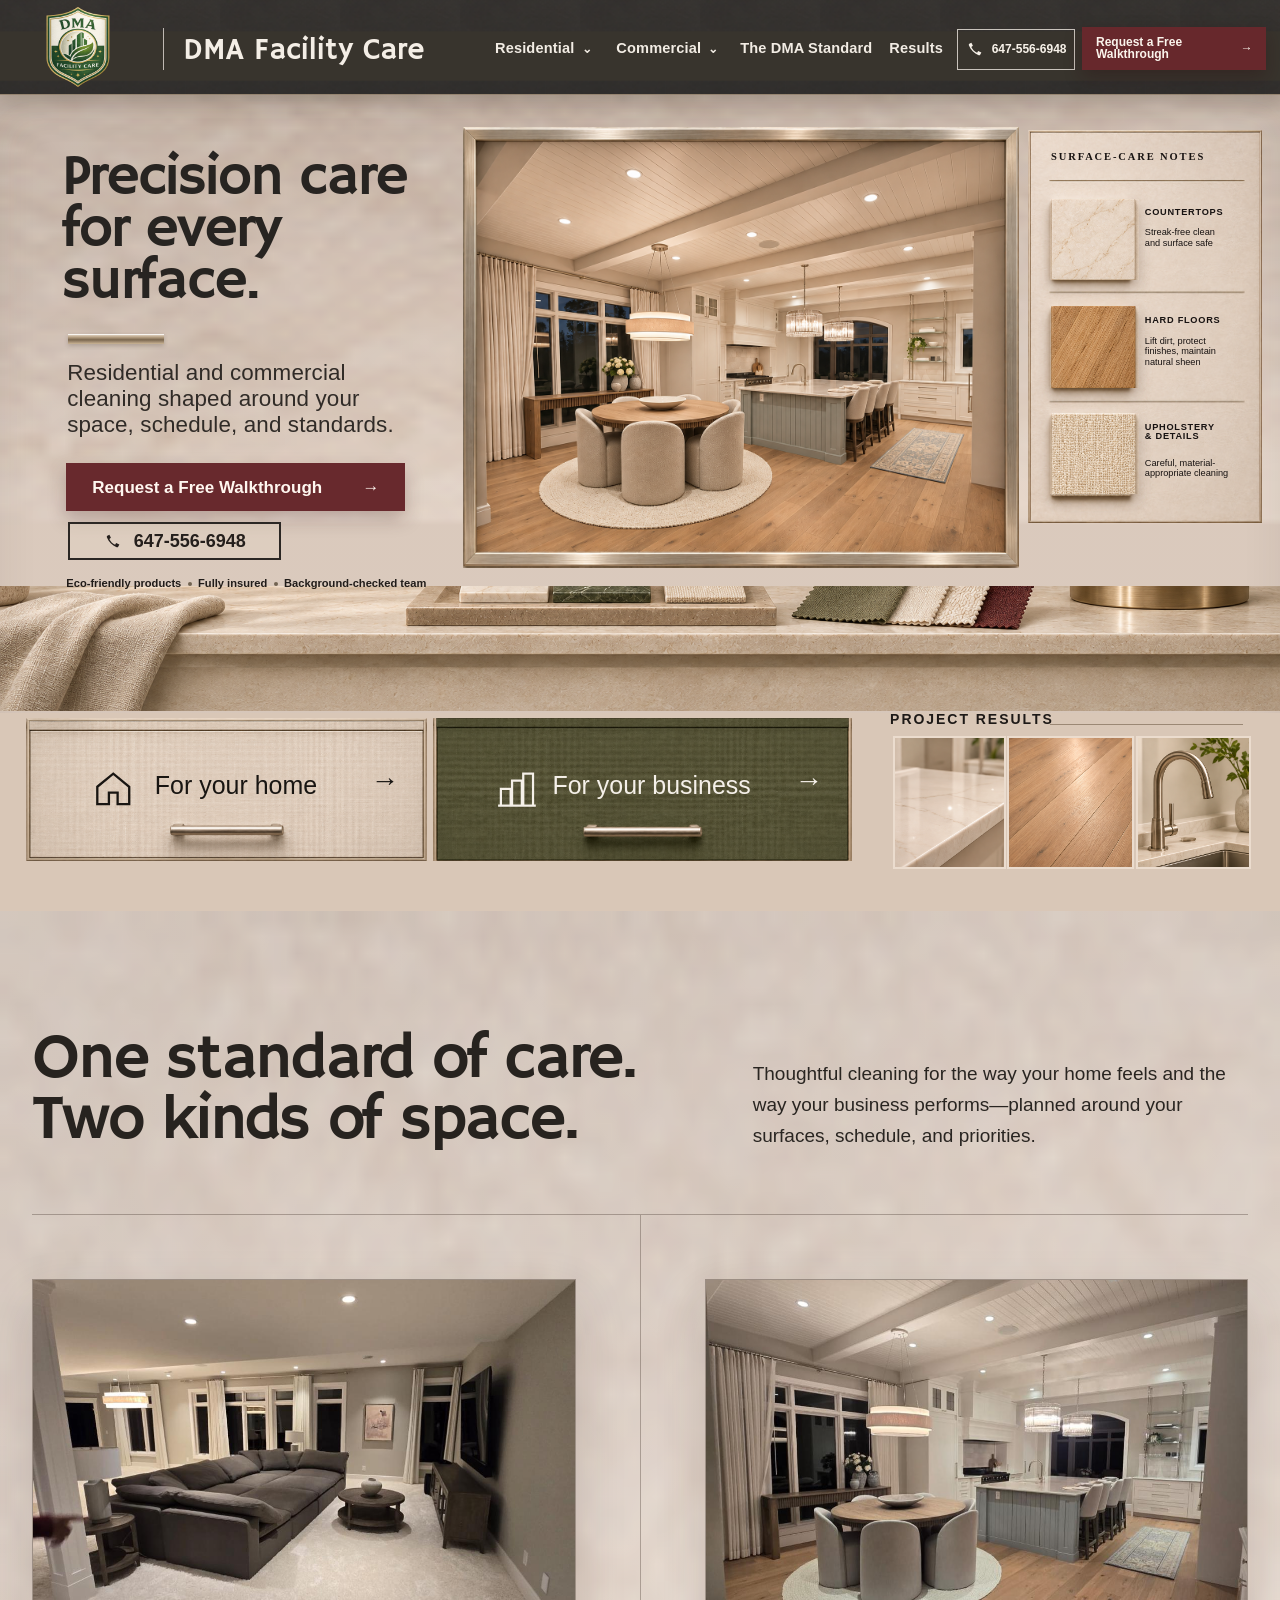
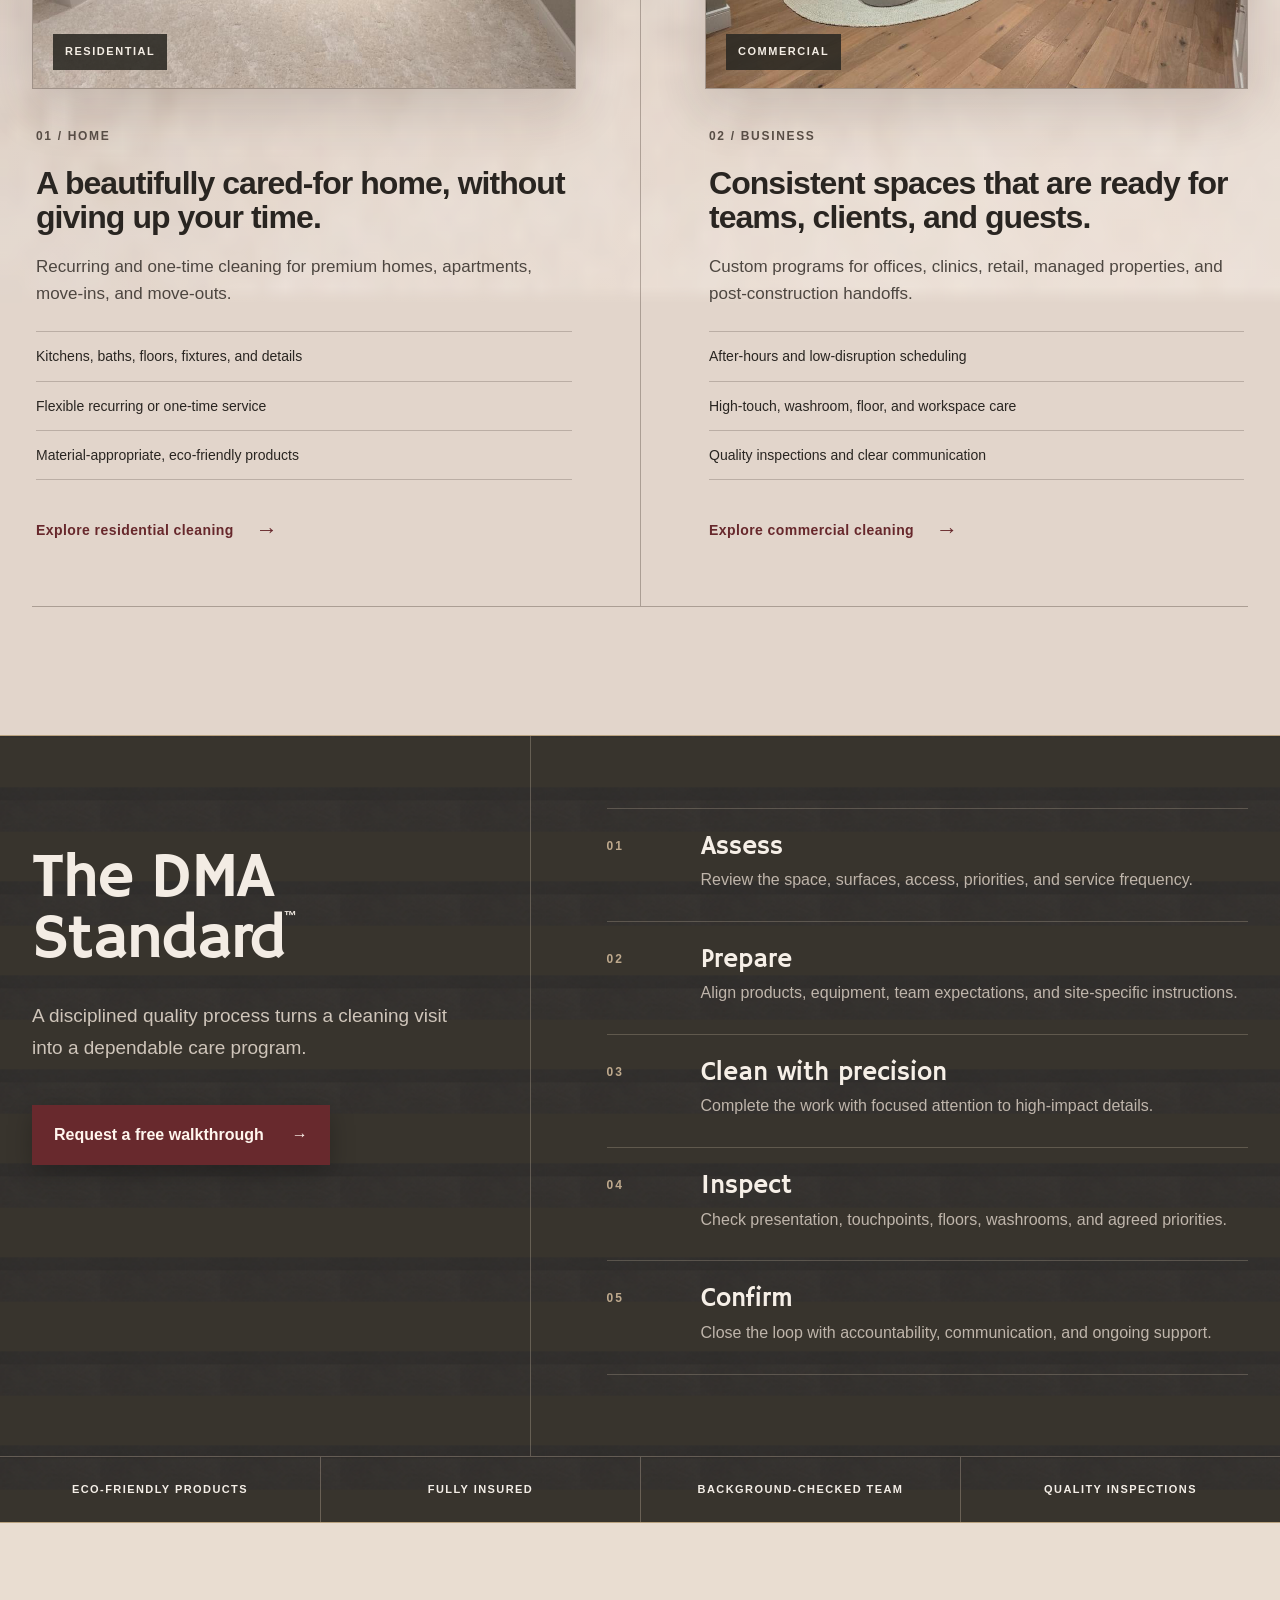
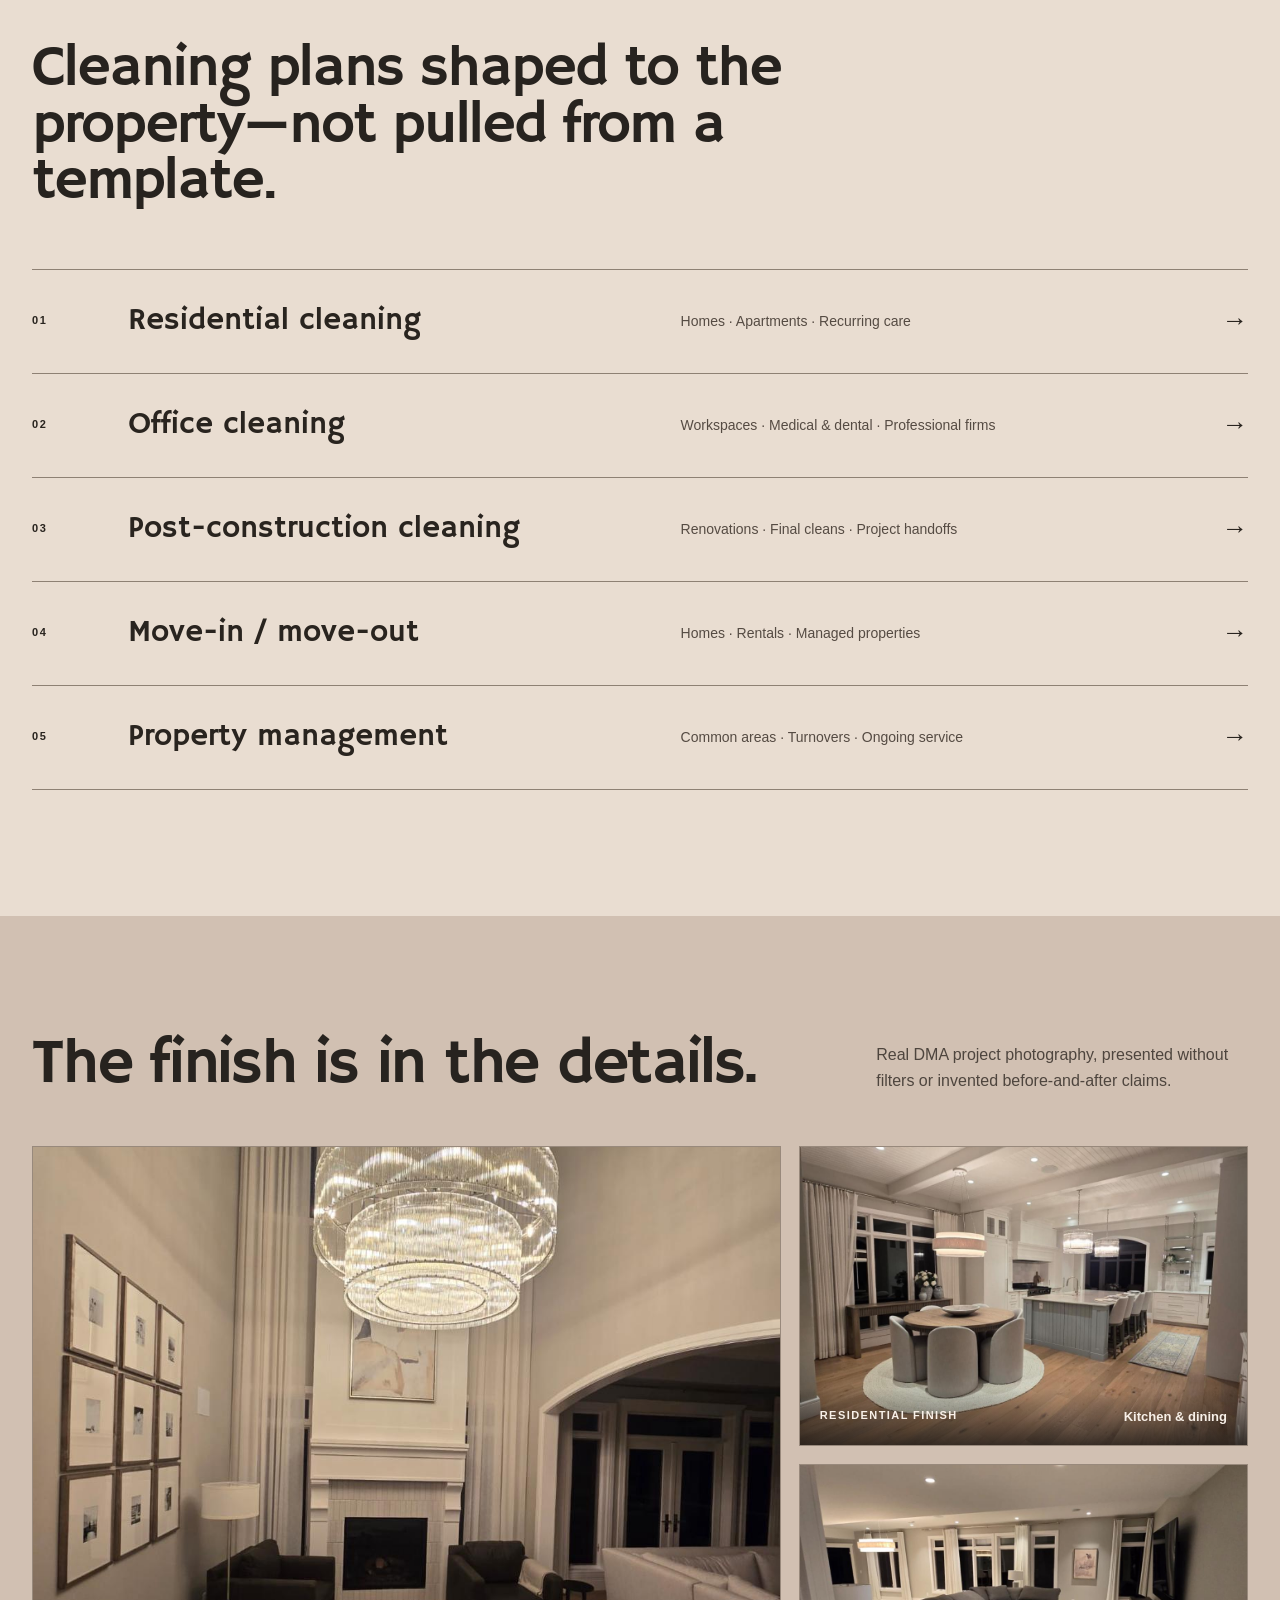
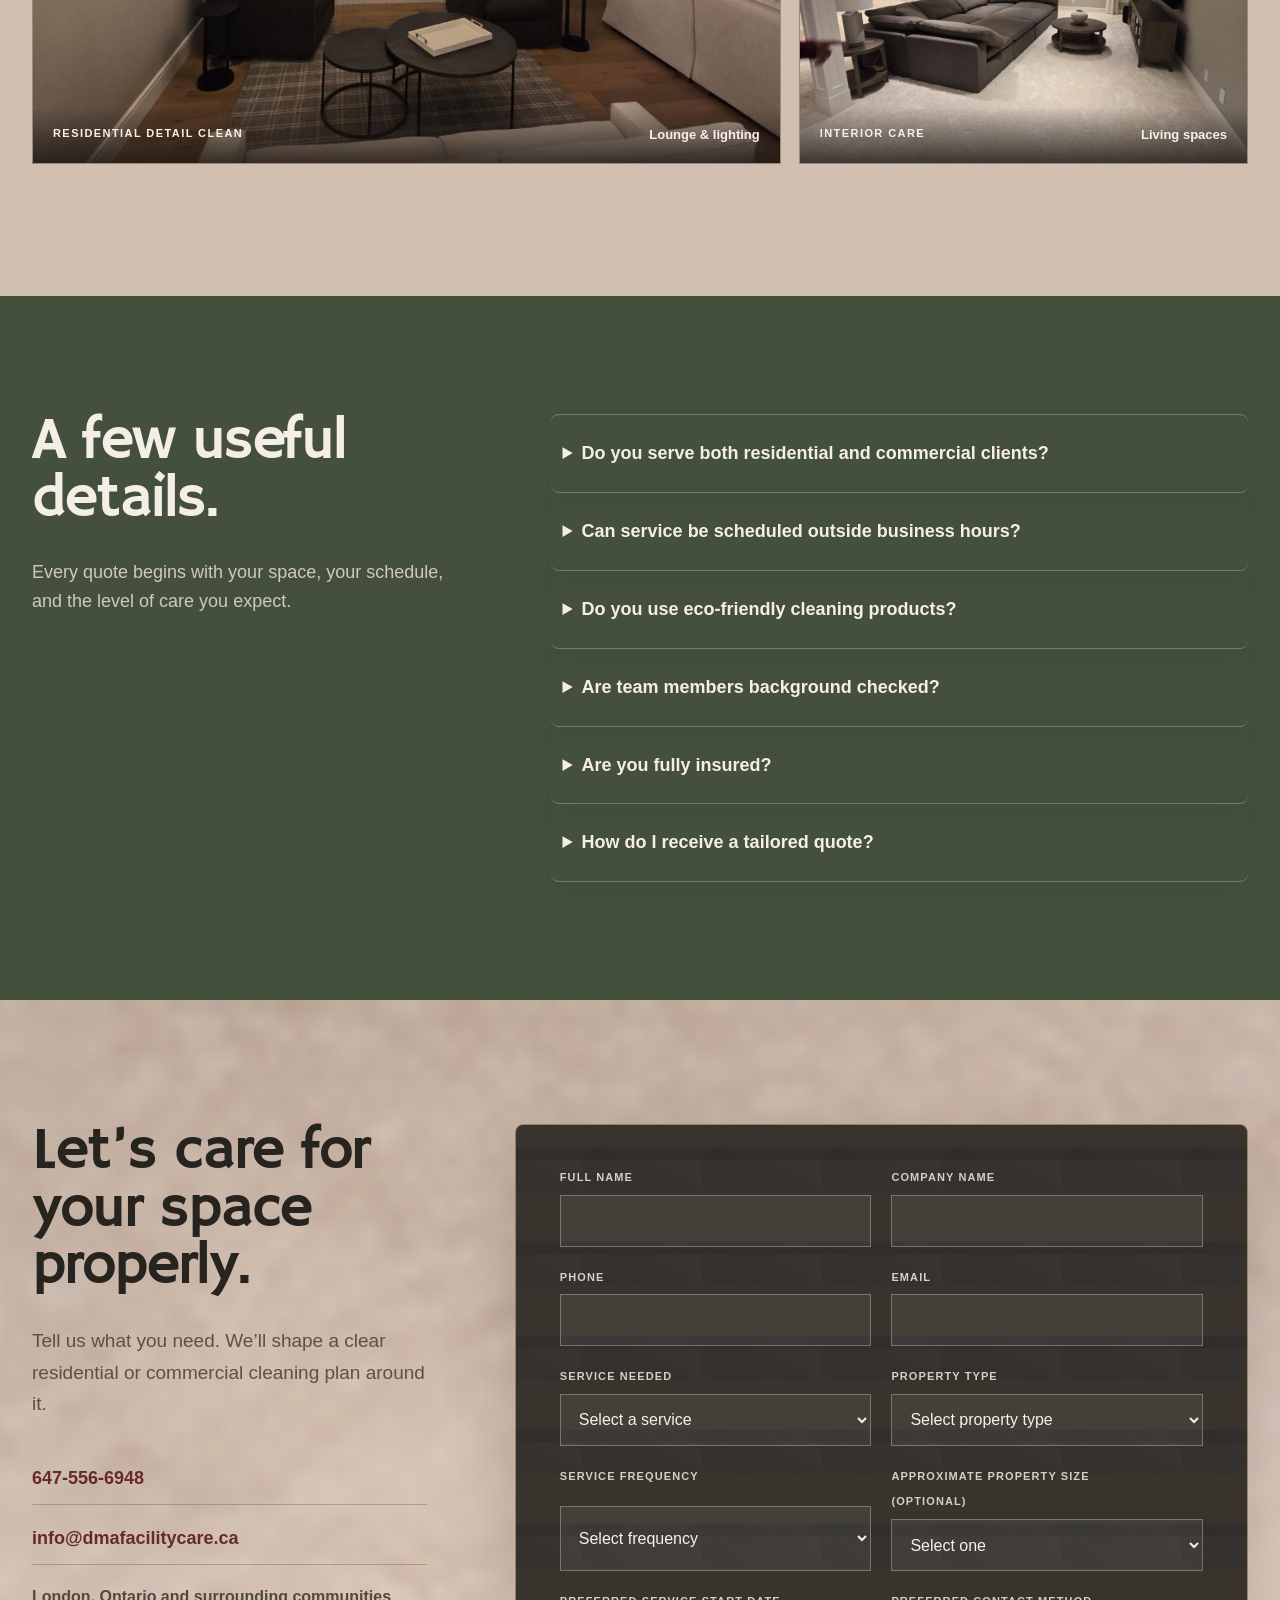
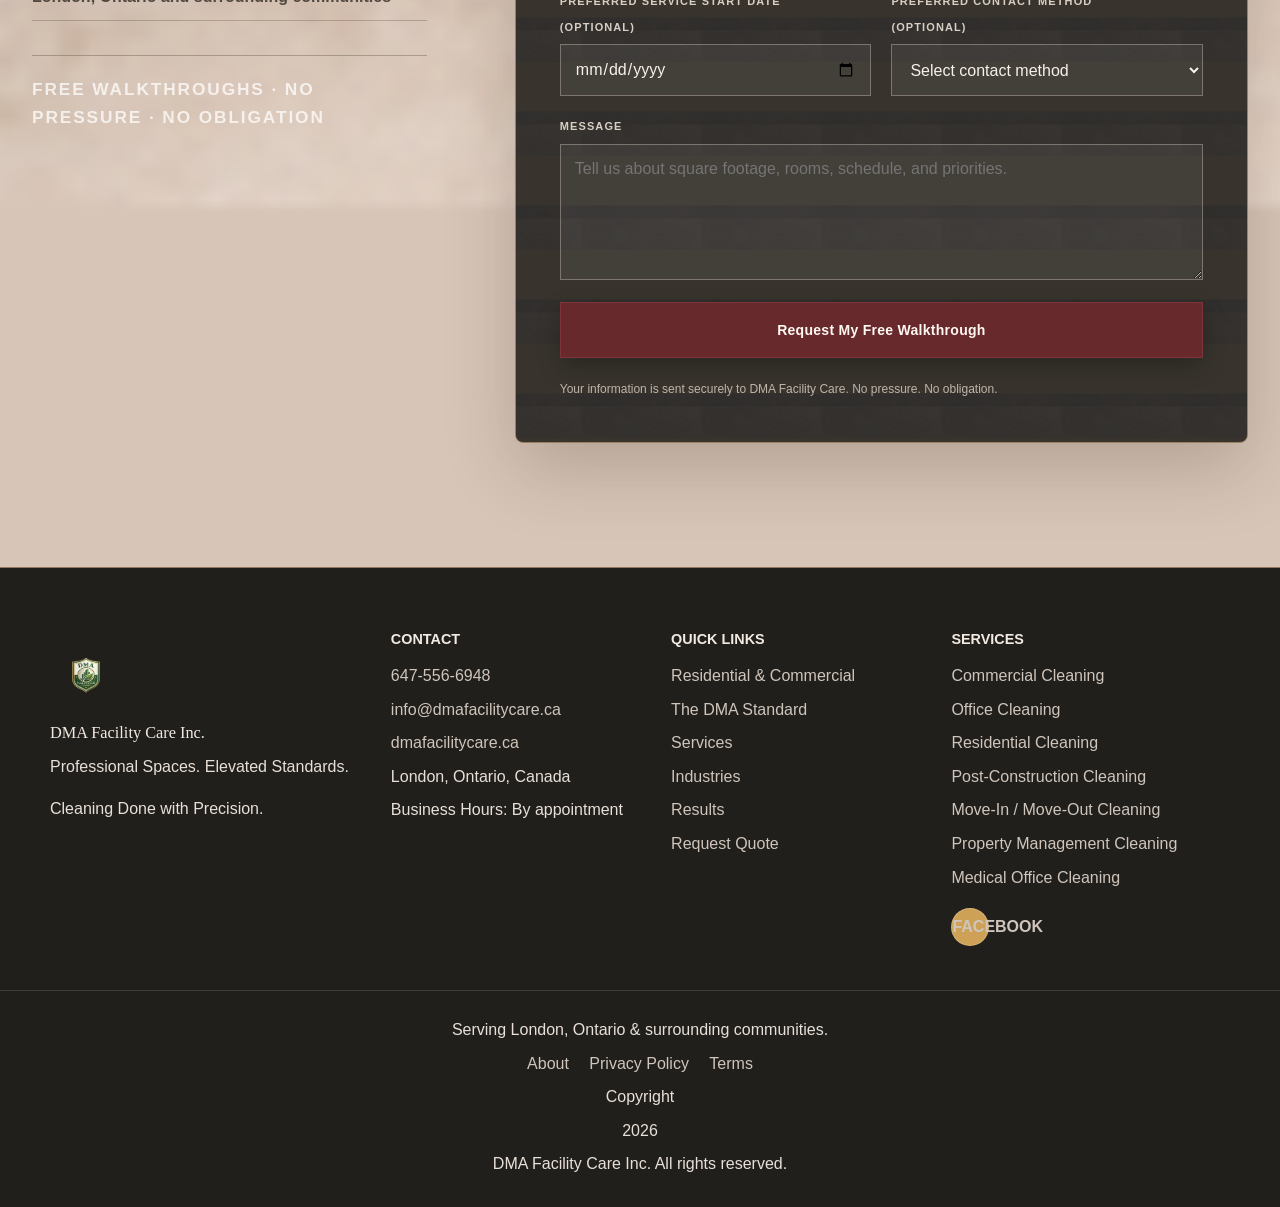
<file: index.html>
<!doctype html>
<html lang="en-CA">
  <head>
    <meta charset="utf-8">
    <meta name="viewport" content="width=device-width, initial-scale=1">
    <title>Commercial & Residential Cleaning in London, Ontario | DMA Facility Care</title>
    <meta name="description" content="Professional commercial and residential cleaning in London, Ontario. Request a free facility walkthrough for office, post-construction, move-in/out, and property-management cleaning.">
    <link rel="canonical" href="https://www.dmafacilitycare.ca/">
    <meta name="theme-color" content="#073d2a">
    <meta property="og:title" content="DMA Facility Care Inc. | Professional Spaces. Elevated Standards.">
    <meta property="og:description" content="Premium residential and commercial cleaning services for London, Ontario businesses, offices, clinics, properties, and homes.">
    <meta property="og:type" content="website">
    <meta property="og:image" content="https://www.dmafacilitycare.ca/assets/dma-premium-cleaning-team.png">
    <meta property="og:url" content="https://www.dmafacilitycare.ca/">
    <meta name="twitter:card" content="summary_large_image">
    <link rel="icon" href="assets/dma-logo.png" type="image/png">
    <link rel="stylesheet" href="styles.css">
    <script type="application/ld+json">
      {
        "@context": "https://schema.org",
        "@type": "LocalBusiness",
        "name": "DMA Facility Care Inc.",
        "image": "assets/dma-logo.png",
        "url": "https://dmafacilitycare.ca",
        "telephone": "+1-647-556-6948",
        "email": "info@dmafacilitycare.ca",
        "address": {
          "@type": "PostalAddress",
          "addressLocality": "London",
          "addressRegion": "Ontario",
          "addressCountry": "CA"
        },
        "areaServed": ["London Ontario", "St. Thomas Ontario", "Komoka Ontario", "Masonville Ontario", "Byron Ontario", "Lambeth Ontario"],
        "description": "Premium residential and commercial cleaning company serving London, Ontario and surrounding communities.",
        "priceRange": "$$",
        "serviceType": ["Residential and Commercial Cleaning", "Office Cleaning", "Post Construction Cleaning", "Move In Move Out Cleaning"]
      }
    </script>
  </head>
  <body>
    <a class="skip-link" href="#main">Skip to content</a>

    <main id="main">
      <section class="surface-study" id="top" aria-labelledby="hero-title">
        <div class="comp-frame">
          <div class="wall-ground" aria-hidden="true"></div>

          <header class="study-header r-header-shell" data-header>
            <a class="study-brand" href="#top" aria-label="DMA Facility Care home">
              <img class="contained-logo" src="assets/plates/brand-logo.png" alt="DMA Facility Care crest" fetchpriority="high">
              <span>DMA Facility Care</span>
            </a>

            <button class="nav-toggle" type="button" data-nav-toggle aria-expanded="false" aria-controls="primary-navigation" aria-label="Open navigation menu">
              <span></span><span></span><span></span><span class="sr-only">Open menu</span>
            </button>

            <nav class="study-nav" id="primary-navigation" data-nav-menu aria-label="Main navigation">
              <a href="residential-cleaning-london-ontario/">Residential <span aria-hidden="true">⌄</span></a>
              <a href="commercial-cleaning-london-ontario/">Commercial <span aria-hidden="true">⌄</span></a>
              <a href="#standard">The DMA Standard</a>
              <a href="#results">Results</a>
            </nav>

            <div class="header-actions">
              <a class="header-phone" href="tel:+16475566948" aria-label="Call DMA Facility Care at 647 556 6948">
                <svg viewBox="0 0 24 24" aria-hidden="true"><path d="M7.2 3.5 4.4 5.1c-.7.4-.9 1.3-.6 2 2.4 6.1 7 10.7 13.1 13.1.7.3 1.6.1 2-.6l1.6-2.8-4.3-2-1.4 2.1c-3.3-1.5-6.2-4.4-7.7-7.7l2.1-1.4-2-4.3Z"/></svg>
                <span>647-556-6948</span>
              </a>
              <a class="header-quote" href="#quote" data-track="free_walkthrough_click">Request a Free Walkthrough <span aria-hidden="true">→</span></a>
            </div>
          </header>

          <div class="hero-offer">
            <h1 id="hero-title">Precision care<br>for every<br>surface.</h1>
            <p>Residential and commercial<br>cleaning shaped around your<br>space, schedule, and standards.</p>
            <div class="offer-actions">
              <a class="hero-quote" href="#quote" data-track="free_walkthrough_click">Request a Free Walkthrough <span aria-hidden="true">→</span></a>
              <a class="hero-phone" href="tel:+16475566948">
                <svg viewBox="0 0 24 24" aria-hidden="true"><path d="M7.2 3.5 4.4 5.1c-.7.4-.9 1.3-.6 2 2.4 6.1 7 10.7 13.1 13.1.7.3 1.6.1 2-.6l1.6-2.8-4.3-2-1.4 2.1c-3.3-1.5-6.2-4.4-7.7-7.7l2.1-1.4-2-4.3Z"/></svg>
                647-556-6948
              </a>
            </div>
            <p class="proof-line">Eco-friendly products <i></i> Fully insured <i></i> Background-checked team</p>
          </div>
          <span class="headline-rule" aria-hidden="true"></span>

          <img class="hero-room-plate r-hero-room" src="assets/plates/hero-room.png" alt="Immaculate kitchen and dining room after professional cleaning">
          <img class="hero-frame-plate r-hero-frame" src="assets/plates/hero-frame.png" alt="" aria-hidden="true">

          <aside class="care-library" aria-label="Surface-care notes">
            <img class="care-panel-plate r-care-panel" src="assets/plates/care-panel.png" alt="" aria-hidden="true">
            <h2 class="care-heading r-care-heading">Surface-care notes</h2>
            <img class="care-swatch r-swatch-counter" src="assets/plates/swatch-counter.png" alt="Pale stone sample">
            <h3 class="care-title r-counter-title">Countertops</h3>
            <p class="care-copy r-counter-copy">Streak-free clean<br>and surface safe</p>
            <img class="care-swatch r-swatch-floor" src="assets/plates/swatch-floor.png" alt="Natural oak sample">
            <h3 class="care-title r-floor-title">Hard floors</h3>
            <p class="care-copy r-floor-copy">Lift dirt, protect<br>finishes, maintain<br>natural sheen</p>
            <img class="care-swatch r-swatch-upholstery" src="assets/plates/swatch-upholstery.png" alt="Woven upholstery sample">
            <h3 class="care-title r-upholstery-title">Upholstery<br>&amp; details</h3>
            <p class="care-copy r-upholstery-copy">Careful, material-<br>appropriate cleaning</p>
          </aside>

          <img class="material-ledge r-material-ledge" src="assets/plates/material-ledge.png" alt="A curated collection of stone, textile, wood, and metal finish samples">

          <a class="service-drawer home-drawer r-home-drawer" href="residential-cleaning-london-ontario/" aria-label="Explore residential cleaning">
            <img src="assets/plates/home-drawer.png" alt="">
            <span class="drawer-label">
              <svg viewBox="0 0 32 32" aria-hidden="true"><path d="m5 15 11-9 11 9v12h-8v-8h-6v8H5V15Z"/></svg>
              <b>For your home</b><i aria-hidden="true">→</i>
            </span>
          </a>

          <a class="service-drawer business-drawer r-business-drawer" href="commercial-cleaning-london-ontario/" aria-label="Explore commercial cleaning">
            <img src="assets/plates/business-drawer.png" alt="">
            <span class="drawer-label">
              <svg viewBox="0 0 32 32" aria-hidden="true"><path d="M5 27V15h7v12m1 0V9h7v18m1 0V4h7v23M3 27h27"/></svg>
              <b>For your business</b><i aria-hidden="true">→</i>
            </span>
          </a>

          <div class="results-rail" id="results">
            <h2 class="results-heading r-results-heading">Project results</h2>
            <img class="r-result-stone" src="assets/plates/result-stone.png" alt="Freshly cleaned pale countertop">
            <img class="r-result-floor" src="assets/plates/result-floor.png" alt="Freshly cleaned natural wood floor">
            <img class="r-result-fixture" src="assets/plates/result-fixture.png" alt="Polished kitchen fixture">
          </div>
        </div>
      </section>

      <section class="audience-section" id="services" aria-labelledby="services-title">
        <div class="library-shell">
          <div class="editorial-intro">
            <h2 id="services-title">One standard of care.<br>Two kinds of space.</h2>
            <p>Thoughtful cleaning for the way your home feels and the way your business performs—planned around your surfaces, schedule, and priorities.</p>
          </div>

          <div class="audience-folios">
            <article class="audience-folio audience-home">
              <div class="folio-image">
                <img src="assets/dma-after-living-room.jpg" loading="lazy" alt="Polished residential living room after DMA Facility Care cleaning">
                <span>Residential</span>
              </div>
              <div class="folio-copy">
                <p class="folio-number">01 / Home</p>
                <h3>A beautifully cared-for home, without giving up your time.</h3>
                <p>Recurring and one-time cleaning for premium homes, apartments, move-ins, and move-outs.</p>
                <ul>
                  <li>Kitchens, baths, floors, fixtures, and details</li>
                  <li>Flexible recurring or one-time service</li>
                  <li>Material-appropriate, eco-friendly products</li>
                </ul>
                <a href="residential-cleaning-london-ontario/">Explore residential cleaning <span aria-hidden="true">→</span></a>
              </div>
            </article>

            <article class="audience-folio audience-business">
              <div class="folio-image">
                <img src="assets/dma-after-kitchen.jpg" loading="lazy" alt="Immaculate commercial-style kitchen and gathering space after cleaning">
                <span>Commercial</span>
              </div>
              <div class="folio-copy">
                <p class="folio-number">02 / Business</p>
                <h3>Consistent spaces that are ready for teams, clients, and guests.</h3>
                <p>Custom programs for offices, clinics, retail, managed properties, and post-construction handoffs.</p>
                <ul>
                  <li>After-hours and low-disruption scheduling</li>
                  <li>High-touch, washroom, floor, and workspace care</li>
                  <li>Quality inspections and clear communication</li>
                </ul>
                <a href="commercial-cleaning-london-ontario/">Explore commercial cleaning <span aria-hidden="true">→</span></a>
              </div>
            </article>
          </div>
        </div>
      </section>

      <section class="standard-ledger" id="standard" aria-labelledby="standard-title">
        <div class="library-shell standard-ledger-grid">
          <div class="standard-lead">
            <h2 id="standard-title">The DMA Standard<sup>™</sup></h2>
            <p>A disciplined quality process turns a cleaning visit into a dependable care program.</p>
            <a class="oxblood-link" href="#quote" data-track="free_walkthrough_click">Request a free walkthrough <span aria-hidden="true">→</span></a>
          </div>
          <ol class="standard-list">
            <li><span>01</span><div><h3>Assess</h3><p>Review the space, surfaces, access, priorities, and service frequency.</p></div></li>
            <li><span>02</span><div><h3>Prepare</h3><p>Align products, equipment, team expectations, and site-specific instructions.</p></div></li>
            <li><span>03</span><div><h3>Clean with precision</h3><p>Complete the work with focused attention to high-impact details.</p></div></li>
            <li><span>04</span><div><h3>Inspect</h3><p>Check presentation, touchpoints, floors, washrooms, and agreed priorities.</p></div></li>
            <li><span>05</span><div><h3>Confirm</h3><p>Close the loop with accountability, communication, and ongoing support.</p></div></li>
          </ol>
        </div>
        <div class="trust-ledger" aria-label="DMA Facility Care trust highlights">
          <span>Eco-friendly products</span><span>Fully insured</span><span>Background-checked team</span><span>Quality inspections</span>
        </div>
      </section>

      <section class="service-catalogue" id="industries" aria-labelledby="catalogue-title">
        <div class="library-shell">
          <div class="catalogue-head">
            <h2 id="catalogue-title">Cleaning plans shaped to the property—not pulled from a template.</h2>
          </div>
          <div class="catalogue-rows">
            <a href="residential-cleaning-london-ontario/"><span>01</span><strong>Residential cleaning</strong><em>Homes · Apartments · Recurring care</em><i>→</i></a>
            <a href="office-cleaning-london-ontario/"><span>02</span><strong>Office cleaning</strong><em>Workspaces · Medical &amp; dental · Professional firms</em><i>→</i></a>
            <a href="post-construction-cleaning-london-ontario/"><span>03</span><strong>Post-construction cleaning</strong><em>Renovations · Final cleans · Project handoffs</em><i>→</i></a>
            <a href="move-in-move-out-cleaning-london-ontario/"><span>04</span><strong>Move-in / move-out</strong><em>Homes · Rentals · Managed properties</em><i>→</i></a>
            <a href="property-management-cleaning-london-ontario/"><span>05</span><strong>Property management</strong><em>Common areas · Turnovers · Ongoing service</em><i>→</i></a>
          </div>
        </div>
      </section>

      <section class="project-section" aria-labelledby="project-title">
        <div class="library-shell">
          <div class="project-heading">
            <div>
              <h2 id="project-title">The finish is in the details.</h2>
            </div>
            <p>Real DMA project photography, presented without filters or invented before-and-after claims.</p>
          </div>
          <div class="project-grid">
            <figure class="project-main"><img src="assets/dma-after-lounge.jpg" loading="lazy" alt="Polished lounge after DMA Facility Care detailed cleaning"><figcaption><span>Residential detail clean</span><b>Lounge &amp; lighting</b></figcaption></figure>
            <figure><img src="assets/dma-after-kitchen.jpg" loading="lazy" alt="Clean kitchen and dining space after DMA Facility Care cleaning"><figcaption><span>Residential finish</span><b>Kitchen &amp; dining</b></figcaption></figure>
            <figure><img src="assets/dma-after-living-room.jpg" loading="lazy" alt="Clean luxury living room after DMA Facility Care cleaning"><figcaption><span>Interior care</span><b>Living spaces</b></figcaption></figure>
          </div>
        </div>
      </section>

      <section class="faq-library" aria-labelledby="faq-title">
        <div class="library-shell faq-library-grid">
          <div>
            <h2 id="faq-title">A few useful details.</h2>
            <p>Every quote begins with your space, your schedule, and the level of care you expect.</p>
          </div>
          <div class="faq-list">
            <details><summary>Do you serve both residential and commercial clients?</summary><p>Yes. DMA Facility Care provides residential and commercial cleaning in London, Ontario and surrounding communities.</p></details>
            <details><summary>Can service be scheduled outside business hours?</summary><p>Yes. Commercial plans can be scheduled before or after hours to reduce disruption for staff, clients, and visitors.</p></details>
            <details><summary>Do you use eco-friendly cleaning products?</summary><p>DMA prioritizes eco-friendly cleaning options where appropriate for the space and surface.</p></details>
            <details><summary>Are team members background checked?</summary><p>Yes. DMA’s approved service information states that its cleaning team is background checked.</p></details>
            <details><summary>Are you fully insured?</summary><p>Yes. DMA Facility Care operates as a fully insured cleaning business.</p></details>
            <details><summary>How do I receive a tailored quote?</summary><p>Submit the form below or call 647-556-6948. DMA will review the property, scope, frequency, and priorities with you.</p></details>
          </div>
        </div>
      </section>

      <section class="quote-section premium-quote" id="quote" aria-labelledby="quote-title">
        <div class="library-shell quote-layout">
          <div class="quote-copy">
            <h2 id="quote-title">Let’s care for your space properly.</h2>
            <p>Tell us what you need. We’ll shape a clear residential or commercial cleaning plan around it.</p>
            <div class="quote-contact">
              <a href="tel:+16475566948">647-556-6948</a>
              <a href="mailto:info@dmafacilitycare.ca">info@dmafacilitycare.ca</a>
              <span>London, Ontario and surrounding communities</span>
            </div>
            <p class="consultation-note">Free walkthroughs · No pressure · No obligation</p>
          </div>

          <form class="quote-form" id="quote-form" name="quote-request" action="https://formspree.io/f/mzdnazad" method="post" aria-label="Quote request form">
            <input class="form-honeypot" type="text" name="_gotcha" tabindex="-1" autocomplete="off" aria-hidden="true">
            <label for="quote-name">
              Full Name
              <input id="quote-name" type="text" name="name" autocomplete="name" required>
            </label>
            <label for="quote-company">
              Company Name
              <input id="quote-company" type="text" name="company" autocomplete="organization">
            </label>
            <label for="quote-phone">
              Phone
              <input id="quote-phone" type="tel" name="phone" autocomplete="tel" inputmode="tel" required>
            </label>
            <label for="quote-email">
              Email
              <input id="quote-email" type="email" name="email" autocomplete="email" inputmode="email" required>
            </label>
            <label for="quote-service">
              Service Needed
              <select id="quote-service" name="service" required>
                <option value="">Select a service</option>
                <option>Residential and Commercial Cleaning</option>
                <option>Office Cleaning</option>
                <option>Post Construction Cleaning</option>
                <option>Move-In / Move-Out Cleaning</option>
              </select>
            </label>
            <label for="quote-property-type">
              Property Type
              <select id="quote-property-type" name="property-type" required>
                <option value="">Select property type</option>
                <option>Office or Corporate Facility</option>
                <option>Medical or Dental Clinic</option>
                <option>Retail or Commercial Space</option>
                <option>Construction or Renovation Site</option>
                <option>Residential Home</option>
                <option>Property Management</option>
              </select>
            </label>
            <label for="quote-frequency">
              Service Frequency
              <select id="quote-frequency" name="frequency" required>
                <option value="">Select frequency</option>
                <option>One-Time Cleaning</option>
                <option>Multiple times per week</option>
                <option>Weekly</option>
                <option>Biweekly</option>
                <option>Monthly</option>
                <option>Custom</option>
                <option>Not Sure Yet</option>
              </select>
            </label>
            <label for="quote-size">
              Approximate Property Size <span aria-hidden="true">(optional)</span>
              <select id="quote-size" name="property_size">
                <option value="">Select one</option>
                <option>Under 1,000 sq ft</option><option>1,000-2,500 sq ft</option><option>2,500-5,000 sq ft</option><option>5,000-10,000 sq ft</option><option>10,000+ sq ft</option><option>Not sure</option>
              </select>
            </label>
            <label for="quote-start-date">
              Preferred Service Start Date <span aria-hidden="true">(optional)</span>
              <input id="quote-start-date" name="preferred_start_date" type="date">
            </label>
            <label for="quote-preferred-contact">
              Preferred Contact Method <span aria-hidden="true">(optional)</span>
              <select id="quote-preferred-contact" name="preferred-contact">
                <option value="">Select contact method</option>
                <option>Phone</option>
                <option>Email</option>
                <option>Text Message</option>
                <option>No Preference</option>
              </select>
            </label>
            <label class="full" for="quote-message">
              Message
              <textarea id="quote-message" name="message" rows="5" placeholder="Tell us about square footage, rooms, schedule, and priorities."></textarea>
            </label>
            <button class="button button-primary full" type="submit">Request My Free Walkthrough</button>
            <p class="form-status full" data-form-status role="status" aria-live="polite"></p>
            <p class="form-note full">Your information is sent securely to DMA Facility Care. No pressure. No obligation.</p>
          </form>
        </div>
      </section>
    </main>

    <footer class="site-footer">
      <div class="container footer-grid">
        <div>
          <a class="footer-brand" href="#top">
            <img src="assets/dma-logo.png" width="92" height="92" loading="lazy" alt="DMA Facility Care logo">
            <span>DMA Facility Care Inc.</span>
          </a>
          <p>Professional Spaces. Elevated Standards.</p>
          <p>Cleaning Done with Precision.</p>
        </div>
        <div>
          <h2>Contact</h2>
          <a href="tel:+16475566948">647-556-6948</a>
          <a href="mailto:info@dmafacilitycare.ca">info@dmafacilitycare.ca</a>
          <a href="https://dmafacilitycare.ca">dmafacilitycare.ca</a>
          <span>London, Ontario, Canada</span>
          <span>Business Hours: By appointment</span>
        </div>
        <div>
          <h2>Quick Links</h2>
          <a href="#services">Residential &amp; Commercial</a>
          <a href="#standard">The DMA Standard</a>
          <a href="#services">Services</a>
          <a href="#industries">Industries</a>
          <a href="#results">Results</a>
          <a href="#quote">Request Quote</a>
        </div>
        <div>
          <h2>Services</h2>
          <a href="commercial-cleaning-london-ontario/">Commercial Cleaning</a>
          <a href="office-cleaning-london-ontario/">Office Cleaning</a>
          <a href="residential-cleaning-london-ontario/">Residential Cleaning</a>
          <a href="post-construction-cleaning-london-ontario/">Post-Construction Cleaning</a>
          <a href="move-in-move-out-cleaning-london-ontario/">Move-In / Move-Out Cleaning</a>
          <a href="property-management-cleaning-london-ontario/">Property Management Cleaning</a>
          <a href="medical-office-cleaning-london-ontario/">Medical Office Cleaning</a>
          <div class="socials" aria-label="Social media">
            <a href="https://www.facebook.com/profile.php?id=61590904551824" target="_blank" rel="noopener noreferrer" aria-label="DMA Facility Care on Facebook">Facebook</a>
          </div>
        </div>
      </div>
      <div class="footer-bottom">
        <span>Serving London, Ontario &amp; surrounding communities.</span>
        <a href="about/">About</a> <a href="privacy-policy/">Privacy Policy</a> <a href="terms/">Terms</a>
        <span>Copyright <span data-year></span> DMA Facility Care Inc. All rights reserved.</span>
      </div>
    </footer>

    <script src="script.js"></script>
  </body>
</html>
</file>
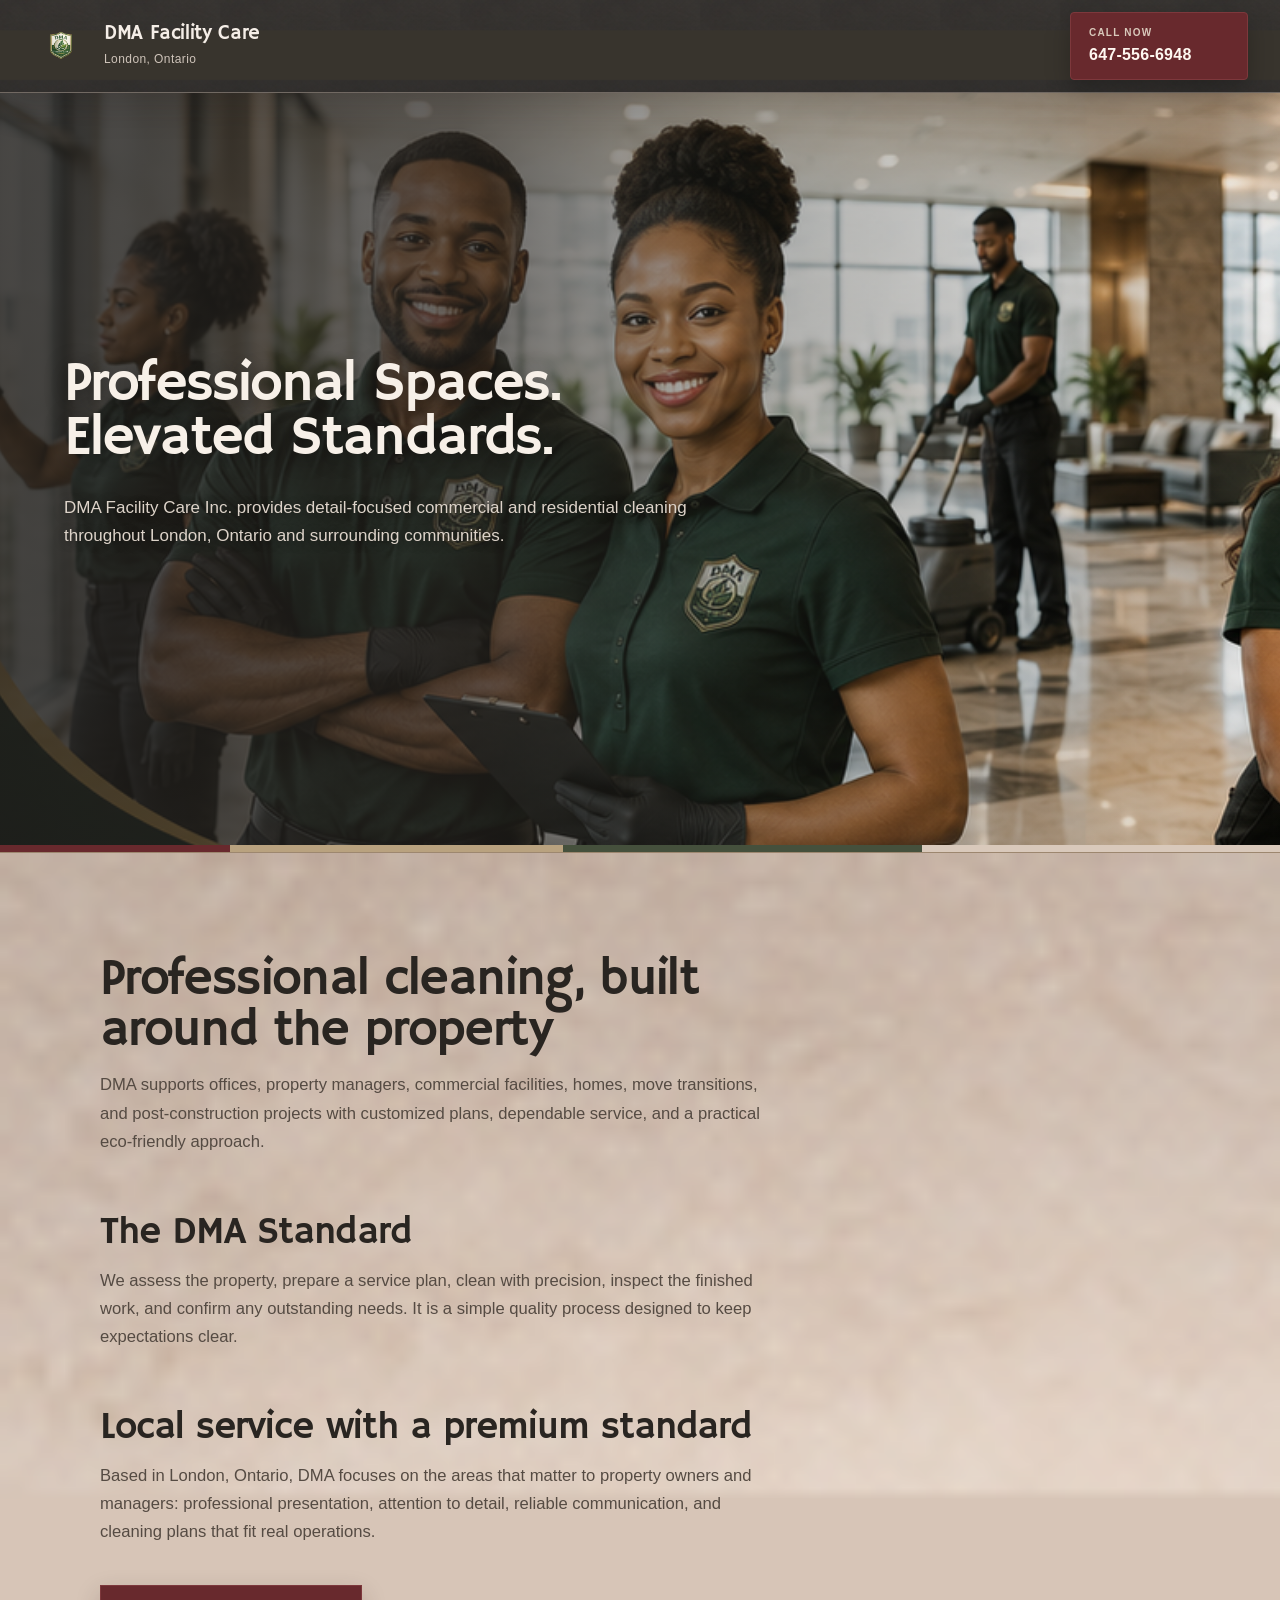
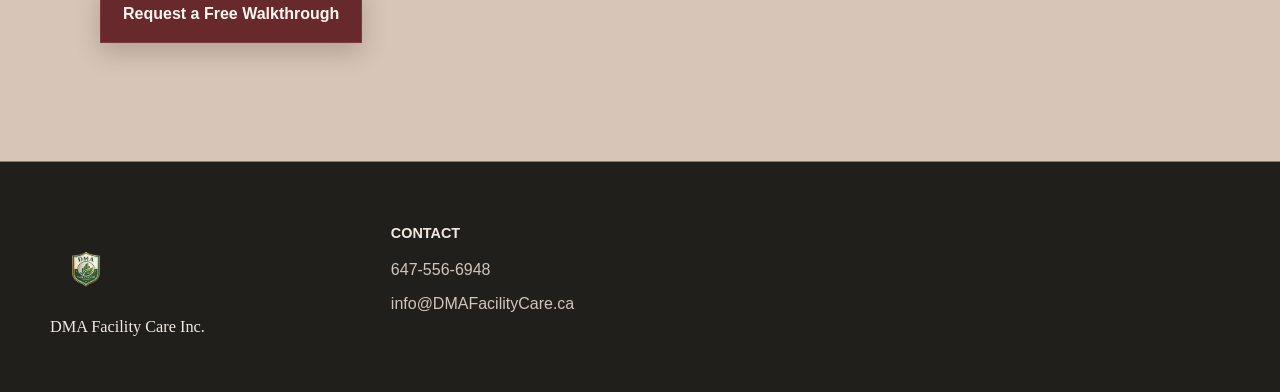
<file: about/index.html>
<!doctype html><html lang="en-CA"><head><meta charset="utf-8"><meta name="viewport" content="width=device-width, initial-scale=1"><title>About DMA Facility Care | London, Ontario</title><meta name="description" content="Learn about DMA Facility Care Inc., a professional commercial and residential cleaning company serving London, Ontario."><link rel="canonical" href="https://www.dmafacilitycare.ca/about/"><link rel="stylesheet" href="../styles.css"></head><body><a class="skip-link" href="#main">Skip to content</a><header class="site-header is-scrolled"><nav class="nav-shell" aria-label="Main navigation"><a class="brand" href="../"><img src="../assets/dma-logo.png" alt="DMA Facility Care logo"><span><strong>DMA Facility Care</strong><small>London, Ontario</small></span></a><a class="nav-call" href="tel:6475566948"><span>Call Now</span><strong>647-556-6948</strong></a></nav></header><main id="main"><section class="page-hero"><div class="container"><span class="section-kicker">About DMA</span><h1>Professional Spaces. Elevated Standards.</h1><p>DMA Facility Care Inc. provides detail-focused commercial and residential cleaning throughout London, Ontario and surrounding communities.</p></div></section><section class="section"><div class="container page-content"><h2>Professional cleaning, built around the property</h2><p>DMA supports offices, property managers, commercial facilities, homes, move transitions, and post-construction projects with customized plans, dependable service, and a practical eco-friendly approach.</p><h2>The DMA Standard</h2><p>We assess the property, prepare a service plan, clean with precision, inspect the finished work, and confirm any outstanding needs. It is a simple quality process designed to keep expectations clear.</p><h2>Local service with a premium standard</h2><p>Based in London, Ontario, DMA focuses on the areas that matter to property owners and managers: professional presentation, attention to detail, reliable communication, and cleaning plans that fit real operations.</p><a class="button button-primary" href="../#quote">Request a Free Walkthrough</a></div></section></main><footer class="site-footer"><div class="container footer-grid"><div><a class="footer-brand" href="../"><img src="../assets/dma-logo.png" alt="DMA Facility Care logo"><span>DMA Facility Care Inc.</span></a></div><div><h2>Contact</h2><a href="tel:6475566948">647-556-6948</a><a href="mailto:info@DMAFacilityCare.ca">info@DMAFacilityCare.ca</a></div></div></footer></body></html>
</file>
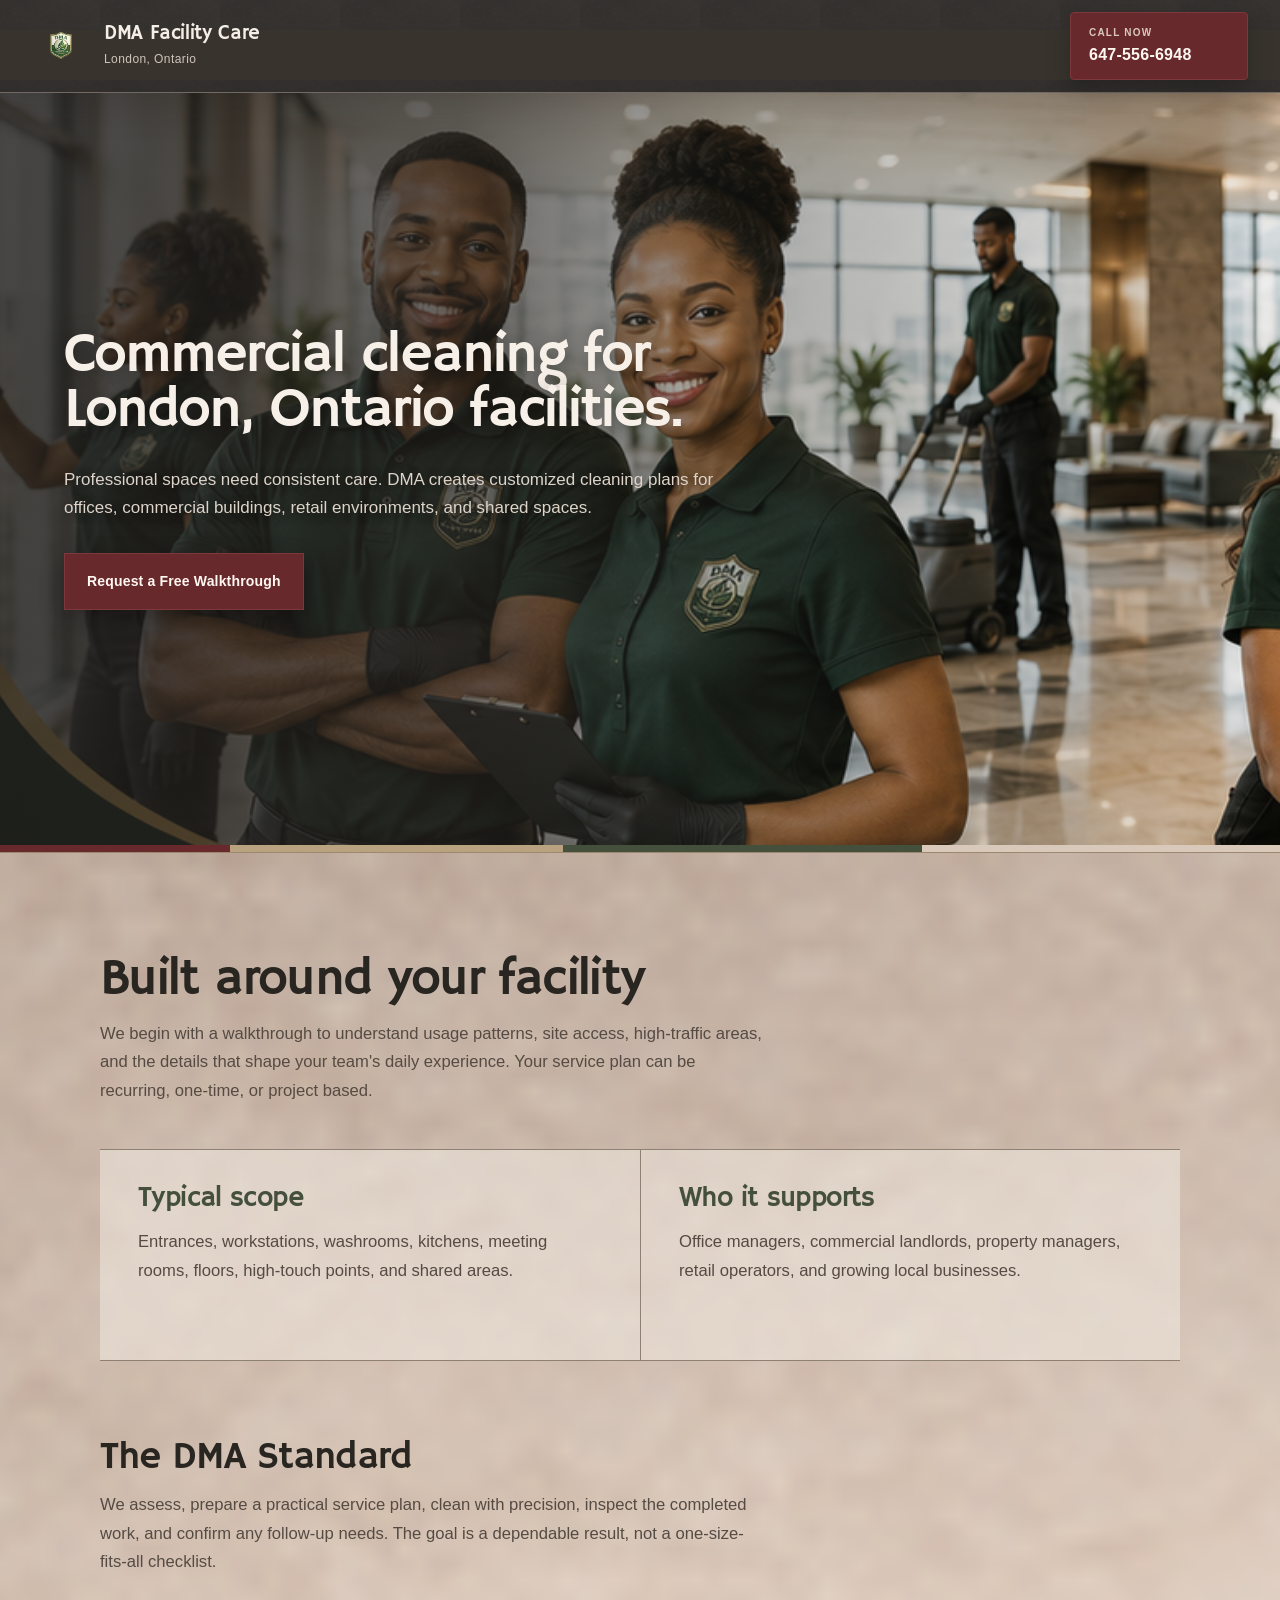
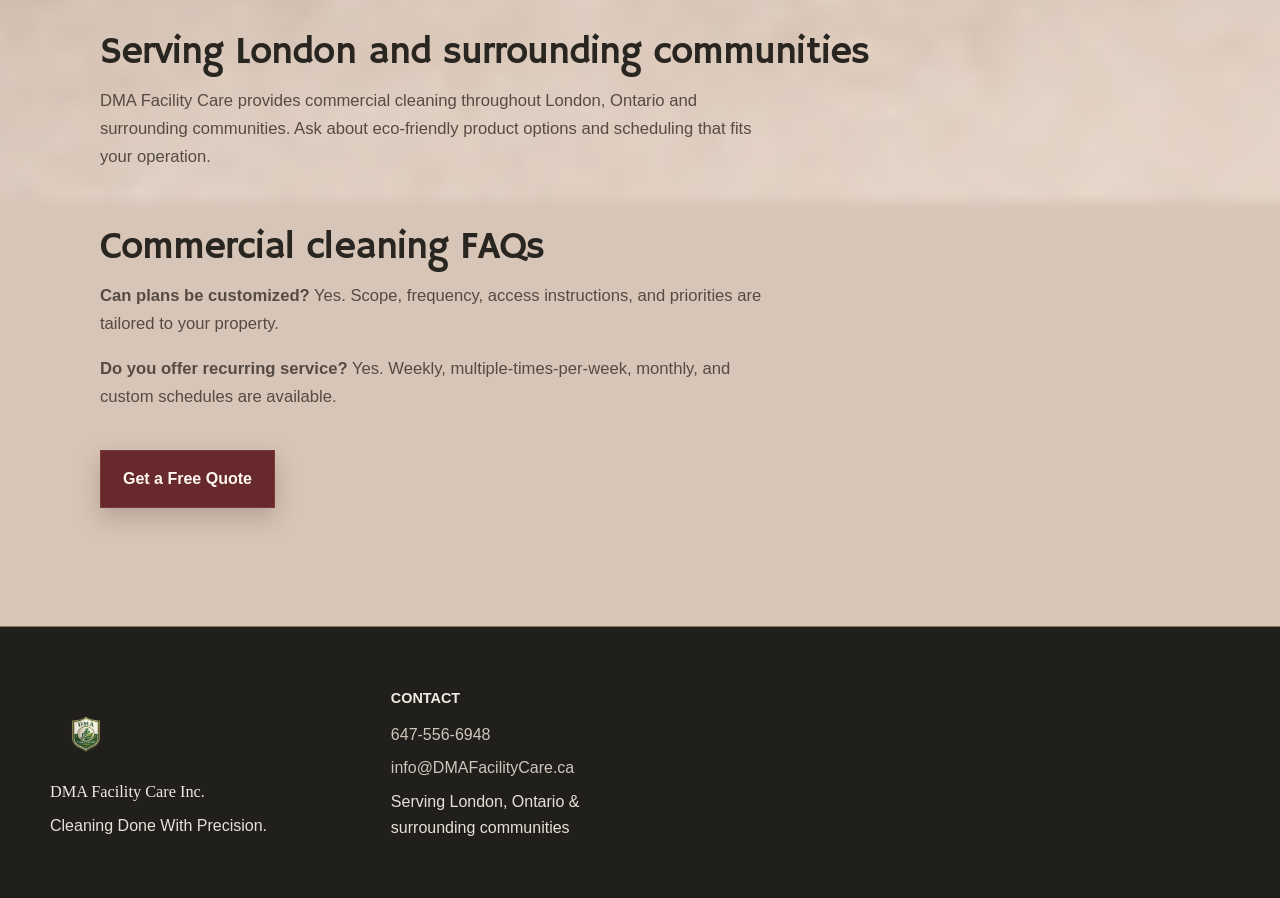
<file: commercial-cleaning-london-ontario/index.html>
<!doctype html><html lang="en-CA"><head><meta charset="utf-8"><meta name="viewport" content="width=device-width, initial-scale=1"><title>Commercial Cleaning London, Ontario | DMA Facility Care</title><meta name="description" content="Customized commercial cleaning for offices, retail, common areas and facilities in London, Ontario."><link rel="canonical" href="https://www.dmafacilitycare.ca/commercial-cleaning-london-ontario/"><link rel="stylesheet" href="../styles.css"></head><body><a class="skip-link" href="#main">Skip to content</a><header class="site-header is-scrolled"><nav class="nav-shell" aria-label="Main navigation"><a class="brand" href="../"><img src="../assets/dma-logo.png" alt="DMA Facility Care logo"><span><strong>DMA Facility Care</strong><small>London, Ontario</small></span></a><a class="nav-call" href="tel:6475566948"><span>Call Now</span><strong>647-556-6948</strong></a></nav></header><main id="main"><section class="page-hero"><div class="container"><span class="section-kicker">Commercial Cleaning</span><h1>Commercial cleaning for London, Ontario facilities.</h1><p>Professional spaces need consistent care. DMA creates customized cleaning plans for offices, commercial buildings, retail environments, and shared spaces.</p><a class="button button-primary" href="../#quote">Request a Free Walkthrough</a></div></section><section class="section"><div class="container page-content"><h2>Built around your facility</h2><p>We begin with a walkthrough to understand usage patterns, site access, high-traffic areas, and the details that shape your team's daily experience. Your service plan can be recurring, one-time, or project based.</p><div class="scope-grid"><article><h3>Typical scope</h3><p>Entrances, workstations, washrooms, kitchens, meeting rooms, floors, high-touch points, and shared areas.</p></article><article><h3>Who it supports</h3><p>Office managers, commercial landlords, property managers, retail operators, and growing local businesses.</p></article></div><h2>The DMA Standard</h2><p>We assess, prepare a practical service plan, clean with precision, inspect the completed work, and confirm any follow-up needs. The goal is a dependable result, not a one-size-fits-all checklist.</p><h2>Serving London and surrounding communities</h2><p>DMA Facility Care provides commercial cleaning throughout London, Ontario and surrounding communities. Ask about eco-friendly product options and scheduling that fits your operation.</p><h2>Commercial cleaning FAQs</h2><p><strong>Can plans be customized?</strong> Yes. Scope, frequency, access instructions, and priorities are tailored to your property.</p><p><strong>Do you offer recurring service?</strong> Yes. Weekly, multiple-times-per-week, monthly, and custom schedules are available.</p><a class="button button-primary" href="../#quote">Get a Free Quote</a></div></section></main><footer class="site-footer"><div class="container footer-grid"><div><a class="footer-brand" href="../"><img src="../assets/dma-logo.png" alt="DMA Facility Care logo"><span>DMA Facility Care Inc.</span></a><p>Cleaning Done With Precision.</p></div><div><h2>Contact</h2><a href="tel:6475566948">647-556-6948</a><a href="mailto:info@DMAFacilityCare.ca">info@DMAFacilityCare.ca</a><span>Serving London, Ontario &amp; surrounding communities</span></div></div></footer></body></html>
</file>
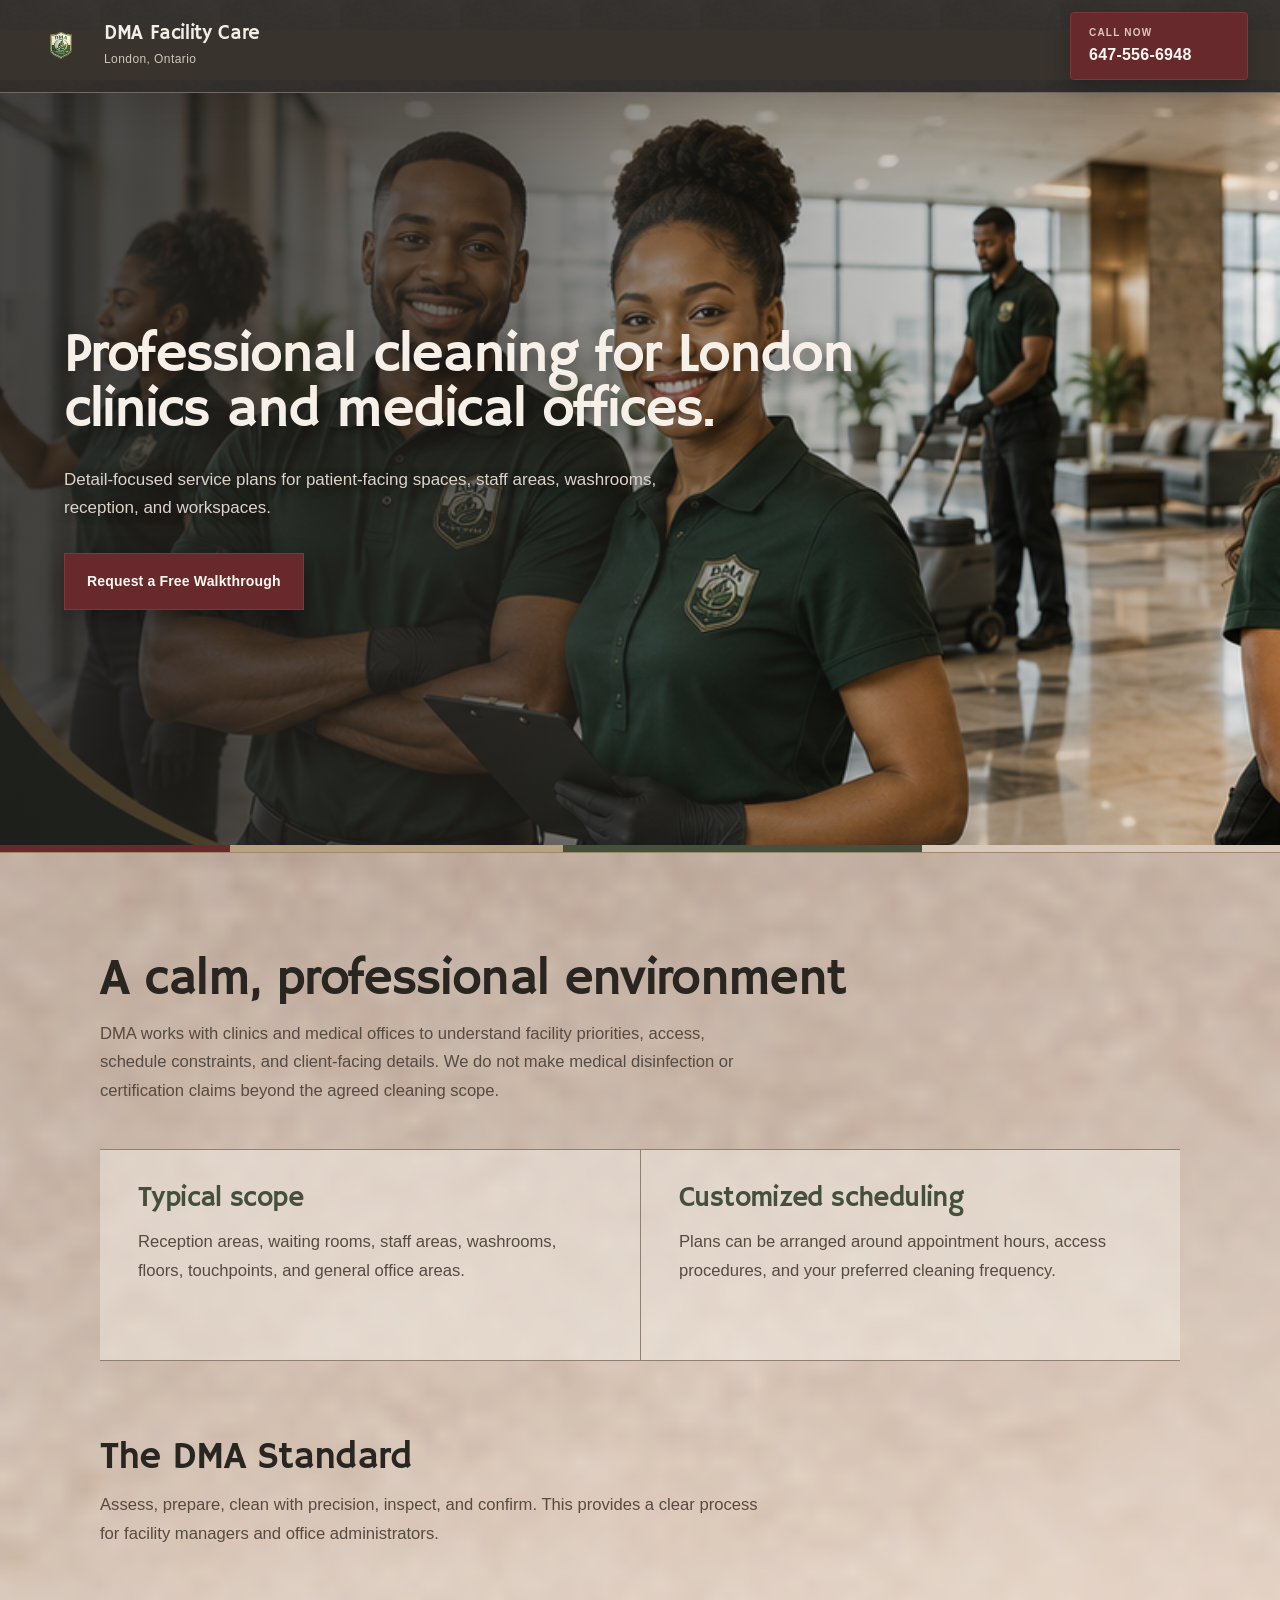
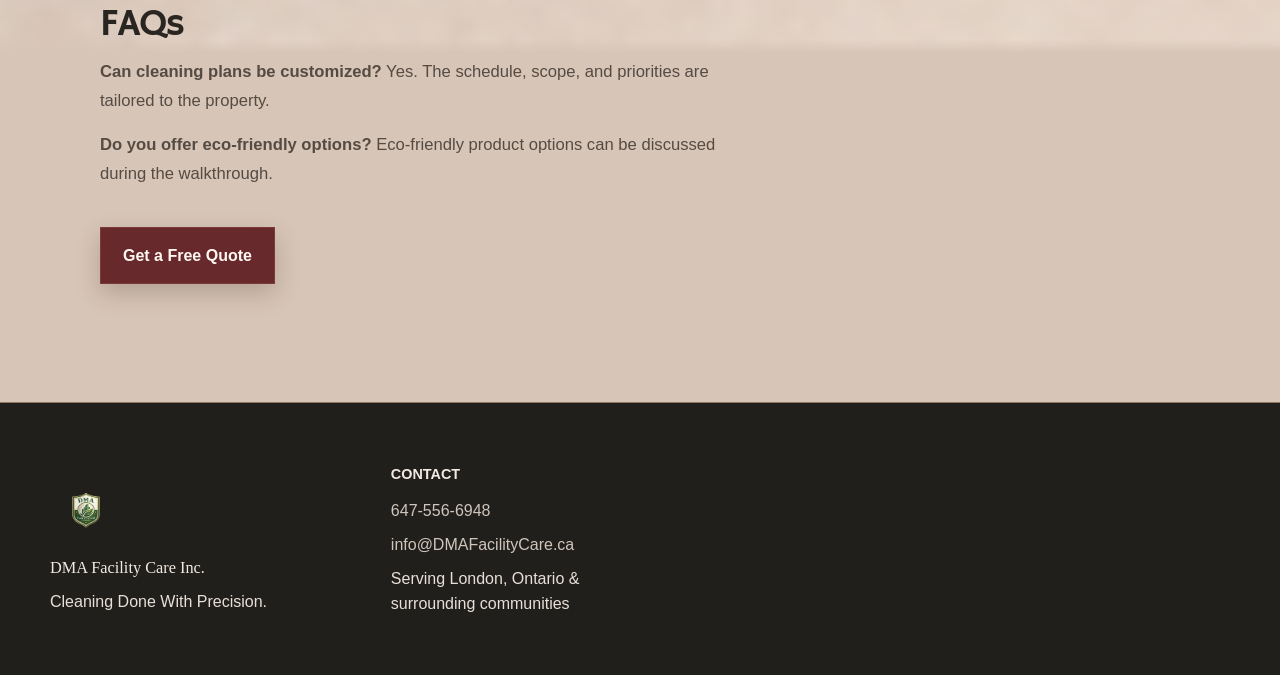
<file: medical-office-cleaning-london-ontario/index.html>
<!doctype html><html lang="en-CA"><head><meta charset="utf-8"><meta name="viewport" content="width=device-width, initial-scale=1"><title>Medical Office Cleaning London, Ontario | DMA Facility Care</title><meta name="description" content="Professional cleaning for medical offices and clinics in London, Ontario, with customized schedules and detail-focused care."><link rel="canonical" href="https://www.dmafacilitycare.ca/medical-office-cleaning-london-ontario/"><link rel="stylesheet" href="../styles.css"></head><body><a class="skip-link" href="#main">Skip to content</a><header class="site-header is-scrolled"><nav class="nav-shell" aria-label="Main navigation"><a class="brand" href="../"><img src="../assets/dma-logo.png" alt="DMA Facility Care logo"><span><strong>DMA Facility Care</strong><small>London, Ontario</small></span></a><a class="nav-call" href="tel:6475566948"><span>Call Now</span><strong>647-556-6948</strong></a></nav></header><main id="main"><section class="page-hero"><div class="container"><span class="section-kicker">Medical Office Cleaning</span><h1>Professional cleaning for London clinics and medical offices.</h1><p>Detail-focused service plans for patient-facing spaces, staff areas, washrooms, reception, and workspaces.</p><a class="button button-primary" href="../#quote">Request a Free Walkthrough</a></div></section><section class="section"><div class="container page-content"><h2>A calm, professional environment</h2><p>DMA works with clinics and medical offices to understand facility priorities, access, schedule constraints, and client-facing details. We do not make medical disinfection or certification claims beyond the agreed cleaning scope.</p><div class="scope-grid"><article><h3>Typical scope</h3><p>Reception areas, waiting rooms, staff areas, washrooms, floors, touchpoints, and general office areas.</p></article><article><h3>Customized scheduling</h3><p>Plans can be arranged around appointment hours, access procedures, and your preferred cleaning frequency.</p></article></div><h2>The DMA Standard</h2><p>Assess, prepare, clean with precision, inspect, and confirm. This provides a clear process for facility managers and office administrators.</p><h2>FAQs</h2><p><strong>Can cleaning plans be customized?</strong> Yes. The schedule, scope, and priorities are tailored to the property.</p><p><strong>Do you offer eco-friendly options?</strong> Eco-friendly product options can be discussed during the walkthrough.</p><a class="button button-primary" href="../#quote">Get a Free Quote</a></div></section></main><footer class="site-footer"><div class="container footer-grid"><div><a class="footer-brand" href="../"><img src="../assets/dma-logo.png" alt="DMA Facility Care logo"><span>DMA Facility Care Inc.</span></a><p>Cleaning Done With Precision.</p></div><div><h2>Contact</h2><a href="tel:6475566948">647-556-6948</a><a href="mailto:info@DMAFacilityCare.ca">info@DMAFacilityCare.ca</a><span>Serving London, Ontario &amp; surrounding communities</span></div></div></footer></body></html>
</file>
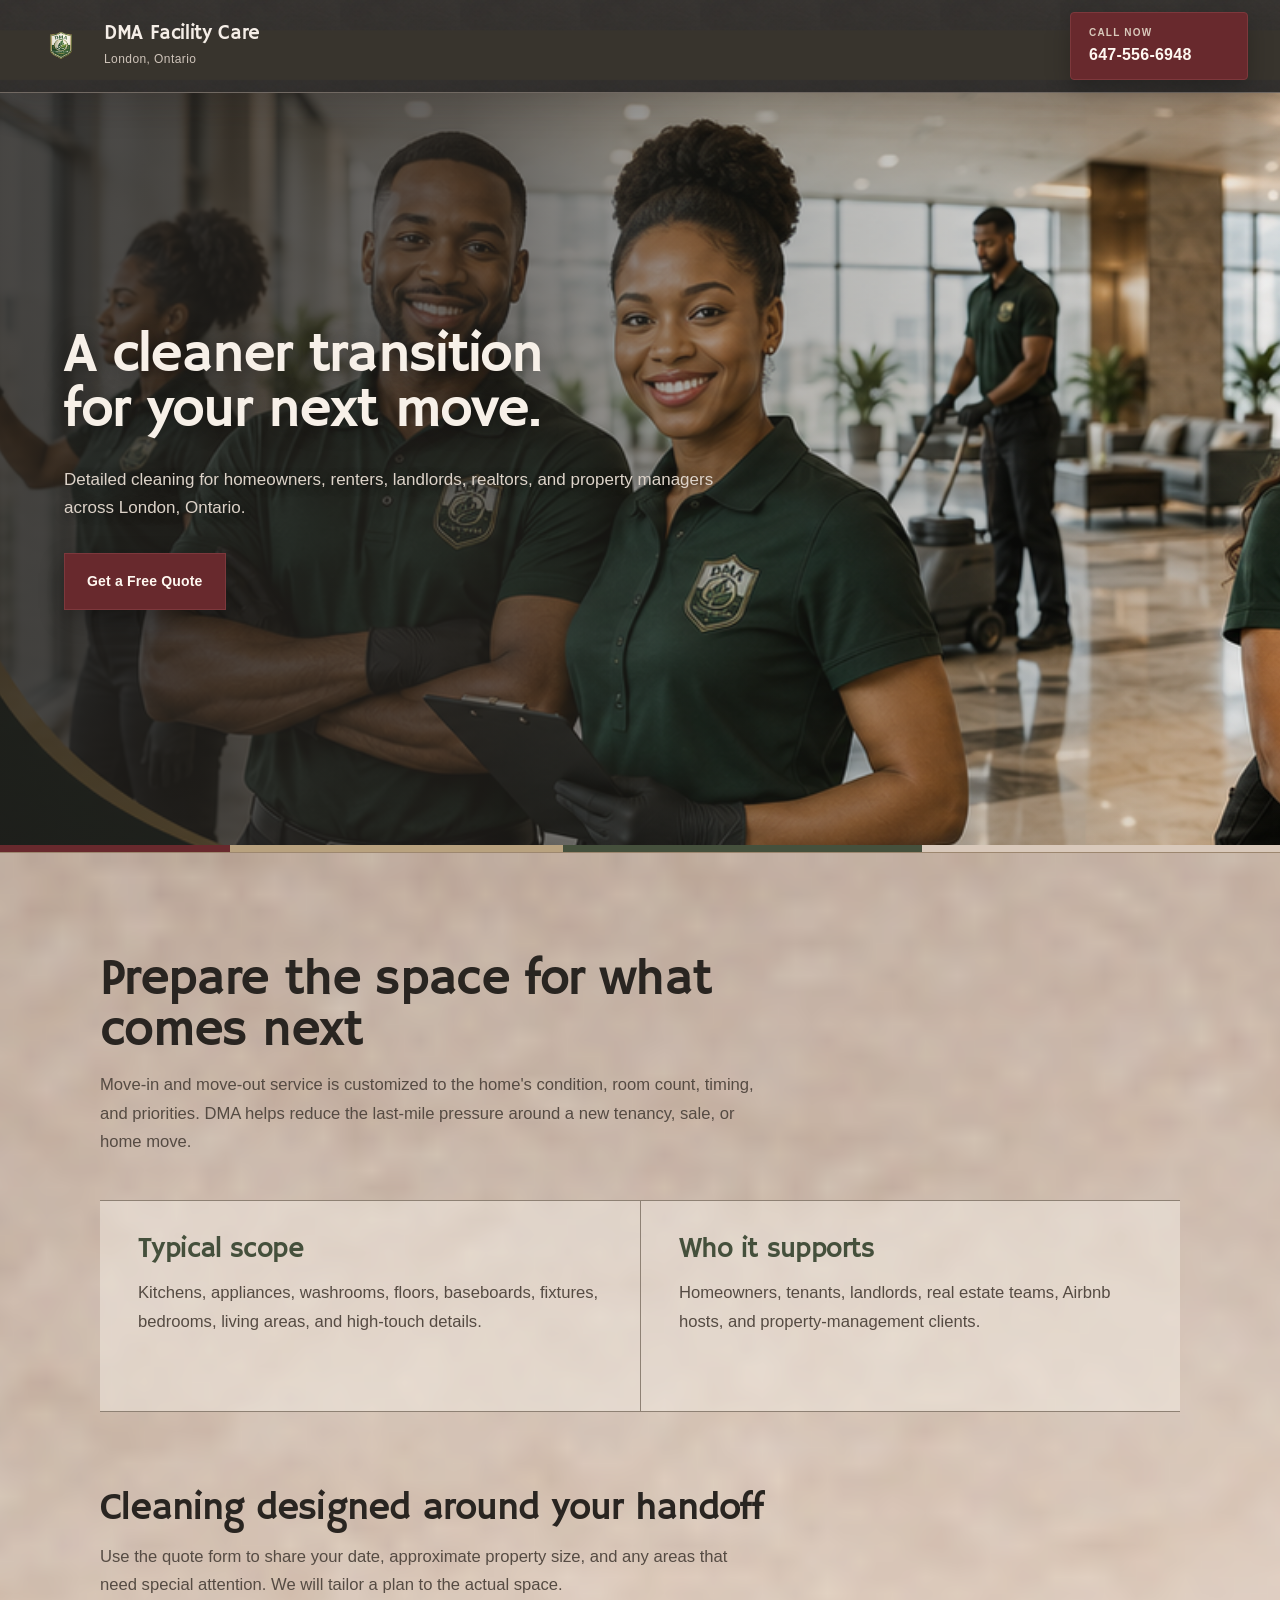
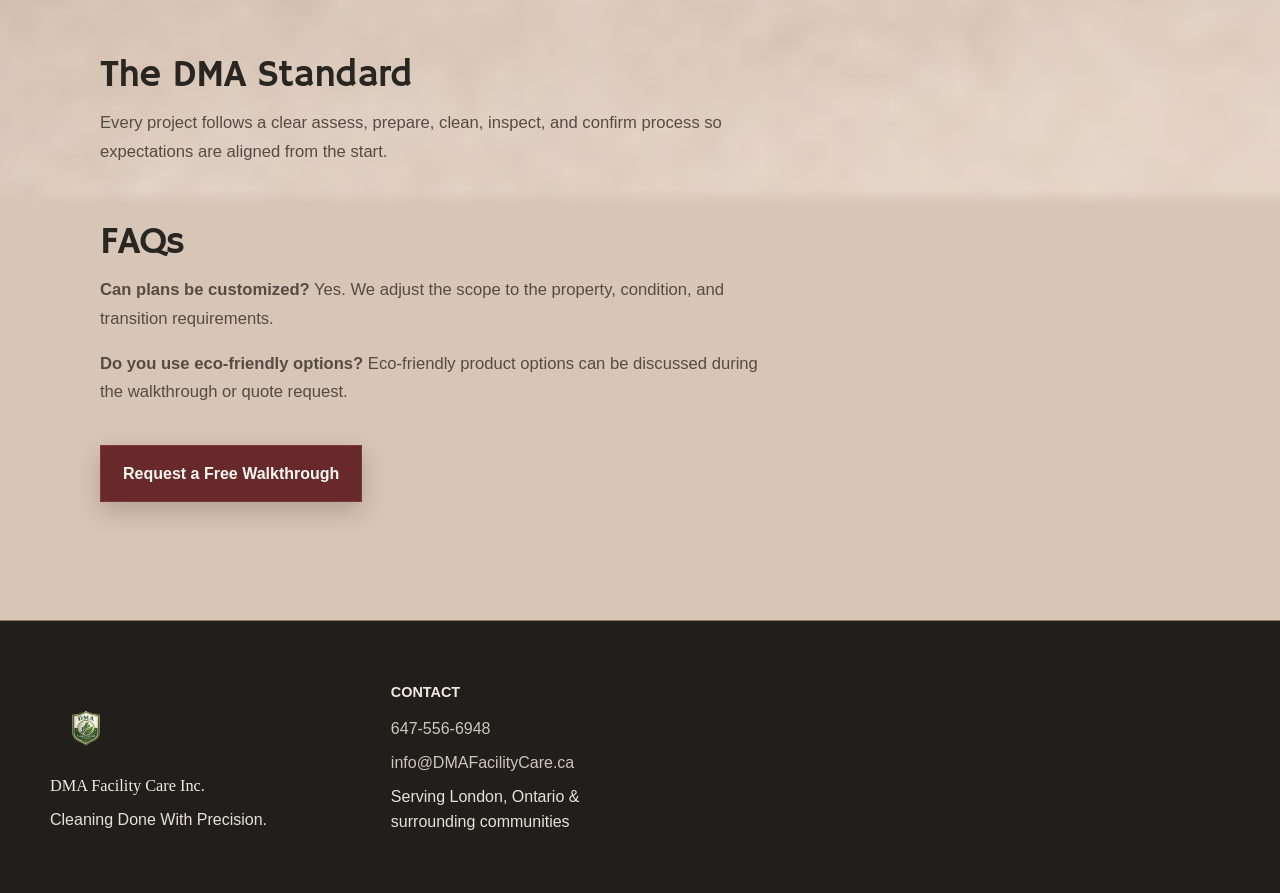
<file: move-in-move-out-cleaning-london-ontario/index.html>
<!doctype html><html lang="en-CA"><head><meta charset="utf-8"><meta name="viewport" content="width=device-width, initial-scale=1"><title>Move-In & Move-Out Cleaning London, Ontario | DMA Facility Care</title><meta name="description" content="Move-in and move-out cleaning in London, Ontario for homes, rentals, landlords and property managers."><link rel="canonical" href="https://www.dmafacilitycare.ca/move-in-move-out-cleaning-london-ontario/"><link rel="stylesheet" href="../styles.css"></head><body><a class="skip-link" href="#main">Skip to content</a><header class="site-header is-scrolled"><nav class="nav-shell" aria-label="Main navigation"><a class="brand" href="../"><img src="../assets/dma-logo.png" alt="DMA Facility Care logo"><span><strong>DMA Facility Care</strong><small>London, Ontario</small></span></a><a class="nav-call" href="tel:6475566948"><span>Call Now</span><strong>647-556-6948</strong></a></nav></header><main id="main"><section class="page-hero"><div class="container"><span class="section-kicker">Move-In / Move-Out Cleaning</span><h1>A cleaner transition for your next move.</h1><p>Detailed cleaning for homeowners, renters, landlords, realtors, and property managers across London, Ontario.</p><a class="button button-primary" href="../#quote">Get a Free Quote</a></div></section><section class="section"><div class="container page-content"><h2>Prepare the space for what comes next</h2><p>Move-in and move-out service is customized to the home's condition, room count, timing, and priorities. DMA helps reduce the last-mile pressure around a new tenancy, sale, or home move.</p><div class="scope-grid"><article><h3>Typical scope</h3><p>Kitchens, appliances, washrooms, floors, baseboards, fixtures, bedrooms, living areas, and high-touch details.</p></article><article><h3>Who it supports</h3><p>Homeowners, tenants, landlords, real estate teams, Airbnb hosts, and property-management clients.</p></article></div><h2>Cleaning designed around your handoff</h2><p>Use the quote form to share your date, approximate property size, and any areas that need special attention. We will tailor a plan to the actual space.</p><h2>The DMA Standard</h2><p>Every project follows a clear assess, prepare, clean, inspect, and confirm process so expectations are aligned from the start.</p><h2>FAQs</h2><p><strong>Can plans be customized?</strong> Yes. We adjust the scope to the property, condition, and transition requirements.</p><p><strong>Do you use eco-friendly options?</strong> Eco-friendly product options can be discussed during the walkthrough or quote request.</p><a class="button button-primary" href="../#quote">Request a Free Walkthrough</a></div></section></main><footer class="site-footer"><div class="container footer-grid"><div><a class="footer-brand" href="../"><img src="../assets/dma-logo.png" alt="DMA Facility Care logo"><span>DMA Facility Care Inc.</span></a><p>Cleaning Done With Precision.</p></div><div><h2>Contact</h2><a href="tel:6475566948">647-556-6948</a><a href="mailto:info@DMAFacilityCare.ca">info@DMAFacilityCare.ca</a><span>Serving London, Ontario &amp; surrounding communities</span></div></div></footer></body></html>
</file>
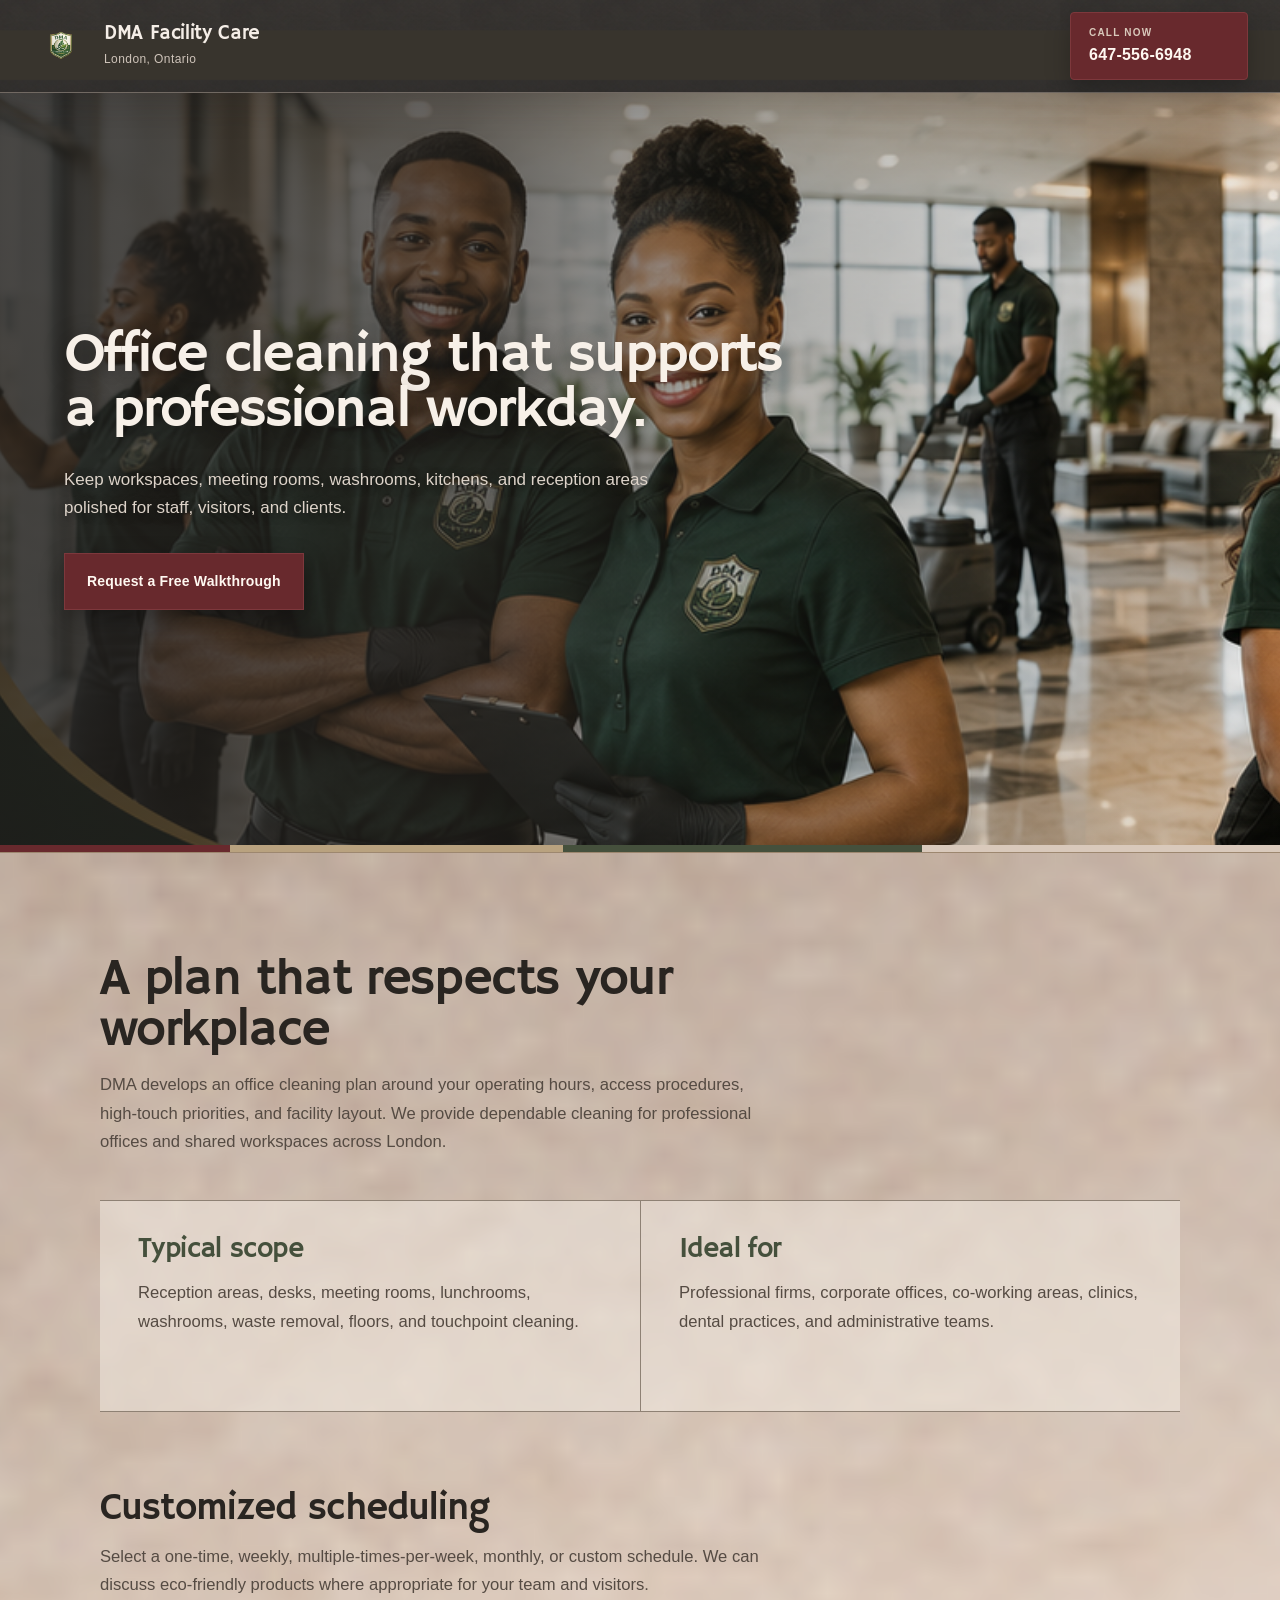
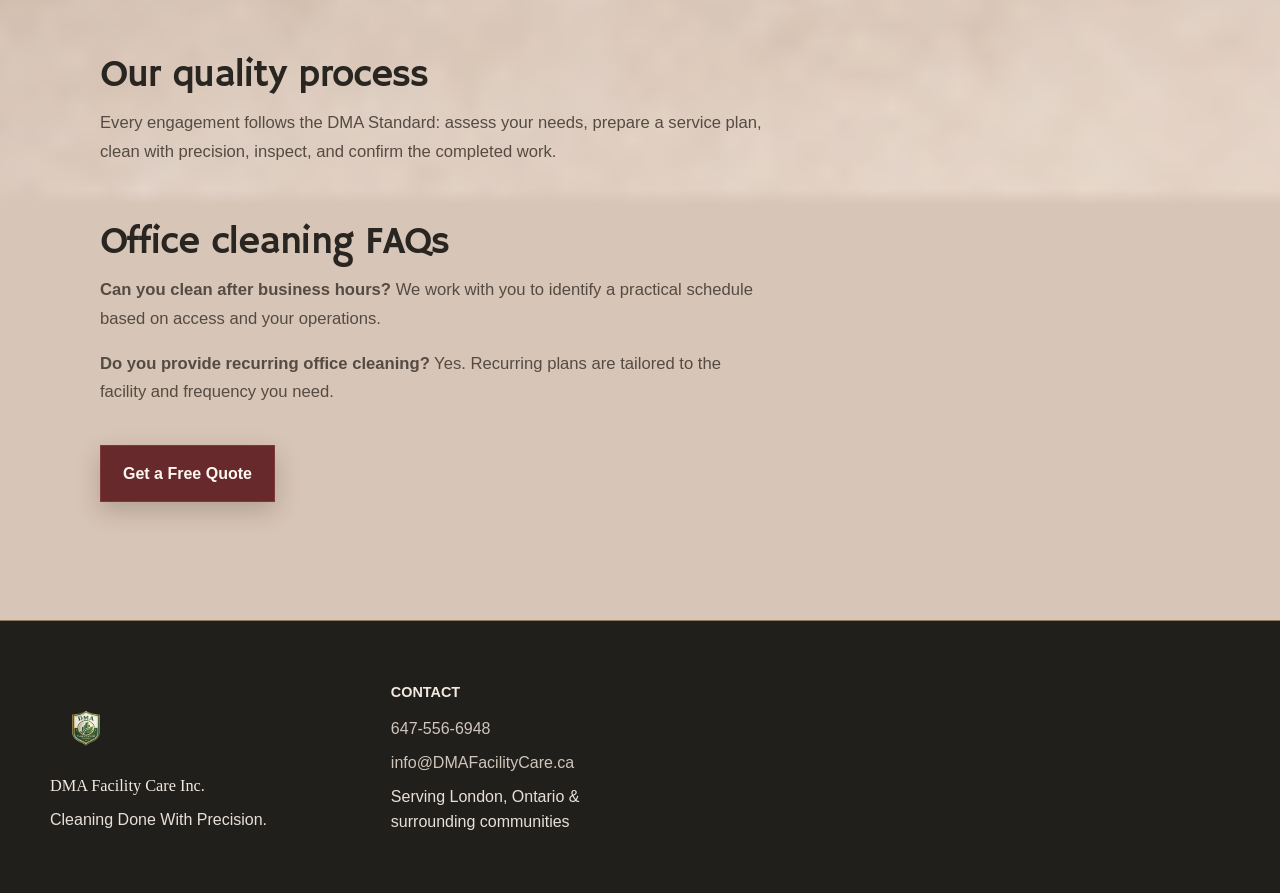
<file: office-cleaning-london-ontario/index.html>
<!doctype html><html lang="en-CA"><head><meta charset="utf-8"><meta name="viewport" content="width=device-width, initial-scale=1"><title>Office Cleaning London, Ontario | DMA Facility Care</title><meta name="description" content="Reliable office cleaning in London, Ontario for professional workspaces, clinics and commercial teams."><link rel="canonical" href="https://www.dmafacilitycare.ca/office-cleaning-london-ontario/"><link rel="stylesheet" href="../styles.css"></head><body><a class="skip-link" href="#main">Skip to content</a><header class="site-header is-scrolled"><nav class="nav-shell" aria-label="Main navigation"><a class="brand" href="../"><img src="../assets/dma-logo.png" alt="DMA Facility Care logo"><span><strong>DMA Facility Care</strong><small>London, Ontario</small></span></a><a class="nav-call" href="tel:6475566948"><span>Call Now</span><strong>647-556-6948</strong></a></nav></header><main id="main"><section class="page-hero"><div class="container"><span class="section-kicker">Office Cleaning</span><h1>Office cleaning that supports a professional workday.</h1><p>Keep workspaces, meeting rooms, washrooms, kitchens, and reception areas polished for staff, visitors, and clients.</p><a class="button button-primary" href="../#quote">Request a Free Walkthrough</a></div></section><section class="section"><div class="container page-content"><h2>A plan that respects your workplace</h2><p>DMA develops an office cleaning plan around your operating hours, access procedures, high-touch priorities, and facility layout. We provide dependable cleaning for professional offices and shared workspaces across London.</p><div class="scope-grid"><article><h3>Typical scope</h3><p>Reception areas, desks, meeting rooms, lunchrooms, washrooms, waste removal, floors, and touchpoint cleaning.</p></article><article><h3>Ideal for</h3><p>Professional firms, corporate offices, co-working areas, clinics, dental practices, and administrative teams.</p></article></div><h2>Customized scheduling</h2><p>Select a one-time, weekly, multiple-times-per-week, monthly, or custom schedule. We can discuss eco-friendly products where appropriate for your team and visitors.</p><h2>Our quality process</h2><p>Every engagement follows the DMA Standard: assess your needs, prepare a service plan, clean with precision, inspect, and confirm the completed work.</p><h2>Office cleaning FAQs</h2><p><strong>Can you clean after business hours?</strong> We work with you to identify a practical schedule based on access and your operations.</p><p><strong>Do you provide recurring office cleaning?</strong> Yes. Recurring plans are tailored to the facility and frequency you need.</p><a class="button button-primary" href="../#quote">Get a Free Quote</a></div></section></main><footer class="site-footer"><div class="container footer-grid"><div><a class="footer-brand" href="../"><img src="../assets/dma-logo.png" alt="DMA Facility Care logo"><span>DMA Facility Care Inc.</span></a><p>Cleaning Done With Precision.</p></div><div><h2>Contact</h2><a href="tel:6475566948">647-556-6948</a><a href="mailto:info@DMAFacilityCare.ca">info@DMAFacilityCare.ca</a><span>Serving London, Ontario &amp; surrounding communities</span></div></div></footer></body></html>
</file>
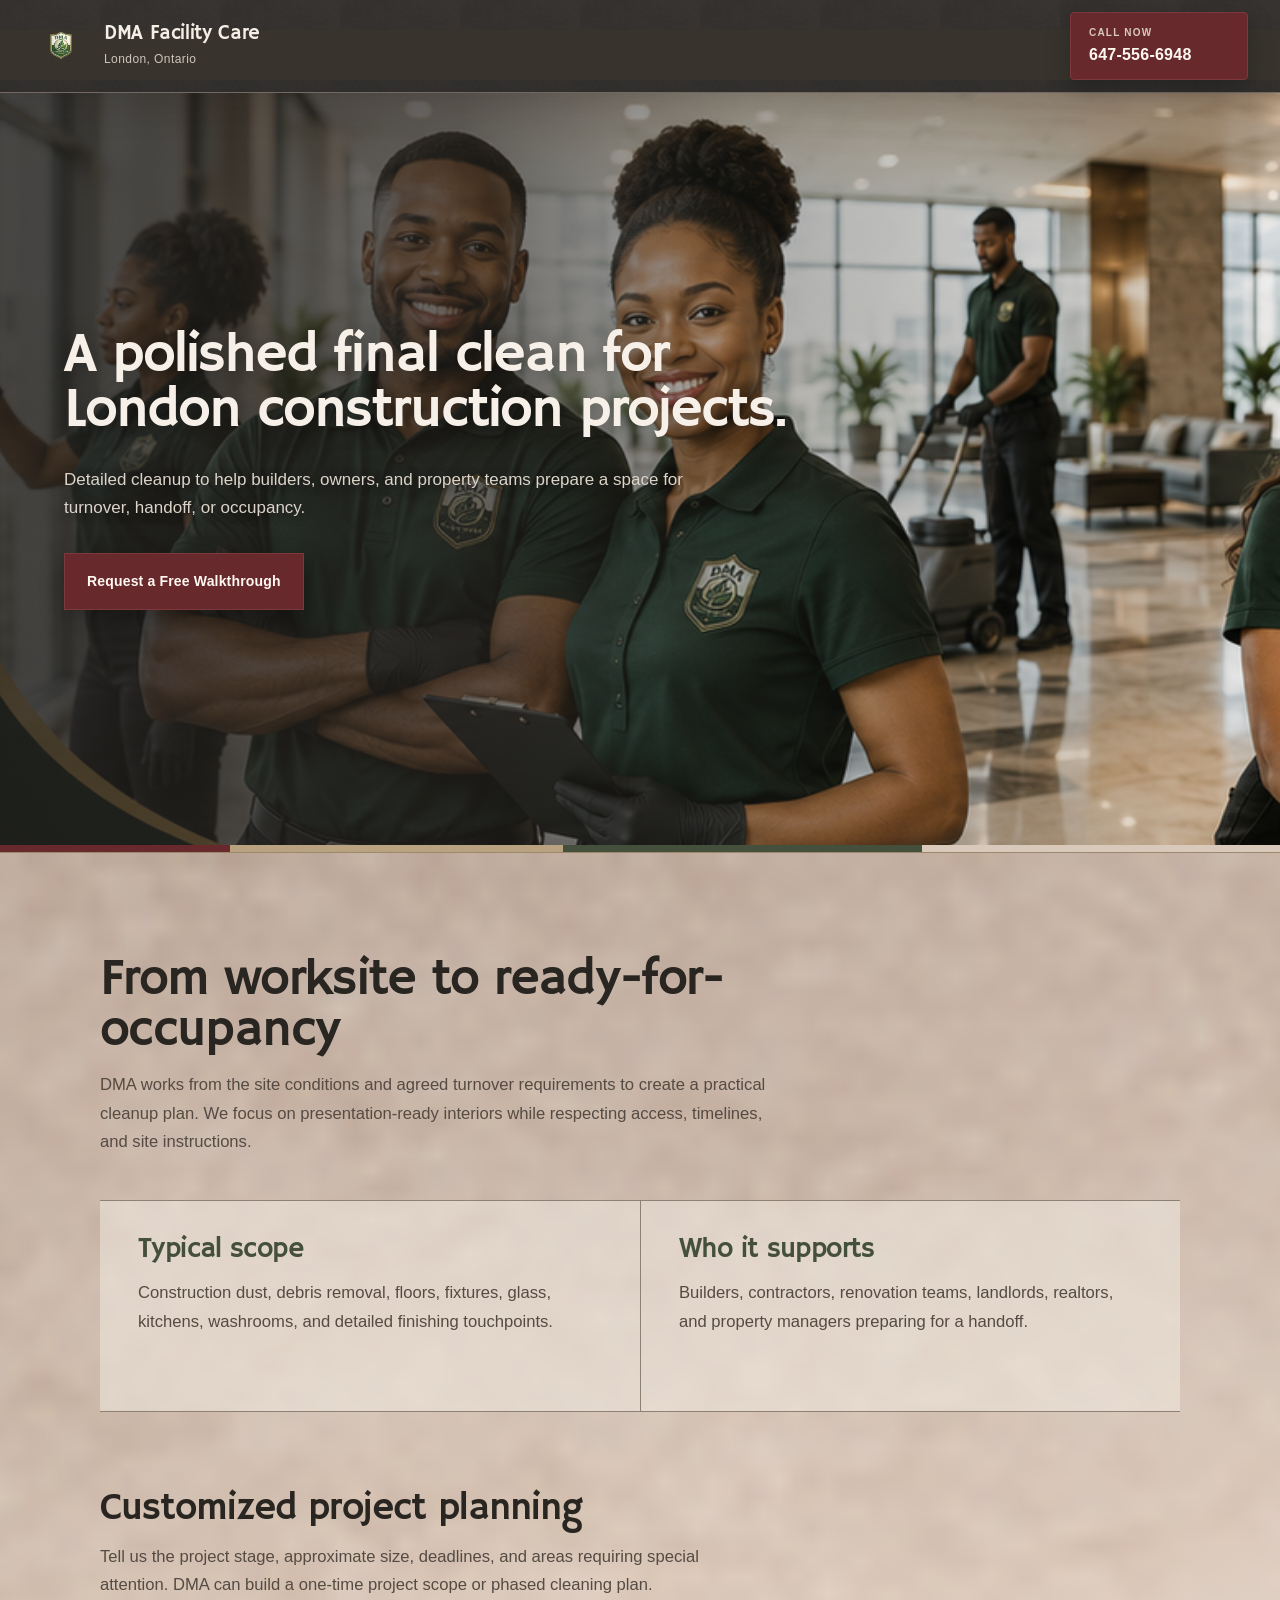
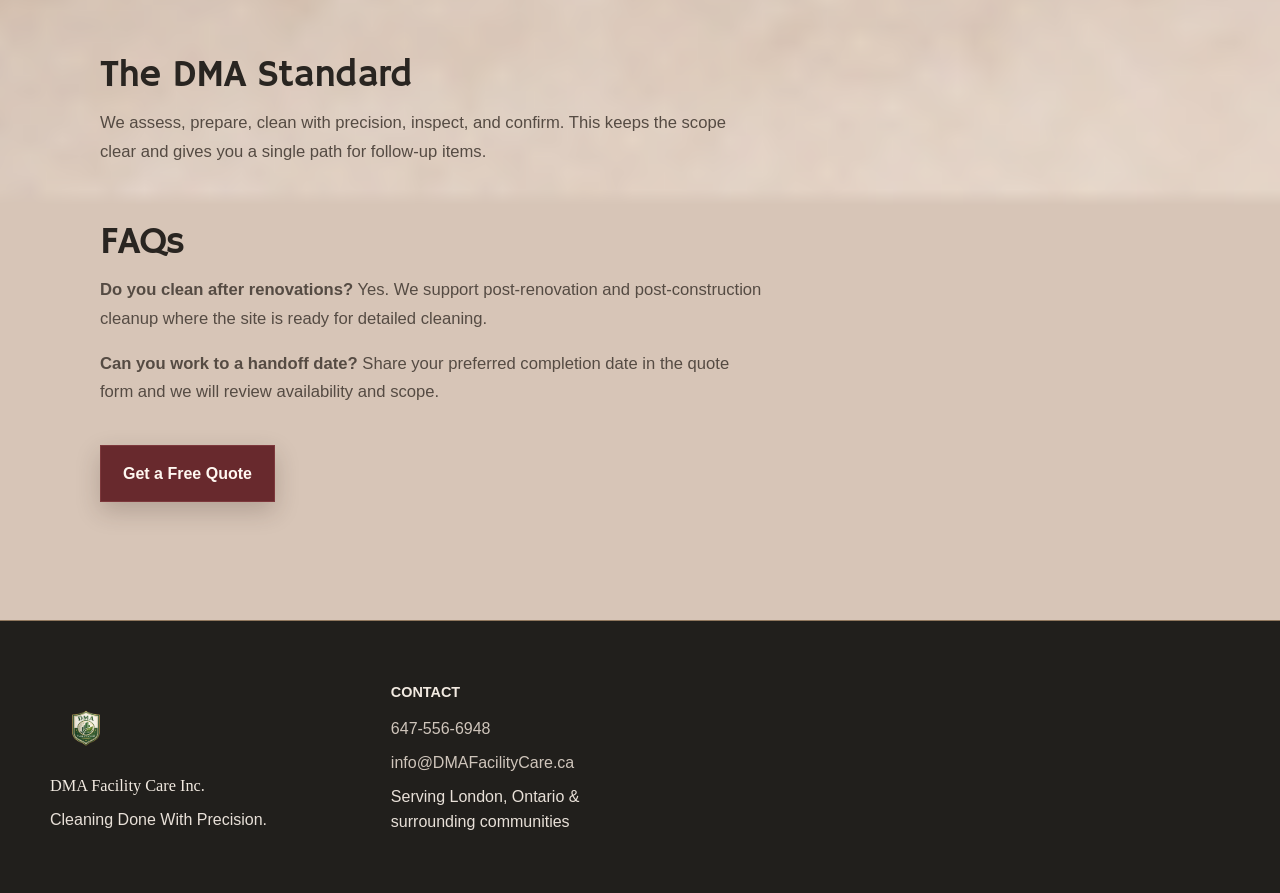
<file: post-construction-cleaning-london-ontario/index.html>
<!doctype html><html lang="en-CA"><head><meta charset="utf-8"><meta name="viewport" content="width=device-width, initial-scale=1"><title>Post-Construction Cleaning London, Ontario | DMA Facility Care</title><meta name="description" content="Detailed post-construction cleaning in London, Ontario for builders, renovations, handoffs and occupancy preparation."><link rel="canonical" href="https://www.dmafacilitycare.ca/post-construction-cleaning-london-ontario/"><link rel="stylesheet" href="../styles.css"></head><body><a class="skip-link" href="#main">Skip to content</a><header class="site-header is-scrolled"><nav class="nav-shell" aria-label="Main navigation"><a class="brand" href="../"><img src="../assets/dma-logo.png" alt="DMA Facility Care logo"><span><strong>DMA Facility Care</strong><small>London, Ontario</small></span></a><a class="nav-call" href="tel:6475566948"><span>Call Now</span><strong>647-556-6948</strong></a></nav></header><main id="main"><section class="page-hero"><div class="container"><span class="section-kicker">Post-Construction Cleaning</span><h1>A polished final clean for London construction projects.</h1><p>Detailed cleanup to help builders, owners, and property teams prepare a space for turnover, handoff, or occupancy.</p><a class="button button-primary" href="../#quote">Request a Free Walkthrough</a></div></section><section class="section"><div class="container page-content"><h2>From worksite to ready-for-occupancy</h2><p>DMA works from the site conditions and agreed turnover requirements to create a practical cleanup plan. We focus on presentation-ready interiors while respecting access, timelines, and site instructions.</p><div class="scope-grid"><article><h3>Typical scope</h3><p>Construction dust, debris removal, floors, fixtures, glass, kitchens, washrooms, and detailed finishing touchpoints.</p></article><article><h3>Who it supports</h3><p>Builders, contractors, renovation teams, landlords, realtors, and property managers preparing for a handoff.</p></article></div><h2>Customized project planning</h2><p>Tell us the project stage, approximate size, deadlines, and areas requiring special attention. DMA can build a one-time project scope or phased cleaning plan.</p><h2>The DMA Standard</h2><p>We assess, prepare, clean with precision, inspect, and confirm. This keeps the scope clear and gives you a single path for follow-up items.</p><h2>FAQs</h2><p><strong>Do you clean after renovations?</strong> Yes. We support post-renovation and post-construction cleanup where the site is ready for detailed cleaning.</p><p><strong>Can you work to a handoff date?</strong> Share your preferred completion date in the quote form and we will review availability and scope.</p><a class="button button-primary" href="../#quote">Get a Free Quote</a></div></section></main><footer class="site-footer"><div class="container footer-grid"><div><a class="footer-brand" href="../"><img src="../assets/dma-logo.png" alt="DMA Facility Care logo"><span>DMA Facility Care Inc.</span></a><p>Cleaning Done With Precision.</p></div><div><h2>Contact</h2><a href="tel:6475566948">647-556-6948</a><a href="mailto:info@DMAFacilityCare.ca">info@DMAFacilityCare.ca</a><span>Serving London, Ontario &amp; surrounding communities</span></div></div></footer></body></html>
</file>
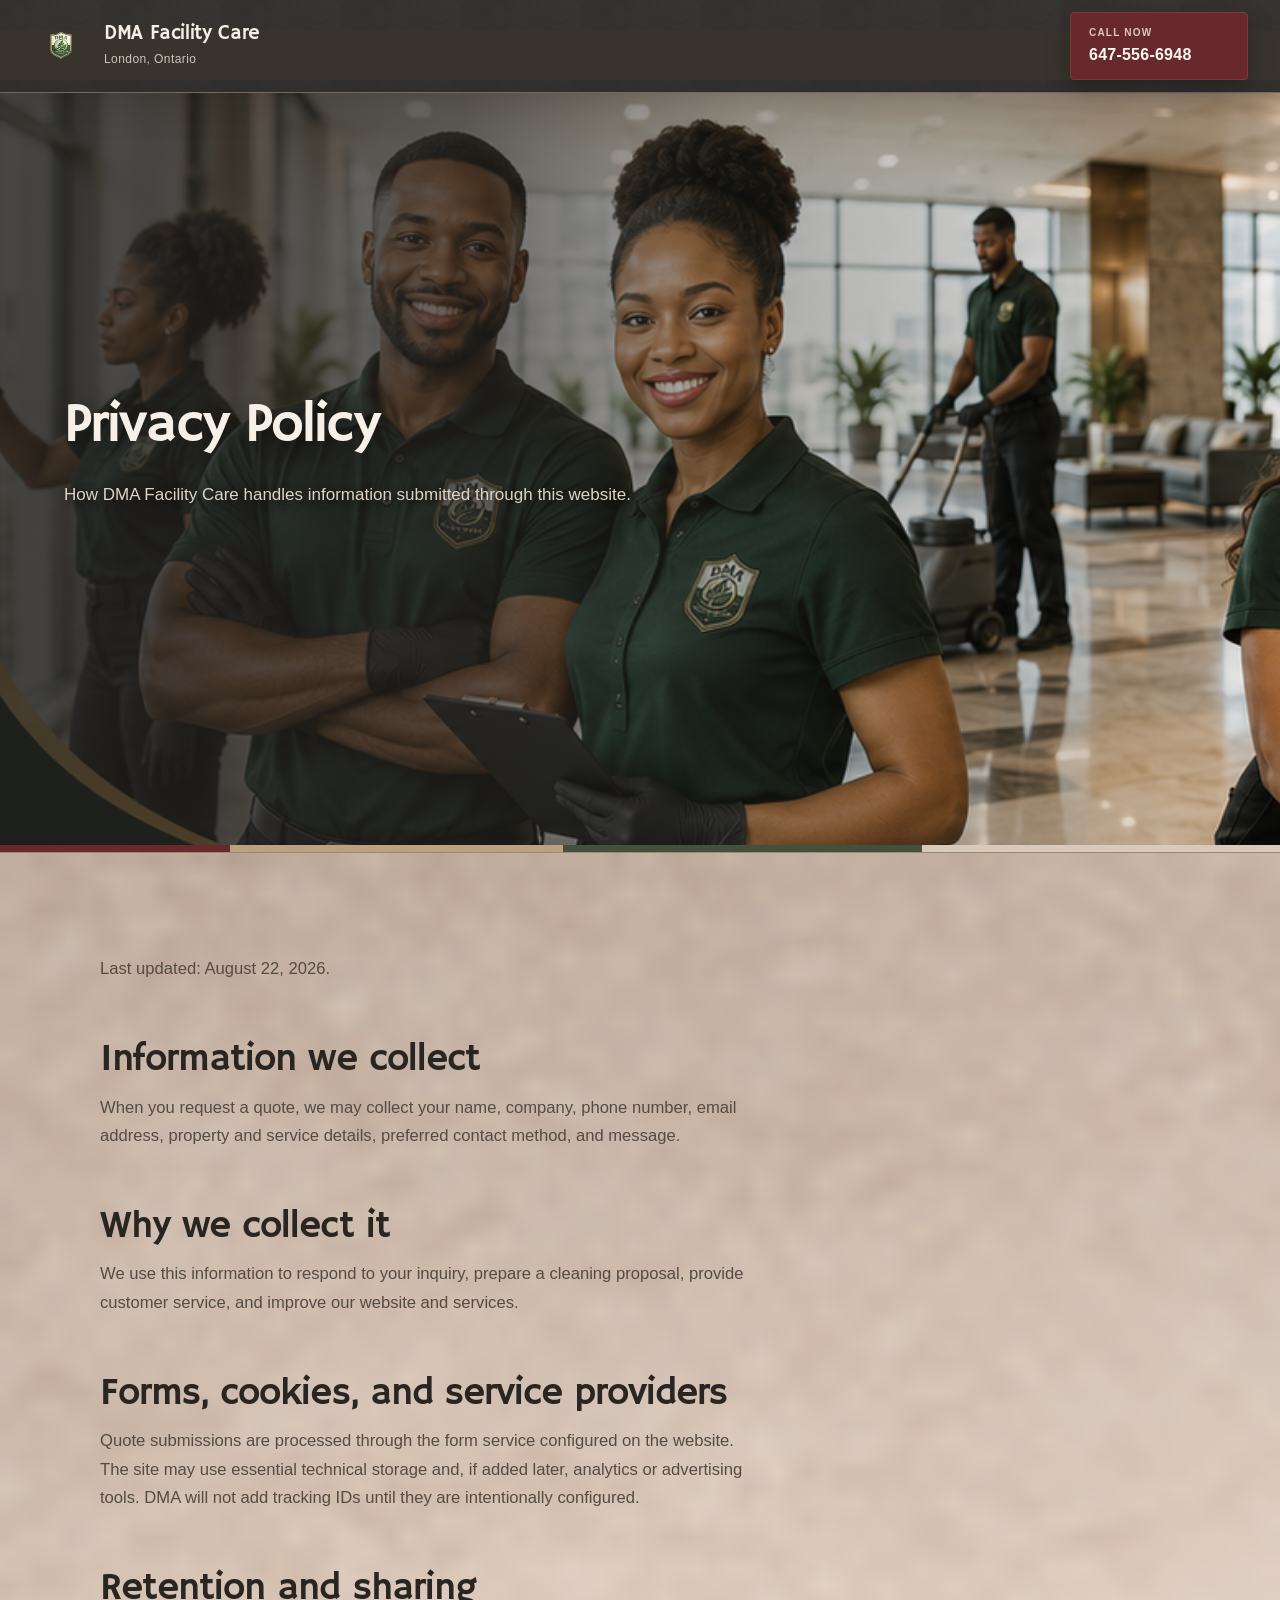
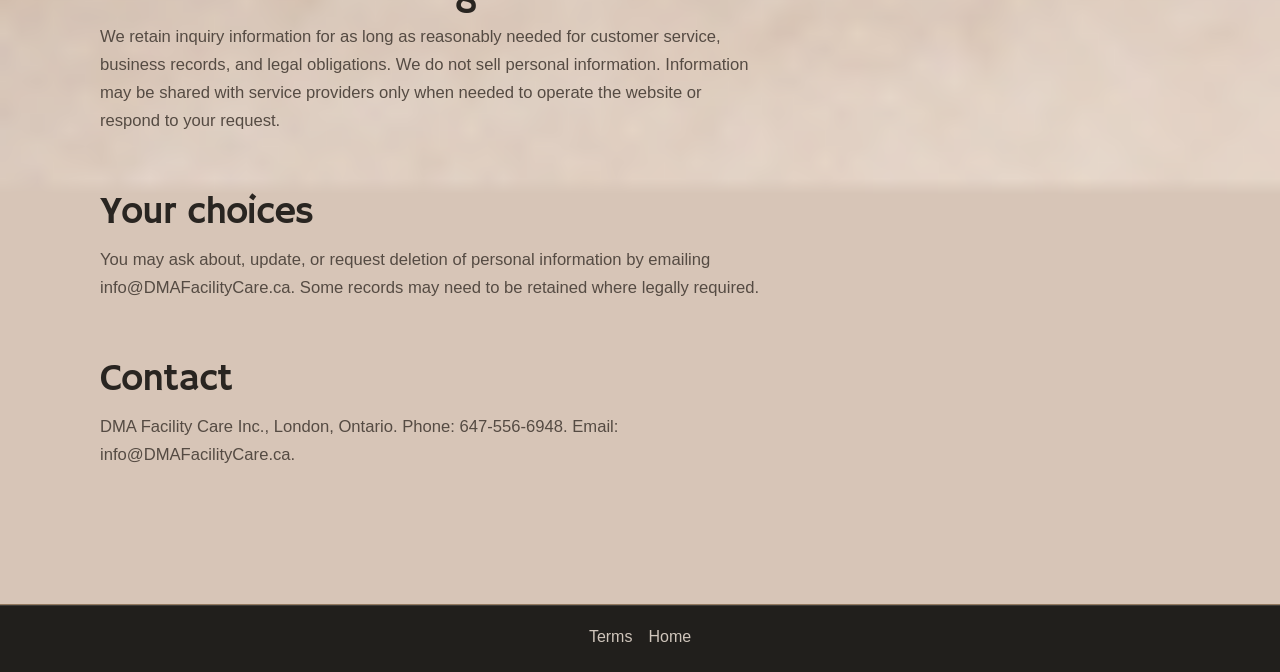
<file: privacy-policy/index.html>
<!doctype html><html lang="en-CA"><head><meta charset="utf-8"><meta name="viewport" content="width=device-width, initial-scale=1"><title>Privacy Policy | DMA Facility Care</title><meta name="description" content="DMA Facility Care privacy policy for website and quote-request information."><link rel="canonical" href="https://www.dmafacilitycare.ca/privacy-policy/"><link rel="stylesheet" href="../styles.css"></head><body><a class="skip-link" href="#main">Skip to content</a><header class="site-header is-scrolled"><nav class="nav-shell" aria-label="Main navigation"><a class="brand" href="../"><img src="../assets/dma-logo.png" alt="DMA Facility Care logo"><span><strong>DMA Facility Care</strong><small>London, Ontario</small></span></a><a class="nav-call" href="tel:6475566948"><span>Call Now</span><strong>647-556-6948</strong></a></nav></header><main id="main"><section class="page-hero"><div class="container"><span class="section-kicker">Privacy</span><h1>Privacy Policy</h1><p>How DMA Facility Care handles information submitted through this website.</p></div></section><section class="section"><div class="container page-content"><p>Last updated: August 22, 2026.</p><h2>Information we collect</h2><p>When you request a quote, we may collect your name, company, phone number, email address, property and service details, preferred contact method, and message.</p><h2>Why we collect it</h2><p>We use this information to respond to your inquiry, prepare a cleaning proposal, provide customer service, and improve our website and services.</p><h2>Forms, cookies, and service providers</h2><p>Quote submissions are processed through the form service configured on the website. The site may use essential technical storage and, if added later, analytics or advertising tools. DMA will not add tracking IDs until they are intentionally configured.</p><h2>Retention and sharing</h2><p>We retain inquiry information for as long as reasonably needed for customer service, business records, and legal obligations. We do not sell personal information. Information may be shared with service providers only when needed to operate the website or respond to your request.</p><h2>Your choices</h2><p>You may ask about, update, or request deletion of personal information by emailing info@DMAFacilityCare.ca. Some records may need to be retained where legally required.</p><h2>Contact</h2><p>DMA Facility Care Inc., London, Ontario. Phone: 647-556-6948. Email: info@DMAFacilityCare.ca.</p></div></section></main><footer class="site-footer"><div class="footer-bottom"><a href="../terms/">Terms</a><a href="../">Home</a></div></footer></body></html>
</file>
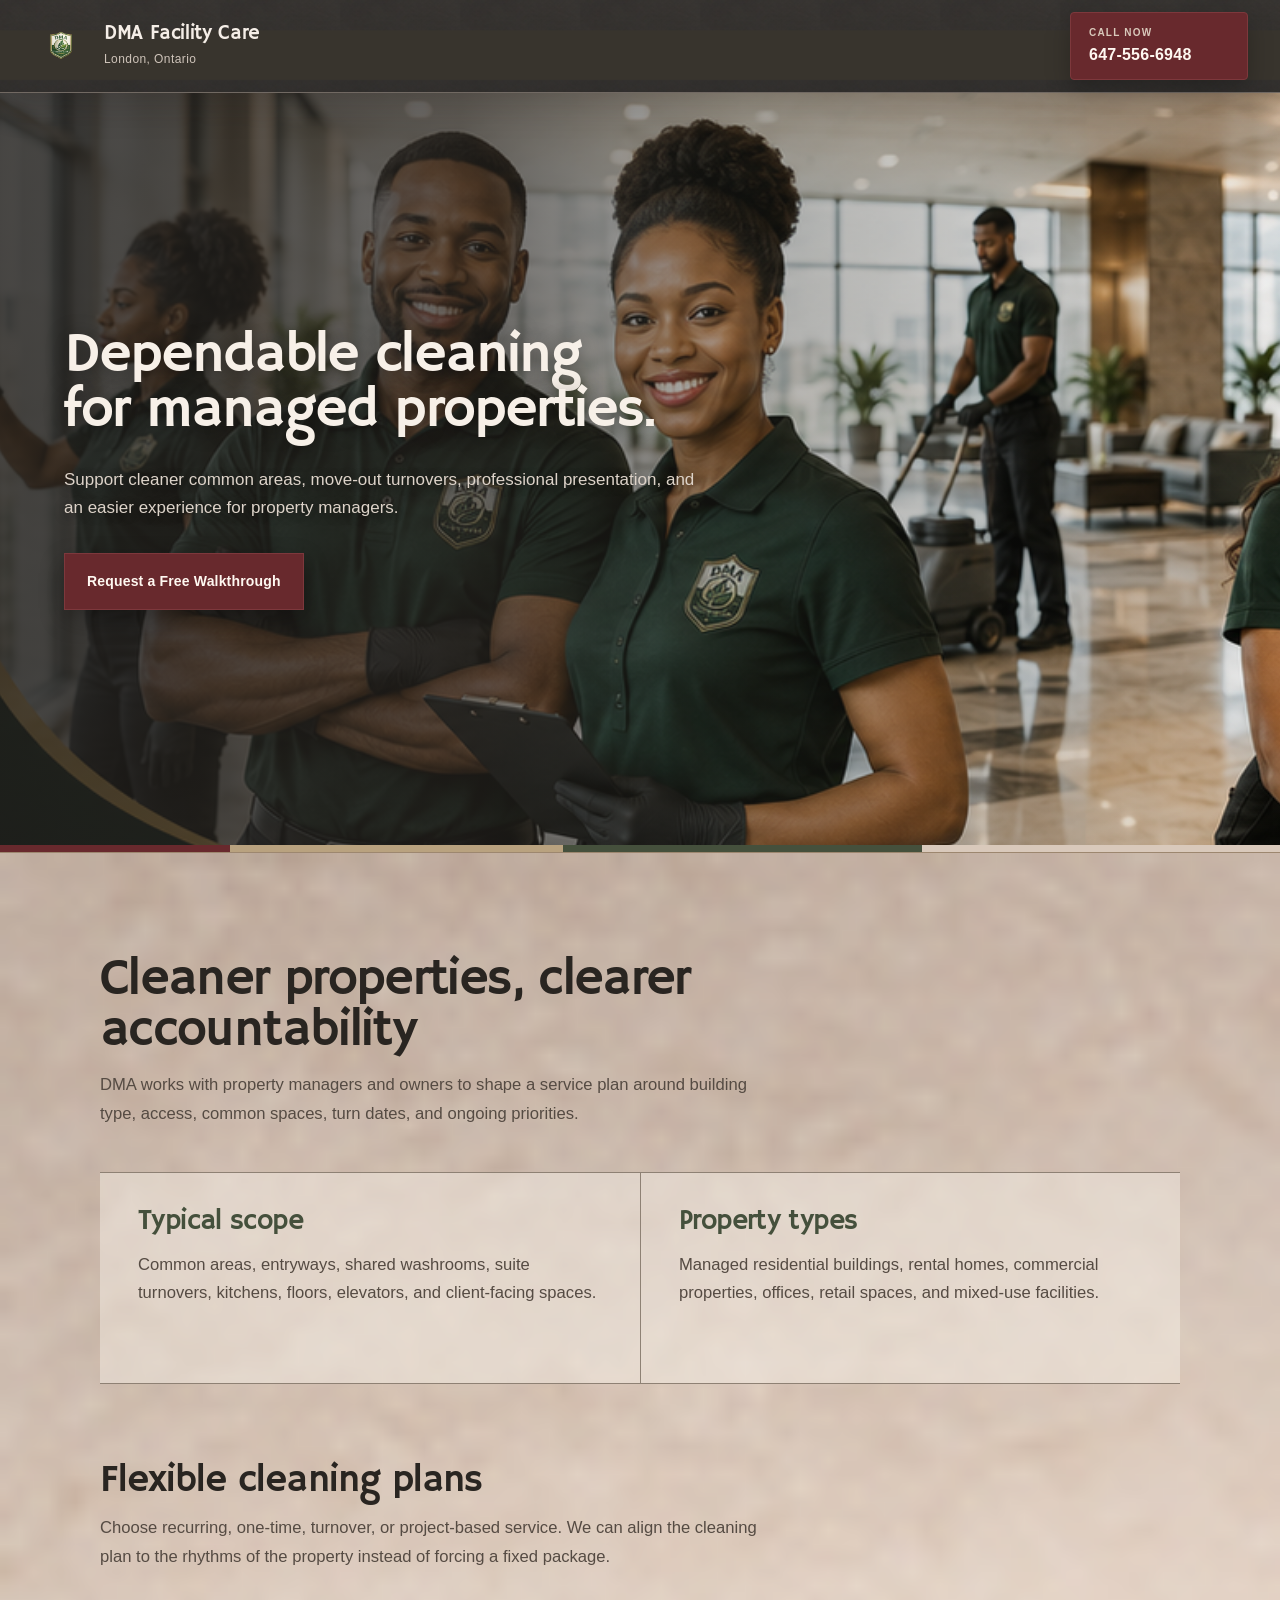
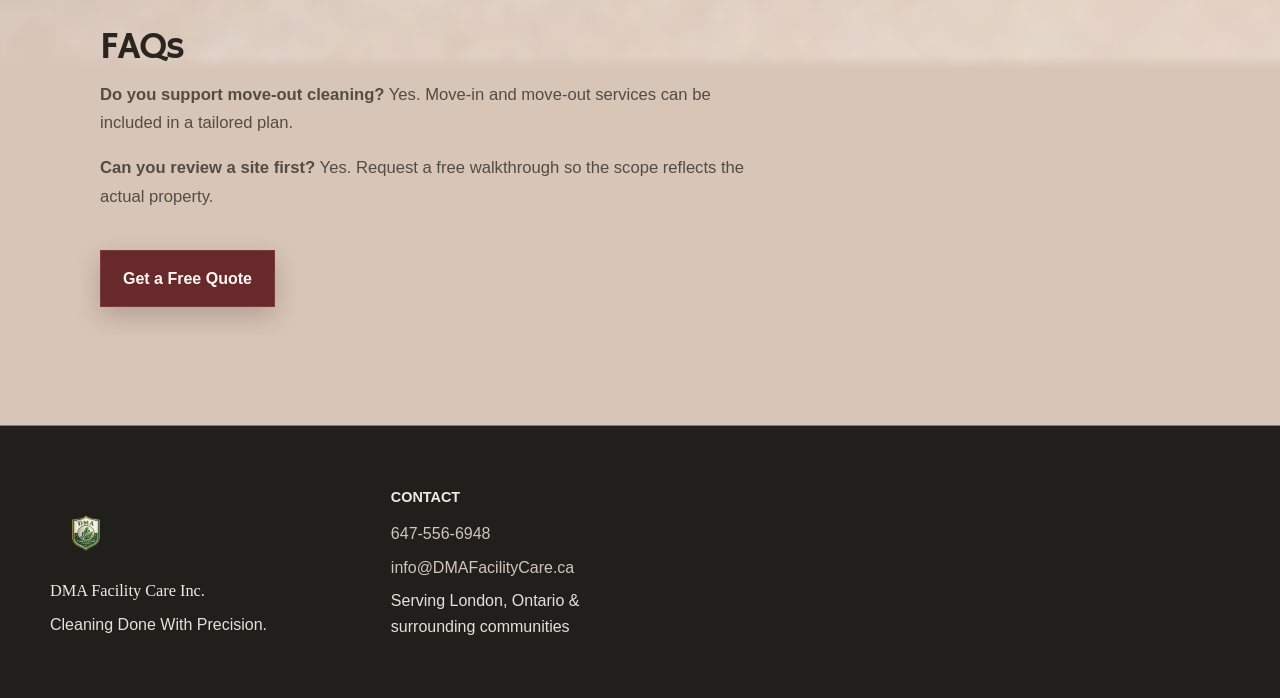
<file: property-management-cleaning-london-ontario/index.html>
<!doctype html><html lang="en-CA"><head><meta charset="utf-8"><meta name="viewport" content="width=device-width, initial-scale=1"><title>Property Management Cleaning London, Ontario | DMA Facility Care</title><meta name="description" content="Property-management cleaning in London, Ontario for common areas, turnovers, rental properties and commercial buildings."><link rel="canonical" href="https://www.dmafacilitycare.ca/property-management-cleaning-london-ontario/"><link rel="stylesheet" href="../styles.css"></head><body><a class="skip-link" href="#main">Skip to content</a><header class="site-header is-scrolled"><nav class="nav-shell" aria-label="Main navigation"><a class="brand" href="../"><img src="../assets/dma-logo.png" alt="DMA Facility Care logo"><span><strong>DMA Facility Care</strong><small>London, Ontario</small></span></a><a class="nav-call" href="tel:6475566948"><span>Call Now</span><strong>647-556-6948</strong></a></nav></header><main id="main"><section class="page-hero"><div class="container"><span class="section-kicker">Property Management Cleaning</span><h1>Dependable cleaning for managed properties.</h1><p>Support cleaner common areas, move-out turnovers, professional presentation, and an easier experience for property managers.</p><a class="button button-primary" href="../#quote">Request a Free Walkthrough</a></div></section><section class="section"><div class="container page-content"><h2>Cleaner properties, clearer accountability</h2><p>DMA works with property managers and owners to shape a service plan around building type, access, common spaces, turn dates, and ongoing priorities.</p><div class="scope-grid"><article><h3>Typical scope</h3><p>Common areas, entryways, shared washrooms, suite turnovers, kitchens, floors, elevators, and client-facing spaces.</p></article><article><h3>Property types</h3><p>Managed residential buildings, rental homes, commercial properties, offices, retail spaces, and mixed-use facilities.</p></article></div><h2>Flexible cleaning plans</h2><p>Choose recurring, one-time, turnover, or project-based service. We can align the cleaning plan to the rhythms of the property instead of forcing a fixed package.</p><h2>FAQs</h2><p><strong>Do you support move-out cleaning?</strong> Yes. Move-in and move-out services can be included in a tailored plan.</p><p><strong>Can you review a site first?</strong> Yes. Request a free walkthrough so the scope reflects the actual property.</p><a class="button button-primary" href="../#quote">Get a Free Quote</a></div></section></main><footer class="site-footer"><div class="container footer-grid"><div><a class="footer-brand" href="../"><img src="../assets/dma-logo.png" alt="DMA Facility Care logo"><span>DMA Facility Care Inc.</span></a><p>Cleaning Done With Precision.</p></div><div><h2>Contact</h2><a href="tel:6475566948">647-556-6948</a><a href="mailto:info@DMAFacilityCare.ca">info@DMAFacilityCare.ca</a><span>Serving London, Ontario &amp; surrounding communities</span></div></div></footer></body></html>
</file>
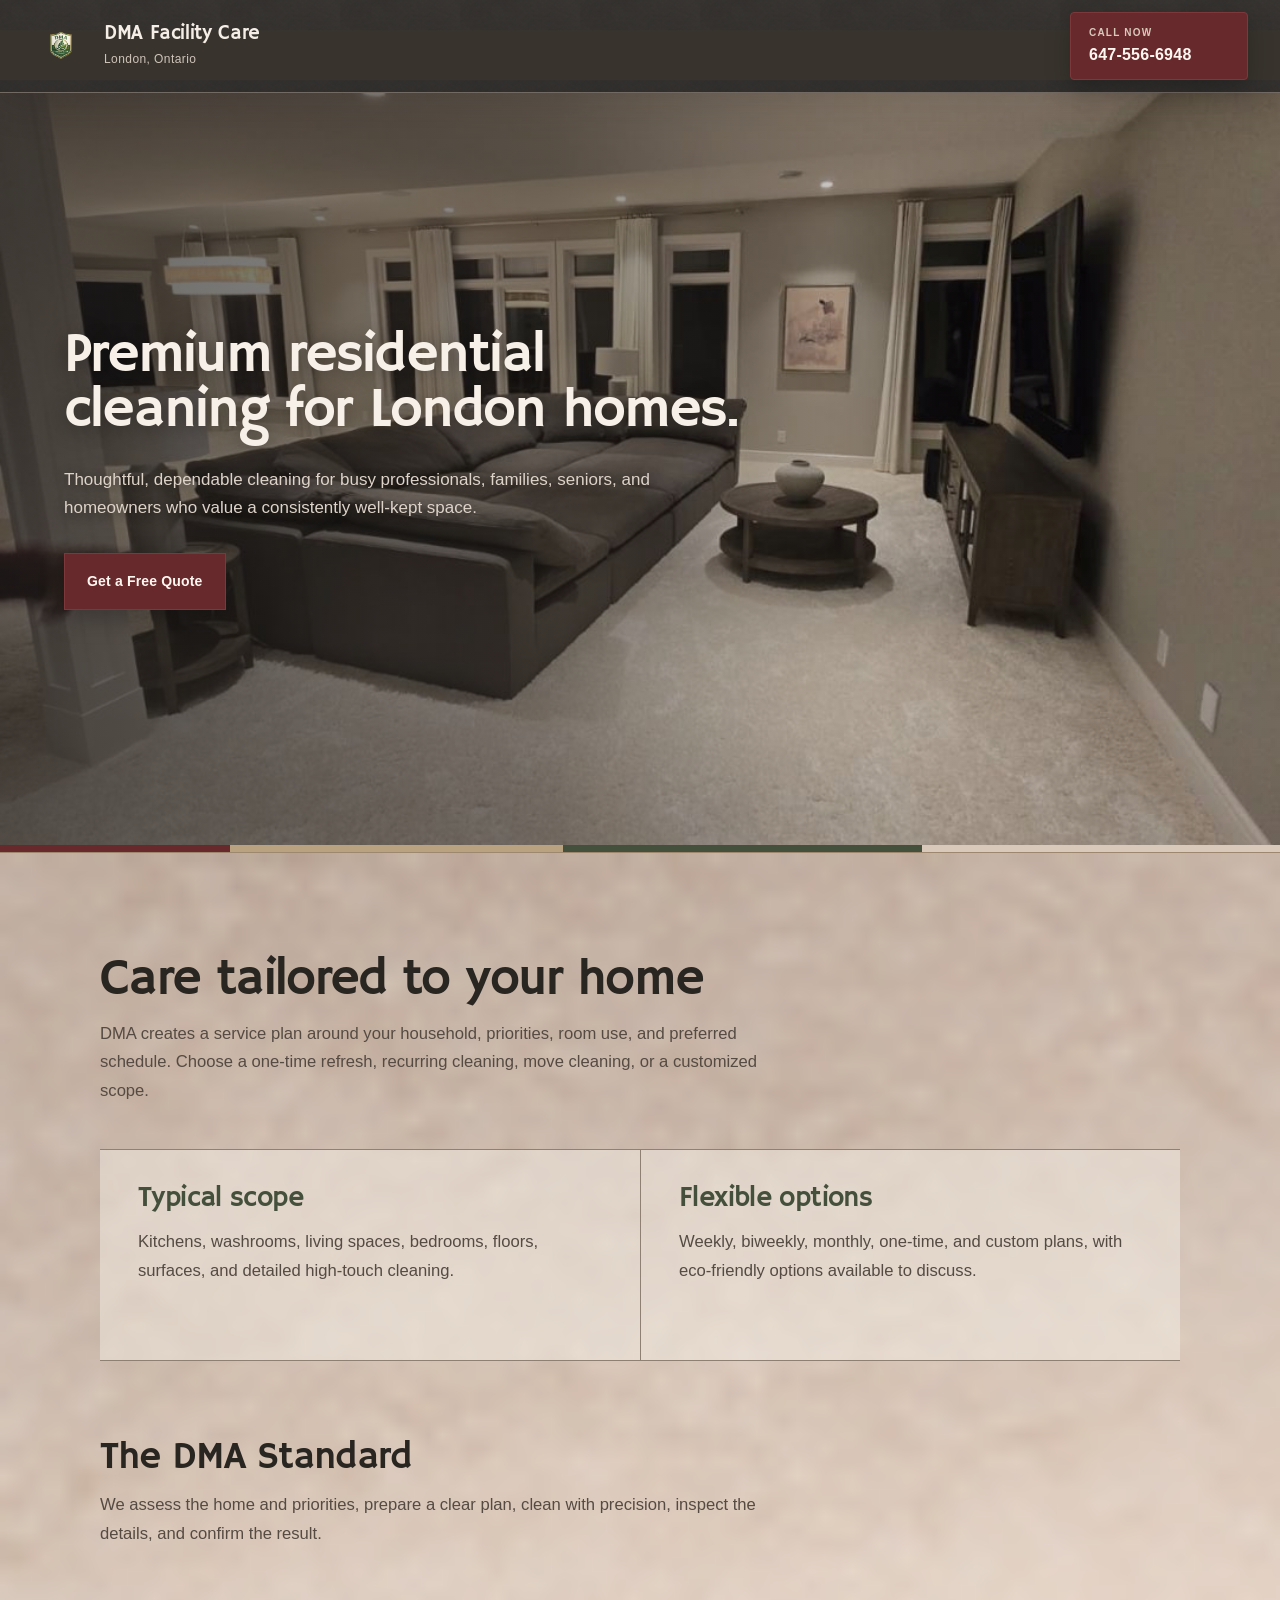
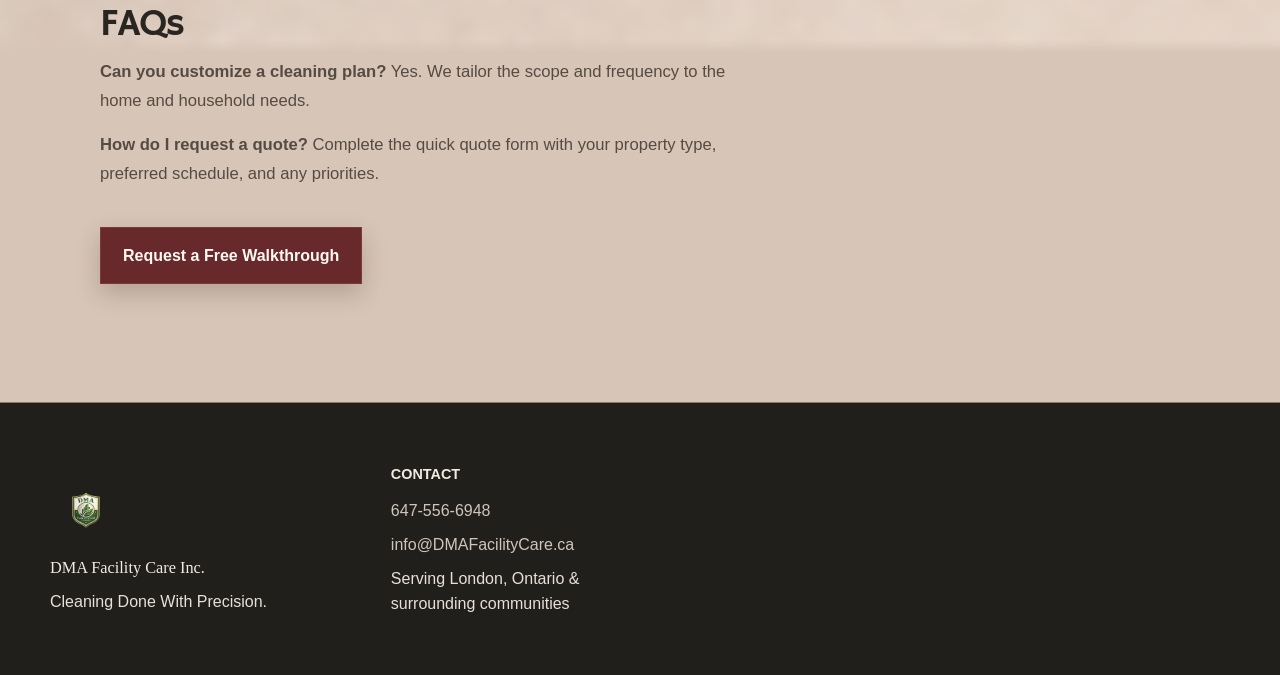
<file: residential-cleaning-london-ontario/index.html>
<!doctype html><html lang="en-CA"><head><meta charset="utf-8"><meta name="viewport" content="width=device-width, initial-scale=1"><title>Residential Cleaning London, Ontario | DMA Facility Care</title><meta name="description" content="Premium residential cleaning in London, Ontario with customized plans for homes, families and busy professionals."><link rel="canonical" href="https://www.dmafacilitycare.ca/residential-cleaning-london-ontario/"><link rel="stylesheet" href="../styles.css"></head><body><a class="skip-link" href="#main">Skip to content</a><header class="site-header is-scrolled"><nav class="nav-shell" aria-label="Main navigation"><a class="brand" href="../"><img src="../assets/dma-logo.png" alt="DMA Facility Care logo"><span><strong>DMA Facility Care</strong><small>London, Ontario</small></span></a><a class="nav-call" href="tel:6475566948"><span>Call Now</span><strong>647-556-6948</strong></a></nav></header><main id="main"><section class="page-hero"><div class="container"><span class="section-kicker">Residential Cleaning</span><h1>Premium residential cleaning for London homes.</h1><p>Thoughtful, dependable cleaning for busy professionals, families, seniors, and homeowners who value a consistently well-kept space.</p><a class="button button-primary" href="../#quote">Get a Free Quote</a></div></section><section class="section"><div class="container page-content"><h2>Care tailored to your home</h2><p>DMA creates a service plan around your household, priorities, room use, and preferred schedule. Choose a one-time refresh, recurring cleaning, move cleaning, or a customized scope.</p><div class="scope-grid"><article><h3>Typical scope</h3><p>Kitchens, washrooms, living spaces, bedrooms, floors, surfaces, and detailed high-touch cleaning.</p></article><article><h3>Flexible options</h3><p>Weekly, biweekly, monthly, one-time, and custom plans, with eco-friendly options available to discuss.</p></article></div><h2>The DMA Standard</h2><p>We assess the home and priorities, prepare a clear plan, clean with precision, inspect the details, and confirm the result.</p><h2>FAQs</h2><p><strong>Can you customize a cleaning plan?</strong> Yes. We tailor the scope and frequency to the home and household needs.</p><p><strong>How do I request a quote?</strong> Complete the quick quote form with your property type, preferred schedule, and any priorities.</p><a class="button button-primary" href="../#quote">Request a Free Walkthrough</a></div></section></main><footer class="site-footer"><div class="container footer-grid"><div><a class="footer-brand" href="../"><img src="../assets/dma-logo.png" alt="DMA Facility Care logo"><span>DMA Facility Care Inc.</span></a><p>Cleaning Done With Precision.</p></div><div><h2>Contact</h2><a href="tel:6475566948">647-556-6948</a><a href="mailto:info@DMAFacilityCare.ca">info@DMAFacilityCare.ca</a><span>Serving London, Ontario &amp; surrounding communities</span></div></div></footer></body></html>
</file>
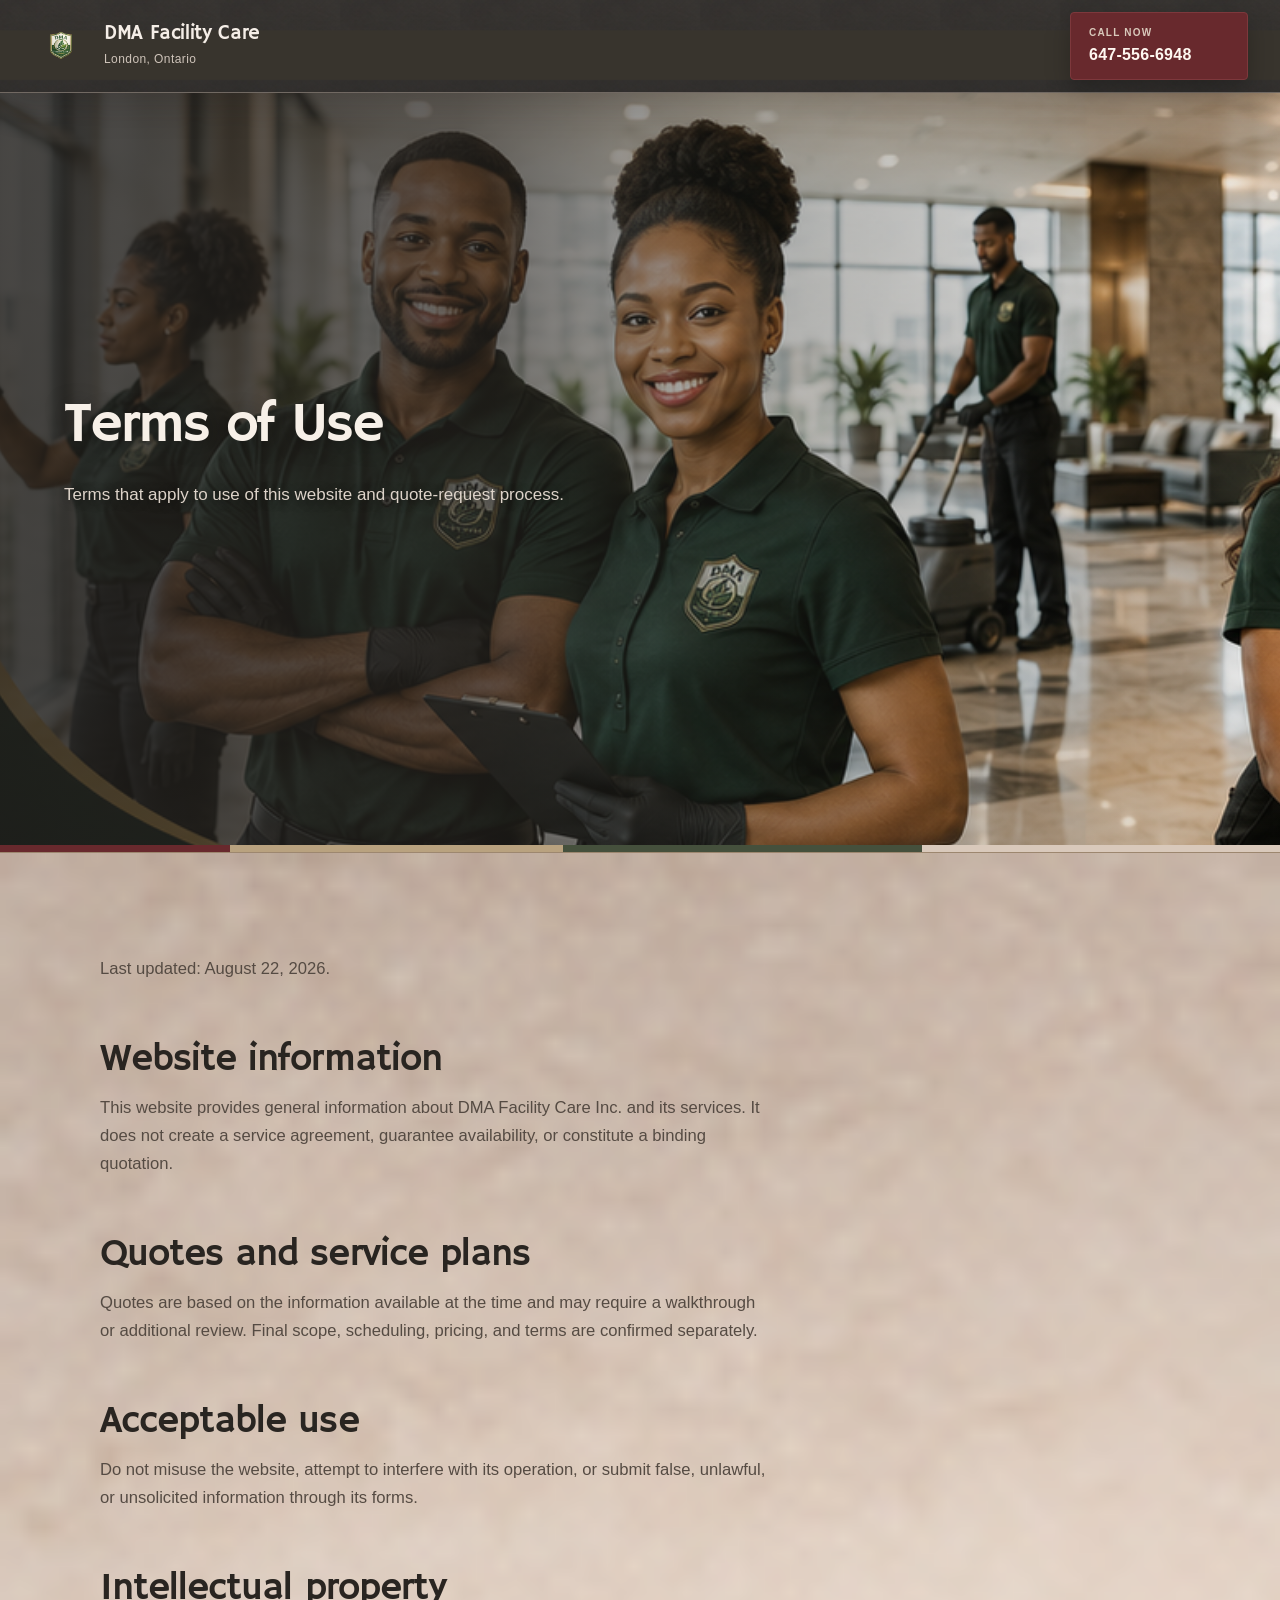
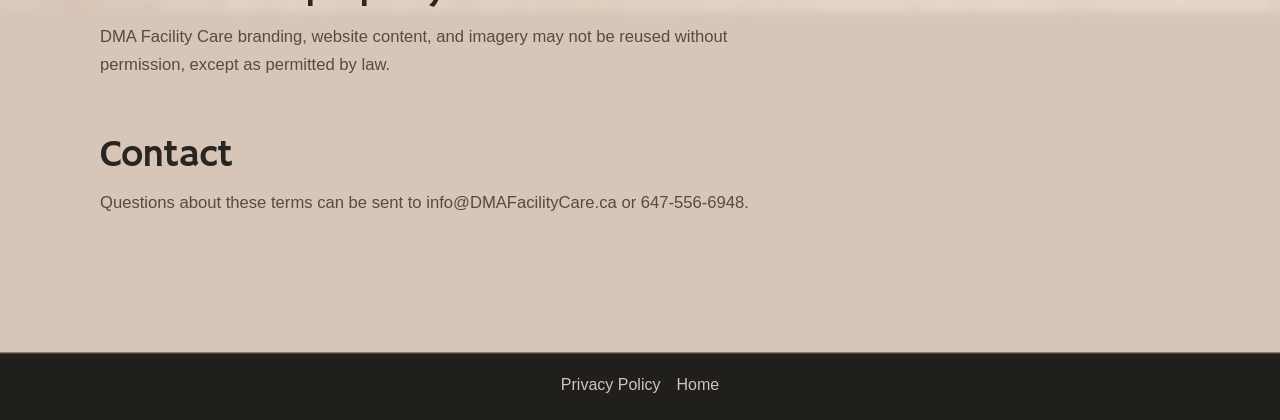
<file: terms/index.html>
<!doctype html><html lang="en-CA"><head><meta charset="utf-8"><meta name="viewport" content="width=device-width, initial-scale=1"><title>Website Terms | DMA Facility Care</title><meta name="description" content="Website terms for DMA Facility Care."><link rel="canonical" href="https://www.dmafacilitycare.ca/terms/"><link rel="stylesheet" href="../styles.css"></head><body><a class="skip-link" href="#main">Skip to content</a><header class="site-header is-scrolled"><nav class="nav-shell" aria-label="Main navigation"><a class="brand" href="../"><img src="../assets/dma-logo.png" alt="DMA Facility Care logo"><span><strong>DMA Facility Care</strong><small>London, Ontario</small></span></a><a class="nav-call" href="tel:6475566948"><span>Call Now</span><strong>647-556-6948</strong></a></nav></header><main id="main"><section class="page-hero"><div class="container"><span class="section-kicker">Website Terms</span><h1>Terms of Use</h1><p>Terms that apply to use of this website and quote-request process.</p></div></section><section class="section"><div class="container page-content"><p>Last updated: August 22, 2026.</p><h2>Website information</h2><p>This website provides general information about DMA Facility Care Inc. and its services. It does not create a service agreement, guarantee availability, or constitute a binding quotation.</p><h2>Quotes and service plans</h2><p>Quotes are based on the information available at the time and may require a walkthrough or additional review. Final scope, scheduling, pricing, and terms are confirmed separately.</p><h2>Acceptable use</h2><p>Do not misuse the website, attempt to interfere with its operation, or submit false, unlawful, or unsolicited information through its forms.</p><h2>Intellectual property</h2><p>DMA Facility Care branding, website content, and imagery may not be reused without permission, except as permitted by law.</p><h2>Contact</h2><p>Questions about these terms can be sent to info@DMAFacilityCare.ca or 647-556-6948.</p></div></section></main><footer class="site-footer"><div class="footer-bottom"><a href="../privacy-policy/">Privacy Policy</a><a href="../">Home</a></div></footer></body></html>
</file>
<file: styles.css>
:root {
  --green-950: #031f17;
  --green-900: #073423;
  --green-800: #0b4a32;
  --green-700: #14623f;
  --green-100: #e8f2ea;
  --gold-500: #cda256;
  --gold-300: #ead39c;
  --cream: #f7f4ed;
  --white: #ffffff;
  --ink: #17211c;
  --muted: #5d6b63;
  --line: rgba(7, 52, 35, 0.12);
  --shadow: 0 24px 70px rgba(3, 31, 23, 0.14);
  --radius: 8px;
  --container: min(1180px, calc(100% - 40px));
  --font-display: Georgia, "Times New Roman", serif;
  --font-body: Arial, Helvetica, sans-serif;
}

/* Surface Study — approved first-viewport direction */
@font-face {
  font-family: "Hammersmith One";
  src: url("assets/fonts/hammersmith-one.ttf") format("truetype");
  font-style: normal;
  font-weight: 400;
  font-display: swap;
}

::selection {
  color: #f5eee5;
  background: #68292d;
}

body {
  background: #d7c5b7;
  color: #272421;
  font-family: "Segoe UI", Arial, sans-serif;
}

.surface-study {
  position: relative;
  background: #d7c5b7;
  overflow: hidden;
}

.comp-frame {
  position: relative;
  width: 100%;
  aspect-ratio: 1487 / 1058;
  min-height: 760px;
  overflow: hidden;
  isolation: isolate;
  background: #d9c7b7;
}

.wall-ground {
  position: absolute;
  inset: 10.4% 0 21.7%;
  z-index: -3;
  background-color: #d9c7b7;
  background-image: linear-gradient(rgba(255,255,255,.08), rgba(255,255,255,.08)), url("assets/plates/wall-limestone.png");
  background-repeat: no-repeat;
  background-size: auto, 100% 100%;
  box-shadow: inset 0 14px 42px rgba(55, 43, 34, .08);
}

.study-header {
  position: absolute;
  inset: 0 0 auto;
  z-index: 30;
  height: 10.4%;
  display: flex;
  align-items: center;
  gap: 2.1vw;
  padding: 0 2.35vw;
  color: #f6f1e9;
  background: #302e2a url("assets/plates/header-lacquer.png") center / 120px 94px repeat;
  border-bottom: 1px solid rgba(206, 181, 151, .64);
  box-shadow: 0 7px 18px rgba(43, 34, 27, .18);
}

.study-brand {
  align-self: stretch;
  min-width: 32.7%;
  display: flex;
  align-items: center;
  gap: 1.2vw;
  color: #f4eee6;
}

.contained-logo {
  width: clamp(62px, 5.9vw, 88px);
  height: calc(100% - 16px);
  object-fit: contain;
  flex: none;
}

.study-brand span {
  padding-left: 1.3vw;
  border-left: 1px solid rgba(244, 238, 230, .72);
  font-family: "Hammersmith One", sans-serif;
  font-size: clamp(18px, 2.05vw, 31px);
  line-height: 1;
  white-space: nowrap;
}

.study-nav {
  display: flex;
  align-items: center;
  justify-content: center;
  gap: 2.15vw;
  flex: 1;
  white-space: nowrap;
}

.study-nav a {
  position: relative;
  padding: 13px 0;
  color: #f2ece4;
  font-size: clamp(11px, .87vw, 14px);
  line-height: 1;
}

.study-nav a::after {
  content: "";
  position: absolute;
  left: 0;
  right: 100%;
  bottom: 5px;
  height: 1px;
  background: #c6aa89;
  transition: right 260ms cubic-bezier(.16, 1, .3, 1);
}

.study-nav a:hover::after,
.study-nav a:focus-visible::after {
  right: 0;
}

.study-nav a span {
  margin-left: 3px;
  font-size: .85em;
}

.header-actions {
  display: flex;
  align-items: center;
  gap: .65vw;
  flex: none;
}

.header-phone,
.header-quote,
.hero-quote,
.hero-phone {
  display: inline-flex;
  align-items: center;
  justify-content: center;
  font-weight: 700;
  line-height: 1;
}

.header-phone {
  min-height: 42px;
  padding: 0 12px;
  gap: 8px;
  border: 1px solid rgba(247, 241, 233, .76);
  color: #f7f1e9;
  font-size: clamp(11px, .78vw, 13px);
}

.header-phone svg,
.hero-phone svg {
  width: 18px;
  height: 18px;
  fill: currentColor;
}

.header-quote {
  min-height: 44px;
  padding: 0 15px;
  gap: 10px;
  color: #fbf4ec;
  background: #67282c;
  box-shadow: 0 7px 18px rgba(42, 12, 14, .32);
  font-size: clamp(10px, .68vw, 12px);
}

.header-quote:hover,
.hero-quote:hover {
  background: #7b3237;
}

.nav-toggle {
  display: none;
}

.hero-offer {
  position: absolute;
  left: 5.18%;
  top: 16.64%;
  z-index: 12;
  width: 28.92%;
}

.hero-offer h1 {
  max-width: none;
  margin: 0;
  font-family: "Hammersmith One", sans-serif;
  font-size: clamp(48px, 4.5vw, 67px);
  font-weight: 400;
  line-height: .94;
  letter-spacing: -.035em;
  text-wrap: balance;
}

.headline-rule {
  display: block;
  width: 26%;
  height: 7px;
  margin: 2.7vw 0 1.35vw;
  background: linear-gradient(90deg, #8e7a65, #c6ad90 72%, #766451);
  box-shadow: 0 2px 4px rgba(52, 39, 29, .14);
}

.hero-offer > p:not(.proof-line) {
  margin: 0;
  color: #302b27;
  font-size: clamp(18px, 1.72vw, 26px);
  line-height: 1.18;
  letter-spacing: .006em;
}

.offer-actions {
  display: flex;
  flex-direction: column;
  align-items: flex-start;
  gap: .85vw;
  margin-top: 2.65vw;
}

.hero-quote {
  width: 91.5%;
  min-height: 54px;
  padding: 0 26px;
  justify-content: space-between;
  color: #fff7f0;
  background: #68292d;
  box-shadow: 0 8px 18px rgba(59, 24, 24, .25);
  font-size: clamp(15px, 1.18vw, 19px);
}

.hero-phone {
  min-width: 58%;
  min-height: 43px;
  gap: 12px;
  padding: 0 18px;
  border: 2px solid #2b2724;
  color: #241f1c;
  background: rgba(227, 211, 196, .35);
  font-size: clamp(15px, 1.3vw, 20px);
  font-variant-numeric: tabular-nums;
}

.proof-line {
  display: flex;
  align-items: center;
  gap: .5vw;
  margin: 1.25vw 0 0;
  white-space: nowrap;
  color: #211c19;
  font-size: clamp(9px, .86vw, 13px);
  font-weight: 650;
  line-height: 1;
}

.proof-line i {
  width: 4px;
  height: 4px;
  border-radius: 50%;
  background: #716351;
}

.hero-room-plate,
.hero-frame-plate,
.care-panel-plate,
.care-swatch,
.material-ledge,
.results-rail img {
  position: absolute;
  display: block;
  object-fit: cover;
}

.r-hero-room { left: 37.53%; top: 15.69%; width: 40.69%; height: 44.61%; }
.r-hero-frame { left: 36.18%; top: 13.99%; width: 43.44%; height: 48.39%; }
.hero-room-plate { z-index: 4; }
.hero-frame-plate { z-index: 5; }

.care-library,
.results-rail {
  display: contents;
}

.r-care-panel { left: 80.3%; top: 14.27%; width: 18.29%; height: 43.19%; }
.care-panel-plate { z-index: 3; }

.care-heading,
.care-title,
.care-copy,
.results-heading {
  position: absolute;
  z-index: 8;
  margin: 0;
  color: #1d1917;
}

.r-care-heading { left: 82.11%; top: 16.73%; width: 12.37%; height: 2.27%; }
.care-heading,
.results-heading {
  font-size: clamp(9px, .82vw, 13px);
  line-height: 1;
  letter-spacing: .18em;
  text-transform: uppercase;
}

.care-swatch {
  z-index: 6;
  box-shadow: 0 7px 13px rgba(59, 43, 31, .22);
}
.r-swatch-counter { left: 82.04%; top: 21.83%; width: 6.93%; height: 8.88%; }
.r-swatch-floor { left: 82.04%; top: 33.55%; width: 6.93%; height: 9.07%; }
.r-swatch-upholstery { left: 82.04%; top: 45.37%; width: 6.93%; height: 8.88%; }
.r-counter-title { left: 89.44%; top: 22.87%; width: 7.46%; }
.r-counter-copy { left: 89.44%; top: 24.95%; width: 7.53%; }
.r-floor-title { left: 89.44%; top: 34.69%; width: 7.46%; }
.r-floor-copy { left: 89.44%; top: 36.86%; width: 7.53%; }
.r-upholstery-title { left: 89.44%; top: 46.41%; width: 8.07%; }
.r-upholstery-copy { left: 89.44%; top: 50.28%; width: 7.53%; }

.care-title {
  font-size: clamp(8px, .72vw, 11px);
  line-height: 1.05;
  letter-spacing: .08em;
  text-transform: uppercase;
}

.care-copy {
  font-size: clamp(8px, .72vw, 11px);
  line-height: 1.14;
}

.r-material-ledge {
  left: 0;
  top: 64.37%;
  z-index: 2;
  width: 100%;
  height: 13.71%;
}

.service-drawer {
  position: absolute;
  z-index: 7;
  display: block;
  overflow: hidden;
  color: #181512;
}

.service-drawer > img {
  width: 100%;
  height: 100%;
  object-fit: cover;
}

.r-home-drawer { left: 2.02%; top: 78.83%; width: 31.34%; height: 15.69%; }
.r-business-drawer { left: 33.83%; top: 78.83%; width: 32.75%; height: 15.69%; }

.drawer-label {
  position: absolute;
  inset: 0 8% 28%;
  display: flex;
  align-items: center;
  gap: 1.4vw;
}

.drawer-label svg {
  width: clamp(27px, 3vw, 46px);
  height: clamp(27px, 3vw, 46px);
  fill: none;
  stroke: currentColor;
  stroke-width: 1.6;
  stroke-linejoin: miter;
}

.drawer-label b {
  font-size: clamp(18px, 1.88vw, 29px);
  font-weight: 500;
}

.drawer-label i {
  margin-left: auto;
  font-size: clamp(22px, 2.2vw, 34px);
  font-style: normal;
}

.business-drawer {
  color: #f5f0e9;
}

.results-heading { left: 69.54%; top: 77.03%; width: 12.1%; height: 2.84%; }
.r-result-stone { left: 69.74%; top: 80.81%; width: 8.88%; height: 14.56%; }
.r-result-floor { left: 78.68%; top: 80.81%; width: 9.95%; height: 14.56%; }
.r-result-fixture { left: 88.77%; top: 80.81%; width: 8.94%; height: 14.56%; }
.results-rail img { z-index: 6; border: 2px solid rgba(238, 223, 209, .9); }

.service-drawer:hover img,
.results-rail img:hover {
  filter: saturate(1.06) contrast(1.03);
}

@media (max-width: 1100px) {
  .study-brand { min-width: 29%; }
  .study-nav { gap: 1.2vw; }
  .study-nav a { font-size: 10px; }
  .header-phone span { display: none; }
  .header-phone { min-width: 42px; padding: 0; }
  .header-quote { padding-inline: 10px; }
}

@media (max-width: 760px) {
  .surface-study { overflow: visible; }
  .comp-frame { aspect-ratio: auto; min-height: auto; overflow: visible; background: #ddcbbc; }
  .wall-ground { inset: 74px 0 0; }
  .study-header { position: relative; inset: auto; height: 74px; padding: 0 18px; }
  .study-brand { min-width: 0; flex: 1; gap: 10px; }
  .contained-logo { width: 52px; height: 58px; }
  .study-brand span { padding-left: 10px; font-size: 18px; }
  .header-actions { display: none; }
  .nav-toggle { display: grid; gap: 5px; width: 44px; height: 44px; place-content: center; color: #fff; background: transparent; border: 1px solid rgba(255,255,255,.45); }
  .nav-toggle > span:not(.sr-only) { display: block; width: 20px; height: 1px; background: currentColor; }
  .study-nav { position: absolute; top: 74px; left: 0; right: 0; z-index: 40; display: none; padding: 18px; background: #302e2a; box-shadow: 0 14px 30px rgba(35, 27, 22, .25); }
  .study-nav.is-open { display: grid; }
  .study-nav a { font-size: 14px; padding: 12px 4px; }
  .hero-offer { position: relative; left: auto; top: auto; width: auto; padding: 54px 24px 28px; }
  .hero-offer h1 { font-size: clamp(48px, 15vw, 67px); }
  .headline-rule { width: 88px; margin: 28px 0 22px; }
  .hero-offer > p:not(.proof-line) { font-size: 20px; }
  .hero-quote { width: 100%; }
  .hero-phone { min-width: 70%; }
  .proof-line { flex-wrap: wrap; gap: 8px; font-size: 11px; white-space: normal; }
  .hero-room-plate { display: none; }
  .hero-frame-plate { position: relative; left: auto; top: auto; width: calc(100% - 32px); height: auto; margin: 0 16px; aspect-ratio: 1.26; }
  .care-library { display: none; }
  .material-ledge { position: relative; left: auto; top: auto; width: 100%; height: 118px; margin-top: 18px; }
  .service-drawer { position: relative; left: auto; top: auto; width: calc(100% - 32px); height: 150px; margin: 12px 16px; }
  .drawer-label { gap: 18px; }
  .drawer-label b { font-size: 22px; }
  .results-rail { display: grid; grid-template-columns: repeat(3, 1fr); gap: 3px; padding: 42px 16px 28px; position: relative; }
  .results-heading { position: absolute; left: 16px; top: 15px; width: auto; }
  .results-rail img { position: relative; left: auto; top: auto; width: 100%; height: 150px; }
}

@media (prefers-reduced-motion: reduce) {
  *, *::before, *::after { scroll-behavior: auto !important; transition-duration: .01ms !important; animation-duration: .01ms !important; }
}

/* Final cascade lock for the approved Surface Study shell. */
body {
  background: #d7c5b7;
  color: #272421;
  font-family: "Segoe UI", Arial, sans-serif;
}

.study-header .nav-toggle {
  display: none;
}

@media (max-width: 760px) {
  .study-header .nav-toggle {
    display: grid;
  }
}

* {
  box-sizing: border-box;
}

html {
  scroll-behavior: smooth;
}

body {
  margin: 0;
  color: var(--ink);
  background: var(--cream);
  font-family: var(--font-body);
  line-height: 1.6;
}

img {
  display: block;
  max-width: 100%;
}

a {
  color: inherit;
  text-decoration: none;
}

button,
input,
select,
textarea {
  font: inherit;
}

:focus-visible {
  outline: 3px solid var(--gold-500);
  outline-offset: 4px;
}

.skip-link {
  position: absolute;
  left: 16px;
  top: -80px;
  z-index: 100;
  background: var(--gold-500);
  color: var(--green-950);
  padding: 12px 16px;
  border-radius: var(--radius);
  font-weight: 800;
}

.skip-link:focus {
  top: 16px;
}

.sr-only {
  position: absolute;
  width: 1px;
  height: 1px;
  padding: 0;
  margin: -1px;
  overflow: hidden;
  clip: rect(0, 0, 0, 0);
  white-space: nowrap;
  border: 0;
}

.container {
  width: var(--container);
  margin: 0 auto;
}

.site-header {
  position: fixed;
  inset: 0 0 auto;
  z-index: 50;
  padding: 16px 0;
  transition: background 180ms ease, box-shadow 180ms ease, padding 180ms ease;
}

.site-header.is-scrolled {
  background: rgba(3, 31, 23, 0.94);
  box-shadow: 0 12px 40px rgba(0, 0, 0, 0.18);
  padding: 10px 0;
  backdrop-filter: blur(14px);
}

.nav-shell {
  width: var(--container);
  margin: 0 auto;
  display: grid;
  grid-template-columns: auto 1fr auto;
  align-items: center;
  gap: 24px;
}

.brand,
.footer-brand {
  display: inline-flex;
  align-items: center;
  gap: 12px;
  color: var(--white);
}

.brand img {
  width: 62px;
  height: 62px;
  object-fit: contain;
}

.brand strong,
.footer-brand span {
  display: block;
  font-family: var(--font-display);
  font-size: 1.02rem;
}

.brand small {
  display: block;
  color: rgba(255, 255, 255, 0.74);
  font-size: 0.76rem;
  margin-top: 2px;
}

.nav-links {
  justify-self: center;
  display: flex;
  align-items: center;
  gap: 8px;
  padding: 7px;
  border: 1px solid rgba(255, 255, 255, 0.16);
  border-radius: 999px;
  background: rgba(3, 31, 23, 0.42);
}

.nav-links a {
  color: rgba(255, 255, 255, 0.88);
  padding: 9px 14px;
  border-radius: 999px;
  font-size: 0.92rem;
  transition: background 180ms ease, color 180ms ease;
}

.nav-links a:hover {
  background: rgba(255, 255, 255, 0.12);
  color: var(--white);
}

.nav-call {
  display: grid;
  gap: 1px;
  color: var(--green-950);
  background: linear-gradient(135deg, var(--gold-300), var(--gold-500));
  padding: 12px 18px;
  border-radius: 999px;
  box-shadow: 0 10px 26px rgba(0, 0, 0, 0.22);
}

.nav-call span {
  font-size: 0.72rem;
  text-transform: uppercase;
  font-weight: 800;
}

.nav-call strong {
  font-size: 0.95rem;
}

.nav-toggle {
  display: none;
  width: 46px;
  height: 46px;
  border: 1px solid rgba(255, 255, 255, 0.2);
  border-radius: 999px;
  background: rgba(3, 31, 23, 0.72);
  place-items: center;
  padding: 11px;
}

.nav-toggle span:not(.sr-only) {
  display: block;
  width: 20px;
  height: 2px;
  margin: 3px 0;
  background: var(--white);
  border-radius: 99px;
}

.hero {
  position: relative;
  min-height: 820px;
  display: grid;
  align-items: end;
  overflow: hidden;
  color: var(--white);
  background: var(--green-950);
}

.hero picture,
.hero picture img,
.hero-overlay {
  position: absolute;
  inset: 0;
  width: 100%;
  height: 100%;
}

.hero picture img {
  object-fit: cover;
  object-position: center;
}

.hero-overlay {
  background:
    linear-gradient(90deg, rgba(3, 31, 23, 0.92) 0%, rgba(3, 31, 23, 0.72) 34%, rgba(3, 31, 23, 0.18) 70%),
    linear-gradient(180deg, rgba(3, 31, 23, 0.52) 0%, rgba(3, 31, 23, 0.18) 44%, rgba(3, 31, 23, 0.9) 100%);
}

.hero-content {
  position: relative;
  z-index: 1;
  width: var(--container);
  margin: 0 auto;
  padding: 190px 0 70px;
}

.eyebrow,
.section-kicker {
  display: inline-flex;
  align-items: center;
  gap: 10px;
  color: var(--gold-500);
  font-weight: 900;
  letter-spacing: 0;
  text-transform: uppercase;
  font-size: 0.78rem;
}

.eyebrow::before,
.section-kicker::before {
  content: "";
  width: 34px;
  height: 1px;
  background: currentColor;
}

h1,
h2,
h3,
p {
  margin-top: 0;
}

h1,
h2,
h3 {
  line-height: 1.05;
}

h1,
h2 {
  font-family: var(--font-display);
  font-weight: 700;
}

h1 {
  max-width: 760px;
  margin: 18px 0 20px;
  font-size: clamp(3.4rem, 7vw, 7.8rem);
}

h2 {
  font-size: clamp(2.05rem, 4vw, 4.25rem);
  color: var(--green-950);
}

h3 {
  font-size: 1.18rem;
}

.hero-copy {
  max-width: 680px;
  color: rgba(255, 255, 255, 0.86);
  font-size: clamp(1.1rem, 2vw, 1.45rem);
}

.hero-motto {
  display: inline-flex;
  margin: 0 0 26px;
  padding: 10px 14px;
  border: 1px solid rgba(205, 162, 86, 0.46);
  border-radius: 999px;
  color: var(--gold-300);
  background: rgba(3, 31, 23, 0.58);
  font-weight: 900;
}

.hero-actions,
.section-heading.split,
.quote-contact {
  display: flex;
  align-items: center;
  gap: 14px;
  flex-wrap: wrap;
}

.button {
  display: inline-flex;
  align-items: center;
  justify-content: center;
  min-height: 52px;
  padding: 15px 22px;
  border: 0;
  border-radius: 999px;
  font-weight: 900;
  cursor: pointer;
  transition: transform 180ms ease, box-shadow 180ms ease, background 180ms ease;
}

.button:hover {
  transform: translateY(-2px);
}

.button-primary {
  color: var(--green-950);
  background: linear-gradient(135deg, var(--gold-300), var(--gold-500));
  box-shadow: 0 18px 40px rgba(205, 162, 86, 0.28);
}

.button-secondary {
  color: var(--white);
  border: 1px solid rgba(255, 255, 255, 0.34);
  background: rgba(255, 255, 255, 0.1);
}

.trust-row {
  display: grid;
  grid-template-columns: repeat(5, minmax(0, 1fr));
  gap: 12px;
  max-width: 1160px;
  margin-top: 36px;
}

.trust-row span {
  position: relative;
  min-height: 70px;
  display: flex;
  align-items: center;
  padding: 16px 16px 16px 44px;
  border: 1px solid rgba(255, 255, 255, 0.16);
  border-radius: var(--radius);
  background: rgba(3, 31, 23, 0.62);
  backdrop-filter: blur(10px);
  font-weight: 800;
}

.trust-row span::before {
  content: "";
  position: absolute;
  left: 16px;
  width: 14px;
  height: 14px;
  border-radius: 50%;
  background: var(--gold-500);
  box-shadow: inset 0 0 0 4px rgba(3, 31, 23, 0.34);
}

.intro-band {
  padding: 52px 0;
  background: var(--green-950);
  color: var(--white);
}

.intro-grid {
  display: grid;
  grid-template-columns: 1.05fr 0.95fr;
  gap: 48px;
  align-items: center;
}

.intro-grid h2 {
  margin: 12px 0 0;
  color: var(--white);
  font-size: clamp(2rem, 3.4vw, 3.2rem);
}

.intro-grid p {
  margin: 0;
  color: rgba(255, 255, 255, 0.74);
  font-size: 1.1rem;
}

.section {
  padding: 104px 0;
}

.section-alt {
  background: var(--white);
}

.section-dark {
  color: var(--white);
  background:
    linear-gradient(135deg, rgba(205, 162, 86, 0.11), transparent 42%),
    var(--green-950);
}

.section-dark h2,
.section-dark h3 {
  color: var(--white);
}

.section-dark p {
  color: rgba(255, 255, 255, 0.72);
}

.compact {
  padding-top: 88px;
  padding-bottom: 88px;
}

.section-heading {
  max-width: 760px;
  margin-bottom: 42px;
}

.section-heading h2 {
  margin: 12px 0 16px;
}

.section-heading p {
  color: var(--muted);
  font-size: 1.05rem;
}

.section-heading.split {
  max-width: none;
  justify-content: space-between;
  align-items: flex-end;
}

.section-heading.split > div {
  max-width: 760px;
}

.section-cta {
  display: flex;
  justify-content: center;
  margin-top: 34px;
}

.section-cta-dark .button-primary {
  box-shadow: 0 18px 40px rgba(0, 0, 0, 0.22);
}

.text-link {
  color: var(--green-800);
  font-weight: 900;
  border-bottom: 2px solid var(--gold-500);
  padding-bottom: 5px;
}

.feature-grid,
.service-grid,
.review-grid {
  display: grid;
  grid-template-columns: repeat(3, minmax(0, 1fr));
  gap: 18px;
}

.feature-card,
.service-card,
.review-card,
.process-grid article,
.quote-form {
  border: 1px solid var(--line);
  border-radius: var(--radius);
  background: rgba(255, 255, 255, 0.74);
  box-shadow: 0 14px 40px rgba(3, 31, 23, 0.07);
}

.feature-card {
  min-height: 248px;
  padding: 28px;
  transition: transform 180ms ease, box-shadow 180ms ease, border-color 180ms ease;
}

.feature-card:hover,
.service-card:hover {
  transform: translateY(-4px);
  border-color: rgba(205, 162, 86, 0.48);
  box-shadow: var(--shadow);
}

.icon-mark,
.service-icon,
.process-grid span {
  display: inline-grid;
  place-items: center;
  width: 48px;
  height: 48px;
  border-radius: 50%;
  color: var(--green-950);
  background: linear-gradient(135deg, var(--gold-300), var(--gold-500));
  font-size: 0.8rem;
  font-weight: 900;
}

.feature-card h3,
.service-card h3,
.process-grid h3 {
  margin: 22px 0 10px;
  color: var(--green-950);
}

.feature-card p,
.service-card p,
.service-card li,
.review-card p {
  color: var(--muted);
}

.standard-section {
  color: var(--white);
  background:
    linear-gradient(135deg, rgba(205, 162, 86, 0.18), transparent 44%),
    radial-gradient(circle at 86% 8%, rgba(234, 211, 156, 0.12), transparent 30%),
    var(--green-950);
}

.standard-layout {
  display: grid;
  grid-template-columns: 0.82fr 1.18fr;
  gap: 52px;
  align-items: center;
}

.standard-copy {
  position: sticky;
  top: 120px;
}

.standard-copy h2,
.standard-copy h3 {
  color: var(--white);
}

.standard-copy h2 {
  margin: 12px 0 18px;
}

.standard-copy sup {
  font-family: var(--font-body);
  font-size: 0.78rem;
  margin-left: 4px;
}

.standard-copy p {
  color: rgba(255, 255, 255, 0.74);
  font-size: 1.08rem;
}

.standard-section .text-link {
  color: var(--gold-300);
}

.standard-steps {
  display: grid;
  grid-template-columns: repeat(5, minmax(0, 1fr));
  gap: 12px;
}

.standard-steps article {
  min-height: 260px;
  padding: 22px;
  border: 1px solid rgba(255, 255, 255, 0.13);
  border-radius: var(--radius);
  background: rgba(255, 255, 255, 0.075);
  box-shadow: 0 18px 45px rgba(0, 0, 0, 0.16);
}

.standard-steps span {
  display: inline-flex;
  color: var(--gold-300);
  font-weight: 900;
}

.standard-steps h3 {
  margin: 60px 0 10px;
  color: var(--white);
  font-size: 1rem;
}

.standard-steps p {
  margin: 0;
  color: rgba(255, 255, 255, 0.68);
  font-size: 0.92rem;
}

.service-grid {
  grid-template-columns: repeat(4, minmax(0, 1fr));
}

.service-card {
  display: flex;
  flex-direction: column;
  min-height: 520px;
  padding: 26px;
  background: var(--white);
  transition: transform 180ms ease, box-shadow 180ms ease, border-color 180ms ease;
}

.service-top {
  min-height: 148px;
}

.service-desc {
  min-height: 112px;
}

.service-card ul {
  padding-left: 18px;
  margin: auto 0 0;
}

.service-card li + li {
  margin-top: 8px;
}

.industry-grid {
  display: grid;
  grid-template-columns: repeat(7, minmax(120px, 1fr));
  gap: 12px;
}

.industry-grid span {
  min-height: 96px;
  display: grid;
  place-items: center;
  text-align: center;
  padding: 18px;
  border: 1px solid var(--line);
  border-radius: var(--radius);
  background: var(--white);
  color: var(--green-900);
  font-weight: 900;
  box-shadow: 0 10px 30px rgba(3, 31, 23, 0.06);
}

.process-grid {
  display: grid;
  grid-template-columns: repeat(6, minmax(0, 1fr));
  gap: 14px;
}

.process-grid article {
  min-height: 245px;
  padding: 24px;
  background: rgba(255, 255, 255, 0.07);
  border-color: rgba(255, 255, 255, 0.12);
}

.process-grid h3 {
  font-size: 1rem;
}

.results-layout,
.faq-layout,
.quote-layout {
  display: grid;
  grid-template-columns: 0.85fr 1.15fr;
  gap: 56px;
  align-items: center;
}

.results-layout p,
.faq-layout p,
.quote-copy p {
  color: var(--muted);
}

.results-gallery {
  display: grid;
  grid-template-columns: 1.1fr 0.9fr;
  grid-template-rows: repeat(2, minmax(230px, 1fr));
  gap: 14px;
}

.result-card {
  position: relative;
  min-height: 230px;
  margin: 0;
  overflow: hidden;
  border-radius: var(--radius);
  background: var(--green-950);
  box-shadow: var(--shadow);
}

.result-card-large {
  grid-row: span 2;
  min-height: 520px;
}

.result-card img {
  width: 100%;
  height: 100%;
  min-height: inherit;
  object-fit: cover;
  object-position: center;
  transition: transform 500ms ease;
}

.result-card:hover img {
  transform: scale(1.035);
}

.result-card::after {
  content: "";
  position: absolute;
  inset: 0;
  background: linear-gradient(180deg, transparent 46%, rgba(3, 31, 23, 0.78));
}

.result-card figcaption {
  position: absolute;
  left: 16px;
  right: 16px;
  bottom: 16px;
  z-index: 1;
  display: inline-flex;
  width: fit-content;
  max-width: calc(100% - 32px);
  padding: 9px 13px;
  border: 1px solid rgba(255, 255, 255, 0.18);
  border-radius: 999px;
  color: var(--white);
  background: rgba(3, 31, 23, 0.72);
  font-weight: 900;
  font-size: 0.82rem;
  backdrop-filter: blur(10px);
}

.review-card {
  padding: 28px;
  background: var(--white);
}

.stars {
  color: var(--gold-500);
  font-size: 1.05rem;
  margin-bottom: 16px;
}

.review-card strong,
.review-card span {
  display: block;
}

.review-card strong {
  color: var(--green-950);
}

.review-card span {
  color: var(--muted);
  font-size: 0.9rem;
}

.commitment-section {
  background: var(--green-100);
}

.commitment-card {
  display: grid;
  grid-template-columns: 0.95fr 1.05fr auto;
  gap: 32px;
  align-items: center;
  padding: 42px;
  border: 1px solid rgba(7, 52, 35, 0.14);
  border-radius: var(--radius);
  background: var(--white);
  box-shadow: var(--shadow);
}

.commitment-card h2 {
  margin: 12px 0 0;
  font-size: clamp(2rem, 3.2vw, 3.35rem);
}

.commitment-card p {
  margin: 0;
  color: var(--muted);
}

.faq-layout {
  align-items: start;
}

.faq-list {
  display: grid;
  gap: 10px;
}

details {
  border: 1px solid var(--line);
  border-radius: var(--radius);
  background: var(--white);
  box-shadow: 0 10px 26px rgba(3, 31, 23, 0.05);
}

summary {
  cursor: pointer;
  padding: 20px 22px;
  color: var(--green-950);
  font-weight: 900;
}

details p {
  margin: 0;
  padding: 0 22px 20px;
  color: var(--muted);
}

.quote-section {
  padding: 110px 0;
  color: var(--white);
  background:
    linear-gradient(135deg, rgba(205, 162, 86, 0.18), transparent 38%),
    linear-gradient(180deg, var(--green-900), var(--green-950));
}

.quote-layout {
  align-items: start;
}

.quote-copy h2 {
  color: var(--white);
  margin: 12px 0 18px;
}

.quote-copy p {
  color: rgba(255, 255, 255, 0.74);
  font-size: 1.08rem;
}

.quote-contact {
  align-items: stretch;
  margin-top: 30px;
}

.quote-contact a,
.quote-contact span {
  display: inline-flex;
  align-items: center;
  min-height: 48px;
  padding: 12px 15px;
  border: 1px solid rgba(255, 255, 255, 0.16);
  border-radius: 999px;
  background: rgba(255, 255, 255, 0.08);
  color: rgba(255, 255, 255, 0.9);
  font-weight: 800;
}

.trust-row-quote {
  grid-template-columns: 1fr;
  max-width: 520px;
  margin-top: 26px;
}

.trust-row-quote span {
  min-height: 54px;
  background: rgba(255, 255, 255, 0.075);
}

.quote-form {
  display: grid;
  grid-template-columns: repeat(2, minmax(0, 1fr));
  gap: 16px;
  padding: 28px;
  background: var(--white);
  box-shadow: 0 30px 80px rgba(0, 0, 0, 0.22);
}

.quote-form label {
  display: grid;
  gap: 7px;
  color: var(--green-950);
  font-weight: 900;
  font-size: 0.9rem;
}

.quote-form input,
.quote-form select,
.quote-form textarea {
  width: 100%;
  border: 1px solid rgba(7, 52, 35, 0.18);
  border-radius: var(--radius);
  background: #fbfaf7;
  padding: 14px 14px;
  color: var(--ink);
}

.quote-form textarea {
  resize: vertical;
}

.full {
  grid-column: 1 / -1;
}

.form-note {
  grid-column: 1 / -1;
  margin: -2px 0 0;
  color: var(--muted);
  font-size: 0.86rem;
}

.form-status {
  margin: 0;
  border-left: 3px solid var(--gold-500);
  background: rgba(205, 162, 86, 0.12);
  padding: 12px 14px;
  color: var(--green-950);
  font-weight: 800;
}

.form-status:empty {
  display: none;
}

.form-status.is-success {
  border-left-color: var(--green-700);
  background: var(--green-100);
}

.form-status.is-error {
  border-left-color: #a62b2b;
  background: #fff0f0;
  color: #7f1d1d;
}

.form-honeypot {
  position: absolute;
  left: -9999px;
  width: 1px;
  height: 1px;
  overflow: hidden;
}

.site-footer {
  color: rgba(255, 255, 255, 0.78);
  background: var(--green-950);
}

.footer-grid {
  display: grid;
  grid-template-columns: 1.25fr 1fr 1fr 1.15fr;
  gap: 38px;
  padding: 64px 0 44px;
}

.footer-brand img {
  width: 74px;
  height: 74px;
  object-fit: contain;
}

.site-footer h2 {
  margin: 0 0 16px;
  color: var(--white);
  font-family: var(--font-body);
  font-size: 0.9rem;
  text-transform: uppercase;
}

.site-footer a,
.site-footer span {
  display: block;
  margin: 8px 0;
}

.site-footer a:hover {
  color: var(--gold-300);
}

.socials {
  display: flex;
  gap: 8px;
  margin-top: 18px;
}

.socials a {
  display: grid;
  place-items: center;
  width: 38px;
  height: 38px;
  margin: 0;
  border: 1px solid rgba(255, 255, 255, 0.18);
  border-radius: 50%;
  color: var(--green-950);
  background: var(--gold-500);
  font-weight: 900;
  text-transform: uppercase;
}

.footer-bottom {
  border-top: 1px solid rgba(255, 255, 255, 0.1);
  padding: 18px 20px 22px;
  text-align: center;
}

.footer-bottom a { display: inline-block; margin: 0 8px; color: var(--gold-300); }

.page-hero { padding: 180px 0 88px; color: var(--white); background: linear-gradient(120deg, rgba(3,31,23,.94), rgba(3,31,23,.7)), url("assets/dma-premium-cleaning-team.png") center / cover; }
.page-hero h1 { max-width: 920px; margin: 14px 0; }
.page-hero p { max-width: 740px; color: rgba(255,255,255,.84); font-size: 1.14rem; }
.page-content { max-width: 920px; }
.page-content h2 { margin: 56px 0 14px; font-size: clamp(1.8rem, 3vw, 3rem); }
.page-content p, .page-content li { color: var(--muted); font-size: 1.04rem; }
.page-content ul { padding-left: 22px; }
.page-content li + li { margin-top: 10px; }
.scope-grid { display: grid; grid-template-columns: repeat(2, minmax(0,1fr)); gap: 16px; margin-top: 24px; }
.scope-grid article { padding: 22px; border: 1px solid var(--line); border-radius: var(--radius); background: var(--white); box-shadow: 0 12px 30px rgba(3,31,23,.05); }
.scope-grid h3 { color: var(--green-950); margin-bottom: 8px; }
@media (max-width:640px) { .page-hero { padding: 130px 0 64px; } .scope-grid { grid-template-columns: 1fr; } }

[data-animate] {
  opacity: 0;
  transform: translateY(18px);
  transition: opacity 550ms ease, transform 550ms ease;
}

[data-animate].is-visible {
  opacity: 1;
  transform: translateY(0);
}

@media (max-width: 1120px) {
  .service-grid,
  .process-grid,
  .standard-steps {
    grid-template-columns: repeat(2, minmax(0, 1fr));
  }

  .service-card {
    min-height: auto;
  }

  .industry-grid {
    grid-template-columns: repeat(3, minmax(0, 1fr));
  }
}

@media (max-width: 900px) {
  .nav-shell {
    grid-template-columns: auto auto;
    justify-content: space-between;
  }

  .nav-toggle {
    display: grid;
  }

  .nav-links,
  .nav-call {
    display: none;
  }

  .nav-links.is-open {
    position: absolute;
    left: 20px;
    right: 20px;
    top: 88px;
    display: grid;
    gap: 4px;
    padding: 12px;
    border-radius: var(--radius);
    background: rgba(3, 31, 23, 0.98);
  }

  .nav-links.is-open a {
    border-radius: var(--radius);
    padding: 13px 14px;
  }

  .hero {
    min-height: 740px;
  }

  .hero picture img {
    object-position: 64% center;
  }

  .hero-overlay {
    background:
      linear-gradient(90deg, rgba(3, 31, 23, 0.94), rgba(3, 31, 23, 0.42)),
      linear-gradient(180deg, rgba(3, 31, 23, 0.34), rgba(3, 31, 23, 0.92));
  }

  .hero-content {
    padding-top: 160px;
  }

  .trust-row,
  .intro-grid,
  .feature-grid,
  .standard-layout,
  .results-layout,
  .faq-layout,
  .quote-layout,
  .commitment-card,
  .footer-grid {
    grid-template-columns: 1fr;
  }

  .feature-grid,
  .review-grid {
    grid-template-columns: repeat(2, minmax(0, 1fr));
  }

  .results-gallery {
    grid-template-columns: 1fr;
    grid-template-rows: auto;
  }

  .result-card,
  .result-card-large {
    min-height: 360px;
    grid-row: auto;
  }

  .standard-copy {
    position: static;
  }

  .standard-steps article {
    min-height: 220px;
  }

  .standard-steps h3 {
    margin-top: 42px;
  }

  .commitment-card {
    padding: 32px;
  }
}

@media (max-width: 640px) {
  :root {
    --container: min(100% - 28px, 1180px);
  }

  .site-header {
    padding: 10px 0;
  }

  .brand img {
    width: 54px;
    height: 54px;
  }

  .brand strong {
    font-size: 0.92rem;
  }

  .brand small {
    font-size: 0.7rem;
  }

  .hero {
    min-height: 94svh;
  }

  .hero-content {
    padding: 112px 0 30px;
  }

  h1 {
    font-size: clamp(2.6rem, 13vw, 3.35rem);
  }

  h2 {
    font-size: 2.15rem;
  }

  .hero-actions .button,
  .quote-form .button {
    width: 100%;
  }

  .feature-grid,
  .service-grid,
  .industry-grid,
  .process-grid,
  .standard-steps,
  .review-grid,
  .quote-form {
    grid-template-columns: 1fr;
  }

  .trust-row {
    grid-template-columns: repeat(2, minmax(0, 1fr));
    gap: 8px;
    margin-top: 22px;
  }

  .trust-row span {
    min-height: 58px;
    padding: 12px 10px 12px 34px;
    font-size: 0.76rem;
  }

  .trust-row span::before {
    left: 11px;
    width: 12px;
    height: 12px;
  }

  .trust-row-quote {
    grid-template-columns: 1fr;
  }

  .standard-steps article {
    min-height: auto;
  }

  .standard-steps h3 {
    margin-top: 28px;
  }

  .section {
    padding: 76px 0;
  }

  .section-heading.split {
    align-items: flex-start;
  }

  .service-top,
  .service-desc {
    min-height: 0;
  }

  .result-card,
  .result-card-large {
    min-height: 310px;
  }

  .commitment-card {
    padding: 26px;
  }

  .quote-form .full,
  .full {
    grid-column: auto;
  }
}

@media (prefers-reduced-motion: reduce) {
  *,
  *::before,
  *::after {
    scroll-behavior: auto !important;
    transition-duration: 0.001ms !important;
    animation-duration: 0.001ms !important;
  }
}

/* Final cascade lock for the approved Surface Study shell. */
body {
  background: #d7c5b7;
  color: #272421;
  font-family: "Segoe UI", Arial, sans-serif;
}

.study-header .nav-toggle { display: none; }

@media (max-width: 760px) {
  .study-header .nav-toggle { display: grid; }
}

/* Measured desktop lock: comp coordinates at 1487 × 1058. */
@media (min-width: 761px) {
  .study-header {
    display: block;
    padding: 0;
  }

  .study-brand,
  .study-nav,
  .header-actions,
  .hero-offer,
  .offer-actions {
    display: contents;
  }

  .contained-logo {
    position: absolute;
    left: 3.23%;
    top: 7%;
    width: 5.75%;
    height: 86%;
  }

  .study-brand span {
    position: absolute;
    left: 14.32%;
    top: 38.2%;
    width: 20.85%;
    padding: 0;
    border: 0;
    font-size: clamp(27px, 2.35vw, 35px);
  }

  .study-brand span::before {
    content: "";
    position: absolute;
    left: -1.55vw;
    top: -8px;
    width: 1px;
    height: 42px;
    background: rgba(244, 238, 230, .72);
  }

  .study-nav a {
    position: absolute;
    top: 43.6%;
    padding: 0;
    font-size: clamp(14px, 1.14vw, 17px);
    font-weight: 650;
    letter-spacing: .01em;
  }

  .study-nav a:nth-child(1) { left: 38.67%; width: 6.99%; }
  .study-nav a:nth-child(2) { left: 48.15%; width: 7.26%; }
  .study-nav a:nth-child(3) { left: 57.83%; width: 9.28%; }
  .study-nav a:nth-child(4) { left: 69.47%; width: 4.37%; }

  .header-phone {
    position: absolute;
    left: 74.78%;
    top: 30.9%;
    width: 9.21%;
    height: 43.7%;
    min-height: 0;
    padding: 0;
    font-size: clamp(12px, .94vw, 14px);
  }

  .header-quote {
    position: absolute;
    left: 84.53%;
    top: 29%;
    width: 14.39%;
    height: 45.5%;
    min-height: 0;
    padding: 0 14px;
    font-size: clamp(11px, .94vw, 14px);
  }

  .hero-offer h1 {
    position: absolute;
    left: 4.84%;
    top: 16.64%;
    width: 28.92%;
    height: 17.77%;
    font-size: clamp(54px, 4.5vw, 67px);
    line-height: .91;
  }

  .headline-rule {
    position: absolute;
    left: 5.31%;
    top: 36.67%;
    width: 7.53%;
    height: 1.13%;
    margin: 0;
    background: linear-gradient(180deg, #eee2d5 0%, #b6a083 32%, #7a664f 58%, #cbb596 100%);
    box-shadow: inset 0 1px rgba(255,255,255,.75), 0 2px 4px rgba(52,39,29,.22);
  }

  .hero-offer > p:not(.proof-line) {
    position: absolute;
    left: 5.25%;
    top: 39.51%;
    width: 26.63%;
    height: 8.32%;
    font-size: clamp(21px, 1.75vw, 26px);
    line-height: 1.16;
  }

  .hero-quote {
    position: absolute;
    left: 5.18%;
    top: 50.85%;
    width: 26.5%;
    height: 5.29%;
    min-height: 0;
    font-size: clamp(17px, 1.28vw, 19px);
  }

  .hero-phone {
    position: absolute;
    left: 5.31%;
    top: 57.37%;
    width: 16.68%;
    height: 4.16%;
    min-width: 0;
    min-height: 0;
    font-size: clamp(18px, 1.35vw, 20px);
  }

  .proof-line {
    position: absolute;
    left: 5.18%;
    top: 62.95%;
    width: 30.6%;
    height: 2.27%;
    margin: 0;
    z-index: 12;
    font-size: clamp(11px, .87vw, 13px);
  }

  .drawer-label {
    inset: 0;
    display: block;
  }

  .home-drawer .drawer-label svg {
    position: absolute;
    left: 16.1%;
    top: 33.1%;
    width: 11.6%;
    height: 32.5%;
  }

  .home-drawer .drawer-label b {
    position: absolute;
    left: 32.15%;
    top: 34%;
    font-size: clamp(24px, 1.95vw, 29px);
    white-space: nowrap;
  }

  .home-drawer .drawer-label i {
    position: absolute;
    right: 7%;
    top: 28%;
  }

  .business-drawer .drawer-label svg {
    position: absolute;
    left: 14.2%;
    top: 34.9%;
    width: 11.1%;
    height: 31.3%;
  }

  .business-drawer .drawer-label b {
    position: absolute;
    left: 28.5%;
    top: 34%;
    font-size: clamp(24px, 1.95vw, 29px);
    white-space: nowrap;
  }

  .business-drawer .drawer-label i {
    position: absolute;
    right: 7%;
    top: 28%;
  }

  .results-heading {
    top: 78.16%;
    font-size: 14px;
    line-height: 1;
    font-family: "Segoe UI", Arial, sans-serif;
    font-weight: 700;
    letter-spacing: .14em;
    white-space: nowrap;
    color: #1d1917;
  }

  .results-heading::after {
    content: "";
    position: absolute;
    left: 103%;
    top: 48%;
    width: 125%;
    height: 1px;
    background: #9b8875;
  }

  .care-heading,
  .care-title,
  .care-copy {
    color: #171211;
  }

  .care-copy {
    letter-spacing: 0;
  }
}

/* Full-page continuation — finishes library */
.library-shell {
  width: min(1320px, calc(100% - 64px));
  margin-inline: auto;
}

.folio-index {
  margin: 0 0 18px;
  color: #594f47;
  font: 700 11px/1.2 "Segoe UI", Arial, sans-serif;
  letter-spacing: .18em;
  text-transform: uppercase;
}

.audience-section {
  padding: 118px 0 128px;
  color: #292521;
  background:
    linear-gradient(rgba(255,255,255,.28), rgba(255,255,255,.28)),
    #d9c9bb url("assets/plates/wall-limestone.png") center / 100% 100% no-repeat;
}

.editorial-intro {
  display: grid;
  grid-template-columns: 1.35fr 1fr;
  gap: 52px;
  align-items: end;
  padding-bottom: 62px;
  border-bottom: 1px solid rgba(64,52,43,.34);
}

.editorial-intro .folio-index { align-self: start; }

.editorial-intro h2,
.standard-lead h2,
.catalogue-head h2,
.project-heading h2,
.faq-library h2,
.premium-quote h2 {
  max-width: none;
  margin: 0;
  color: #27231f;
  font-family: "Hammersmith One", "Segoe UI", sans-serif;
  font-weight: 400;
  letter-spacing: -.035em;
}

.editorial-intro h2 { font-size: clamp(50px, 5vw, 76px); line-height: .96; }
.editorial-intro > p:last-child { max-width: 510px; margin: 0; font-size: 19px; line-height: 1.65; }

.audience-folios {
  display: grid;
  grid-template-columns: 1fr 1fr;
  border-bottom: 1px solid rgba(64,52,43,.34);
}

.audience-folio {
  min-width: 0;
  padding: 64px 0 0;
}

.audience-folio + .audience-folio {
  padding-left: 64px;
  border-left: 1px solid rgba(64,52,43,.34);
}

.audience-home { padding-right: 64px; }

.folio-image {
  position: relative;
  height: 410px;
  overflow: hidden;
  border: 1px solid rgba(70,56,46,.42);
  box-shadow: 0 20px 48px rgba(53,40,31,.16);
}

.folio-image img { width: 100%; height: 100%; object-fit: cover; transition: transform 700ms cubic-bezier(.16,1,.3,1); }
.audience-folio:hover .folio-image img { transform: scale(1.025); }
.folio-image span {
  position: absolute;
  left: 20px;
  bottom: 18px;
  padding: 9px 12px;
  color: #f4ede4;
  background: rgba(43,40,35,.88);
  font-size: 11px;
  font-weight: 700;
  letter-spacing: .14em;
  text-transform: uppercase;
}

.folio-copy { padding: 38px 4px 58px; }
.folio-number { margin: 0 0 20px; color: #594f47; font-size: 12px; font-weight: 700; letter-spacing: .14em; text-transform: uppercase; }
.folio-copy h3 { max-width: 590px; margin: 0 0 18px; font-size: clamp(29px, 2.5vw, 40px); line-height: 1.08; letter-spacing: -.03em; }
.folio-copy > p:not(.folio-number) { max-width: 580px; margin: 0 0 24px; color: #4d4640; font-size: 17px; line-height: 1.6; }
.folio-copy ul { margin: 0 0 32px; padding: 0; list-style: none; border-top: 1px solid rgba(64,52,43,.24); }
.folio-copy li { padding: 13px 0; border-bottom: 1px solid rgba(64,52,43,.24); font-size: 14px; }
.folio-copy a { display: inline-flex; gap: 22px; align-items: center; color: #67282c; font-size: 14px; font-weight: 750; letter-spacing: .03em; }
.folio-copy a span { font-size: 22px; transition: transform 220ms ease; }
.folio-copy a:hover span { transform: translateX(5px); }

.standard-ledger {
  color: #f4eee7;
  background: #302e2a url("assets/plates/header-lacquer.png") center / 120px 94px repeat;
  border-top: 1px solid #b9a27f;
  border-bottom: 1px solid #b9a27f;
}

.standard-ledger-grid {
  display: grid;
  grid-template-columns: .82fr 1.18fr;
  min-height: 720px;
}

.standard-lead { padding: 112px 76px 92px 0; border-right: 1px solid rgba(222,203,178,.28); }
.standard-lead .folio-index { color: #bcae9f; }
.standard-lead h2 { color: #f3ece4; font-size: clamp(54px, 5vw, 78px); line-height: .96; }
.standard-lead h2 sup { font: 600 13px/1 "Segoe UI", sans-serif; vertical-align: top; letter-spacing: 0; }
.standard-lead > p:not(.folio-index) { max-width: 450px; margin: 30px 0 42px; color: #cfc5ba; font-size: 19px; line-height: 1.65; }
.oxblood-link { display: inline-flex; gap: 28px; align-items: center; padding: 17px 22px; color: #fff6ee; background: #68292d; font-weight: 750; box-shadow: 0 9px 24px rgba(0,0,0,.25); }

.standard-list { margin: 0; padding: 72px 0 72px 76px; list-style: none; counter-reset: none; }
.standard-list li { display: grid; grid-template-columns: 74px 1fr; gap: 20px; align-items: start; padding: 28px 0; border-bottom: 1px solid rgba(222,203,178,.24); }
.standard-list li:first-child { border-top: 1px solid rgba(222,203,178,.24); }
.standard-list li > span { color: #bea98d; font-size: 12px; font-weight: 700; letter-spacing: .16em; }
.standard-list h3 { margin: -4px 0 6px; color: #f6efe7; font: 400 clamp(23px, 2vw, 31px)/1.15 "Hammersmith One", sans-serif; }
.standard-list p { max-width: 560px; margin: 0; color: #bfb5ab; line-height: 1.55; }

.trust-ledger { display: grid; grid-template-columns: repeat(4, 1fr); border-top: 1px solid rgba(222,203,178,.3); }
.trust-ledger span { padding: 24px 28px; text-align: center; font-size: 11px; font-weight: 750; letter-spacing: .13em; text-transform: uppercase; }
.trust-ledger span + span { border-left: 1px solid rgba(222,203,178,.3); }

.service-catalogue { padding: 118px 0 126px; background: #e9ddd1; }
.catalogue-head { display: grid; grid-template-columns: 1fr; gap: 48px; padding-bottom: 58px; }
.catalogue-head h2 { max-width: 930px; font-size: clamp(45px, 4.5vw, 68px); line-height: .98; }
.catalogue-rows { border-top: 1px solid #8e8174; }
.catalogue-rows a { display: grid; grid-template-columns: 72px 1.05fr 1fr 40px; gap: 24px; align-items: center; min-height: 104px; color: #29241f; border-bottom: 1px solid #8e8174; transition: color 220ms ease, background 220ms ease, padding 220ms ease; }
.catalogue-rows a:hover { padding-inline: 18px; color: #f5eee6; background: #4f5943; }
.catalogue-rows span { font-size: 11px; font-weight: 700; letter-spacing: .15em; }
.catalogue-rows strong { font: 400 clamp(24px, 2.4vw, 36px)/1.1 "Hammersmith One", sans-serif; }
.catalogue-rows em { color: #554b43; font-size: 14px; font-style: normal; }
.catalogue-rows a:hover em { color: #d9d1c8; }
.catalogue-rows i { font-size: 26px; font-style: normal; text-align: right; }

.project-section { padding: 118px 0 132px; color: #2b2622; background: #d1c0b2; }
.project-heading { display: grid; grid-template-columns: 1.35fr .65fr; gap: 72px; align-items: end; margin-bottom: 52px; }
.project-heading h2 { font-size: clamp(52px, 5vw, 76px); line-height: .95; }
.project-heading > p { max-width: 430px; margin: 0; color: #4e453e; font-size: 16px; line-height: 1.65; }
.project-grid { display: grid; grid-template-columns: 1.25fr .75fr; grid-template-rows: repeat(2, 300px); gap: 18px; }
.project-grid figure { position: relative; margin: 0; overflow: hidden; border: 1px solid rgba(67,54,44,.4); }
.project-grid .project-main { grid-row: 1 / 3; }
.project-grid img { width: 100%; height: 100%; object-fit: cover; transition: transform 700ms cubic-bezier(.16,1,.3,1); }
.project-grid figure:hover img { transform: scale(1.025); }
.project-grid figcaption { position: absolute; inset: auto 0 0; display: flex; justify-content: space-between; gap: 20px; padding: 18px 20px; color: #f8f0e8; background: linear-gradient(transparent, rgba(30,25,22,.82)); }
.project-grid figcaption span { font-size: 11px; font-weight: 700; letter-spacing: .13em; text-transform: uppercase; }
.project-grid figcaption b { font-size: 13px; }

.faq-library { padding: 118px 0; color: #f3ece4; background: #45503c; }
.faq-library-grid { display: grid; grid-template-columns: .75fr 1.25fr; gap: 100px; }
.faq-library .folio-index { color: #ddd0c2; }
.faq-library h2 { color: #f5eee7; font-size: clamp(50px, 4.6vw, 70px); line-height: .98; }
.faq-library-grid > div:first-child > p:last-child { max-width: 420px; margin-top: 28px; color: #d0c8be; font-size: 18px; line-height: 1.65; }
.faq-library .faq-list { display: block; }
.faq-library details { padding-left: 12px; border: 0; border-bottom: 1px solid rgba(235,224,212,.3); background: transparent; }
.faq-library details:first-child { border-top: 1px solid rgba(235,224,212,.3); }
.faq-library summary { padding: 24px 44px 24px 0; color: #f5eee7; font-size: 18px; font-weight: 650; }
.faq-library details p { max-width: 680px; padding: 0 40px 25px 0; color: #d0c8be; line-height: 1.65; }
.faq-library summary::after { right: 4px; color: #dac9b6; }

.premium-quote { padding: 124px 0; color: #29231f; background: #e8d9cb url("assets/plates/wall-limestone.png") center / cover no-repeat; }
.premium-quote .quote-layout { display: grid; grid-template-columns: .7fr 1.3fr; gap: 88px; align-items: start; }
.premium-quote .quote-copy { position: sticky; top: 36px; }
.premium-quote .folio-index { color: #594f47; }
.premium-quote h2 { font-size: clamp(52px, 4.6vw, 70px); line-height: .98; }
.premium-quote .quote-copy > p:not(.folio-index):not(.consultation-note) { max-width: 480px; margin: 28px 0; color: #5a5149; font-size: 19px; line-height: 1.65; }
.premium-quote .quote-contact { display: grid; gap: 8px; margin: 34px 0; }
.premium-quote .quote-contact a,
.premium-quote .quote-contact span { min-height: 46px; padding: 11px 0; border: 0; border-bottom: 1px solid rgba(70,56,46,.27); border-radius: 0; background: transparent; }
.premium-quote .quote-contact a { color: #68292d; font-size: 18px; font-weight: 750; }
.premium-quote .quote-contact span { color: #514840; }
.consultation-note { padding-top: 20px; border-top: 1px solid rgba(70,56,46,.32); font-size: 11px; font-weight: 750; letter-spacing: .11em; text-transform: uppercase; }
.premium-quote .quote-form { display: grid; grid-template-columns: repeat(2, minmax(0, 1fr)); gap: 22px 20px; padding: 44px; color: #f2ebe3; background: #302e2a url("assets/plates/header-lacquer.png") center / 120px 94px repeat; border: 1px solid #9a8063; box-shadow: 0 26px 70px rgba(58,42,31,.22); }
.premium-quote .quote-form label { display: grid; gap: 8px; color: #d8cec3; font-size: 11px; font-weight: 750; letter-spacing: .1em; text-transform: uppercase; }
.premium-quote .quote-form input,
.premium-quote .quote-form select,
.premium-quote .quote-form textarea { width: 100%; min-height: 52px; padding: 13px 14px; color: #f7f1ea; background: rgba(255,255,255,.055); border: 1px solid rgba(230,216,201,.36); border-radius: 0; outline: none; font: 400 16px/1.35 "Segoe UI", Arial, sans-serif; text-transform: none; letter-spacing: 0; transition: border-color 180ms ease, background 180ms ease; }
.premium-quote .quote-form select option { color: #241f1b; background: #f2e8de; }
.premium-quote .quote-form input:focus,
.premium-quote .quote-form select:focus,
.premium-quote .quote-form textarea:focus { border-color: #d8bd9c; background: rgba(255,255,255,.09); box-shadow: 0 0 0 3px rgba(216,189,156,.14); }
.premium-quote .quote-form textarea { min-height: 130px; resize: vertical; }
.premium-quote .quote-form .full { grid-column: 1 / -1; }
.premium-quote .quote-form .button { min-height: 56px; color: #fff8f1; background: #68292d; border: 1px solid #7f3439; border-radius: 0; font-size: 14px; letter-spacing: .02em; box-shadow: 0 9px 22px rgba(0,0,0,.25); }
.premium-quote .form-note,
.premium-quote .form-status { margin: 0; color: #bfb4aa; font-size: 12px; line-height: 1.5; }
.premium-quote .form-status { padding-inline: 0; border-left: 0; background: transparent; }

.site-footer { color: #e8e0d8; background: #211f1c; border-top: 1px solid #91785e; }
.site-footer .footer-brand img { width: 72px; height: 72px; object-fit: contain; }
.site-footer .footer-brand span,
.site-footer h2 { color: #f2eae1; }
.site-footer a { color: #cfc5bb; }
.site-footer a:hover { color: #fff; }
.footer-bottom { border-color: rgba(255,255,255,.13); }

@media (max-width: 900px) {
  .library-shell { width: min(100% - 40px, 760px); }
  .editorial-intro,
  .catalogue-head,
  .project-heading,
  .standard-ledger-grid,
  .faq-library-grid,
  .premium-quote .quote-layout { grid-template-columns: 1fr; }
  .editorial-intro { gap: 20px; }
  .audience-folios { grid-template-columns: 1fr; }
  .audience-home { padding-right: 0; }
  .audience-folio + .audience-folio { padding-left: 0; border-left: 0; border-top: 1px solid rgba(64,52,43,.34); }
  .standard-lead { padding: 84px 0 60px; border-right: 0; }
  .standard-list { padding: 0 0 72px; }
  .faq-library-grid { gap: 56px; }
  .premium-quote .quote-copy { position: static; }
}

@media (max-width: 620px) {
  .library-shell { width: calc(100% - 32px); }
  .audience-section,
  .service-catalogue,
  .project-section,
  .faq-library,
  .premium-quote { padding: 78px 0; }
  .editorial-intro { padding-bottom: 42px; }
  .editorial-intro h2,
  .standard-lead h2,
  .catalogue-head h2,
  .project-heading h2,
  .faq-library h2,
  .premium-quote h2 { font-size: 44px; }
  .audience-folio { padding-top: 42px; }
  .folio-image { height: 300px; }
  .folio-copy { padding-bottom: 46px; }
  .trust-ledger { grid-template-columns: 1fr 1fr; }
  .trust-ledger span:nth-child(3) { border-left: 0; border-top: 1px solid rgba(222,203,178,.3); }
  .trust-ledger span:nth-child(4) { border-top: 1px solid rgba(222,203,178,.3); }
  .catalogue-rows a { grid-template-columns: 42px 1fr 28px; gap: 12px; min-height: 92px; }
  .catalogue-rows em { display: none; }
  .project-grid { grid-template-columns: 1fr; grid-template-rows: 380px 240px 240px; }
  .project-grid .project-main { grid-row: auto; }
  .premium-quote .quote-form { grid-template-columns: 1fr; padding: 28px 20px; }
  .premium-quote .quote-form .full { grid-column: auto; }
}

/* Service-page refinement: a calmer, editorial first viewport that preserves
   the Surface Study materials without letting type compete with photography. */
.site-header {
  position: sticky;
  inset: auto;
  top: 0;
  z-index: 60;
  padding: 0;
  color: #f5eee7;
  background: #302e2a url("assets/plates/header-lacquer.png") center / 120px 94px repeat;
  border-bottom: 1px solid rgba(217, 201, 187, 0.38);
  box-shadow: 0 12px 36px rgba(34, 27, 23, 0.16);
}

.site-header.is-scrolled {
  padding: 0;
  background: #302e2a url("assets/plates/header-lacquer.png") center / 120px 94px repeat;
  border-bottom: 1px solid rgba(217, 201, 187, 0.38);
  box-shadow: 0 12px 36px rgba(34, 27, 23, 0.16);
  backdrop-filter: none;
}

.site-header .nav-shell {
  grid-template-columns: minmax(0, 1fr) auto;
  gap: 28px;
  min-height: 92px;
  width: min(calc(100% - 64px), 1320px);
}

.site-header .brand {
  width: fit-content;
  gap: 14px;
  color: #f5eee7;
}

.site-header .brand img {
  width: 58px;
  height: 58px;
}

.site-header .brand strong {
  color: #f5eee7;
  font: 400 20px/1.05 "Hammersmith One", "Segoe UI", sans-serif;
  letter-spacing: -0.018em;
}

.site-header .brand small {
  margin-top: 6px;
  color: #cfc4ba;
  font-size: 12px;
  letter-spacing: 0.035em;
}

.site-header .nav-call {
  display: grid;
  justify-self: end;
  width: auto;
  min-width: 178px;
  padding: 12px 18px;
  color: #fff8f1;
  background: #68292d;
  border: 1px solid #7d383c;
  border-radius: 4px;
  box-shadow: 0 9px 24px rgba(0, 0, 0, 0.25);
}

.site-header .nav-call span {
  color: #d9c9bb;
  font-size: 10px;
  letter-spacing: 0.12em;
}

.site-header .nav-call strong {
  color: #fff8f1;
  font-size: 16px;
  letter-spacing: 0.015em;
}

.page-hero {
  position: relative;
  display: grid;
  align-items: center;
  min-height: clamp(610px, calc(100svh - 92px), 760px);
  padding: 72px 0 78px;
  overflow: hidden;
  color: #f5eee7;
  background:
    linear-gradient(90deg, rgba(33, 31, 28, 0.82) 0%, rgba(40, 37, 33, 0.68) 36%, rgba(44, 45, 38, 0.34) 58%, rgba(33, 36, 31, 0.06) 100%),
    url("assets/dma-premium-cleaning-team.png") 56% 4% / auto 175% no-repeat;
  border-bottom: 1px solid #9d876f;
}

html:has(link[rel="canonical"][href*="residential-cleaning-london-ontario"]) .page-hero {
  background:
    linear-gradient(90deg, rgba(33, 31, 28, 0.68) 0%, rgba(40, 37, 33, 0.52) 43%, rgba(44, 45, 38, 0.2) 70%, rgba(33, 36, 31, 0.02) 100%),
    url("assets/dma-after-living-room.jpg") 62% center / cover no-repeat;
}

.page-hero::after {
  content: "";
  position: absolute;
  inset: auto 0 0;
  height: 7px;
  background: linear-gradient(90deg, #68292d 0 18%, #b9a27f 18% 44%, #45503c 44% 72%, #d9c9bb 72% 100%);
}

.page-hero .container {
  position: relative;
  z-index: 1;
  display: flex;
  flex-direction: column;
  align-items: flex-start;
  justify-content: center;
  width: min(calc(100% - 128px), 1320px);
}

.page-hero .section-kicker {
  display: none;
}

.page-hero h1 {
  max-width: 790px;
  margin: 0;
  color: #f7f0e8;
  font: 400 clamp(56px, 4.3vw, 78px) / 0.97 "Hammersmith One", "Segoe UI", sans-serif;
  letter-spacing: -0.035em;
  text-shadow: 0 3px 22px rgba(0, 0, 0, 0.4);
  text-wrap: balance;
}

.page-hero p {
  max-width: 650px;
  margin: 28px 0 32px;
  color: #ddd3c9;
  font-size: clamp(17px, 1.25vw, 20px);
  line-height: 1.62;
  text-shadow: 0 2px 12px rgba(0, 0, 0, 0.48);
  text-wrap: pretty;
}

.page-hero .button {
  min-height: 54px;
  padding: 16px 22px;
  color: #fff8f1;
  background: #68292d;
  border: 1px solid #7d383c;
  border-radius: 0;
  box-shadow: 0 9px 24px rgba(0, 0, 0, 0.25);
  font-size: 14px;
  letter-spacing: 0.012em;
}

.page-hero .button:hover {
  color: #fff;
  background: #572126;
  transform: translateY(-2px);
}

.page-hero .button:focus-visible,
.site-header .brand:focus-visible,
.site-header .nav-call:focus-visible {
  outline: 3px solid #e3cbaa;
  outline-offset: 4px;
}

.page-hero + .section {
  padding: 102px 0 118px;
  color: #292521;
  background: #e9ddd1 url("assets/plates/wall-limestone.png") center / cover no-repeat;
}

.page-hero + .section .page-content {
  max-width: 1080px;
}

.page-hero + .section .page-content > h2:first-child {
  max-width: 760px;
  margin-top: 0;
  color: #292521;
  font: 400 clamp(42px, 4vw, 62px) / 1 "Hammersmith One", "Segoe UI", sans-serif;
  letter-spacing: -0.032em;
}

.page-hero + .section .page-content h2 {
  color: #292521;
  font-family: "Hammersmith One", "Segoe UI", sans-serif;
  font-weight: 400;
  letter-spacing: -0.025em;
}

.page-hero + .section .page-content p,
.page-hero + .section .page-content li {
  max-width: 72ch;
  color: #554b43;
  line-height: 1.7;
}

.page-hero + .section .scope-grid {
  gap: 0;
  margin: 44px 0 76px;
  border-top: 1px solid #8e8174;
  border-bottom: 1px solid #8e8174;
}

.page-hero + .section .scope-grid article {
  min-height: 210px;
  padding: 34px 38px;
  background: rgba(245, 238, 231, 0.48);
  border: 0;
  border-radius: 0;
  box-shadow: none;
}

.page-hero + .section .scope-grid article + article {
  border-left: 1px solid #8e8174;
}

.page-hero + .section .scope-grid h3 {
  margin: 0 0 14px;
  color: #45503c;
  font: 400 28px/1.08 "Hammersmith One", "Segoe UI", sans-serif;
  letter-spacing: -0.022em;
}

.page-hero + .section .button-primary {
  margin-top: 22px;
  color: #fff8f1;
  background: #68292d;
  border: 1px solid #7d383c;
  border-radius: 0;
  box-shadow: 0 9px 24px rgba(50, 32, 28, 0.22);
}

@media (max-width: 980px) {
  .site-header .nav-shell {
    width: min(calc(100% - 40px), 900px);
  }

  .page-hero {
    min-height: 650px;
    background:
      linear-gradient(90deg, rgba(33, 31, 28, 0.78) 0%, rgba(40, 37, 33, 0.62) 54%, rgba(35, 37, 32, 0.22) 100%),
      url("assets/dma-premium-cleaning-team.png") 57% 4% / auto 175% no-repeat;
  }

  html:has(link[rel="canonical"][href*="residential-cleaning-london-ontario"]) .page-hero {
    background:
      linear-gradient(90deg, rgba(33, 31, 28, 0.7) 0%, rgba(40, 37, 33, 0.54) 56%, rgba(35, 37, 32, 0.17) 100%),
      url("assets/dma-after-living-room.jpg") 68% center / cover no-repeat;
  }

  .page-hero .container {
    width: min(calc(100% - 64px), 860px);
  }

  .page-hero h1 {
    max-width: 680px;
    font-size: clamp(52px, 7.2vw, 68px);
  }
}

@media (max-width: 640px) {
  .site-header {
    position: relative;
  }

  .site-header .nav-shell {
    gap: 12px;
    min-height: 78px;
    width: calc(100% - 28px);
  }

  .site-header .brand {
    gap: 9px;
  }

  .site-header .brand img {
    width: 44px;
    height: 44px;
  }

  .site-header .brand strong {
    font-size: 16px;
  }

  .site-header .brand small {
    display: none;
  }

  .site-header .nav-call {
    min-width: 0;
    padding: 10px 12px;
  }

  .site-header .nav-call span {
    display: none;
  }

  .site-header .nav-call strong {
    font-size: 13px;
  }

  .page-hero {
    min-height: auto;
    padding: 76px 0 70px;
    background:
      linear-gradient(90deg, rgba(33, 31, 28, 0.76), rgba(40, 37, 33, 0.5)),
      url("assets/dma-premium-cleaning-team.png") 58% 3% / auto 165% no-repeat;
  }

  html:has(link[rel="canonical"][href*="residential-cleaning-london-ontario"]) .page-hero {
    background:
      linear-gradient(90deg, rgba(33, 31, 28, 0.68), rgba(40, 37, 33, 0.42)),
      url("assets/dma-after-living-room.jpg") 66% center / cover no-repeat;
  }

  .page-hero .container {
    width: calc(100% - 32px);
  }

  .page-hero h1 {
    max-width: 100%;
    font-size: clamp(42px, 12.5vw, 54px);
    line-height: 0.98;
  }

  .page-hero p {
    margin: 22px 0 28px;
    font-size: 17px;
    line-height: 1.58;
  }

  .page-hero .button {
    width: 100%;
  }

  .page-hero + .section {
    padding: 76px 0 88px;
  }

  .page-hero + .section .scope-grid {
    margin: 36px 0 58px;
  }

  .page-hero + .section .scope-grid article {
    min-height: 0;
    padding: 28px 24px;
  }

  .page-hero + .section .scope-grid article + article {
    border-top: 1px solid #8e8174;
    border-left: 0;
  }
}
</file>
